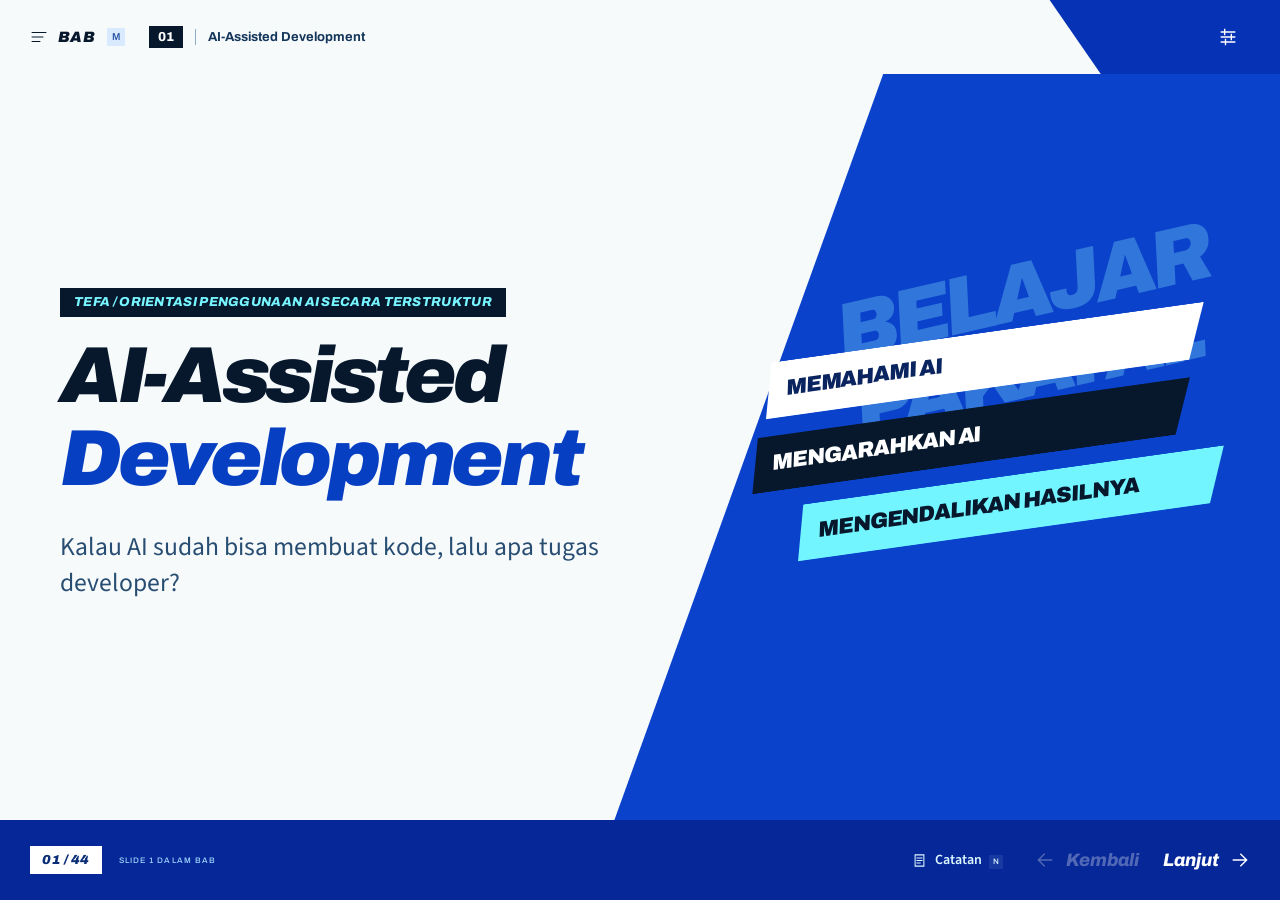
<file: index.html>
<!doctype html>
<html lang="id">
<head>
  <meta charset="utf-8">
  <meta name="viewport" content="width=device-width, initial-scale=1">
  <meta name="theme-color" content="#07182d">
  <meta name="description" content="Presentasi pemateri TEFA tentang mengarahkan pekerjaan AI, menilai rencana, dan menerima hasil berdasarkan bukti.">
  <title>Orientasi Penggunaan AI Tools secara Terstruktur · TEFA</title>
  <link rel="icon" href="favicon.svg" type="image/svg+xml">
  <link rel="stylesheet" href="styles.css">
  <link rel="stylesheet" href="calendar.css">
  <link rel="stylesheet" href="pause-menu.css">
  <link rel="stylesheet" href="presentation.css">
  <link rel="stylesheet" href="case-study.css">
  <link rel="stylesheet" href="story-slides.css">
  <script src="prototypes/p3r-dialogue/dialogue-data.js" defer></script>
  <script src="examples/extracurricular-registration/example.js" defer></script>
  <script src="prototypes/p3r-dialogue/observations.js" defer></script>
  <script src="prototypes/p3r-dialogue/registration-scenario.js" defer></script>
  <script src="prototypes/p3r-dialogue/dialogue-flow.js" defer></script>
  <script src="content.js" defer></script>
  <script src="water.js" defer></script>
  <script src="calendar.js" defer></script>
  <script src="pause-menu.js" defer></script>
  <script src="story-slides.js" defer></script>
  <script src="app.js" defer></script>
</head>
<body>
  <svg class="svg-library" xmlns="http://www.w3.org/2000/svg" aria-hidden="true"><defs>
    <symbol id="i-arrow" viewBox="0 0 24 24"><path d="M4 12h15M13 5l7 7-7 7"/></symbol>
    <symbol id="i-close" viewBox="0 0 24 24"><path d="m5 5 14 14M19 5 5 19"/></symbol>
    <symbol id="i-menu" viewBox="0 0 24 24"><path d="M3 6h18M3 12h14M3 18h10"/></symbol>
    <symbol id="i-settings" viewBox="0 0 24 24"><path d="M4 6h16M4 12h16M4 18h16M8 3v6M16 9v6M9 15v6"/></symbol>
    <symbol id="i-notes" viewBox="0 0 24 24"><path d="M5 3h14v18H5zM8 8h8M8 12h8M8 16h5"/></symbol>
    <symbol id="i-check" viewBox="0 0 24 24"><path d="m5 12 4 4L20 5"/></symbol>
    <symbol id="i-full" viewBox="0 0 24 24"><path d="M9 3H3v6m12-6h6v6M3 15v6h6m12-6v6h-6"/></symbol>
  </defs></svg>
  <a class="skip-link" href="#slide">Langsung ke materi</a>

  <div id="app-shell" class="app-shell">
    <header class="topbar">
      <button id="menu-button" class="chapter-trigger" aria-label="Buka menu bab (M)" aria-haspopup="dialog"><svg><use href="#i-menu"/></svg><span>BAB</span><kbd>M</kbd></button>
      <div class="chapter-context"><span id="chapter-label">01</span><span class="context-divider"></span><strong id="chapter-name">Pengantar</strong></div>
      <div class="header-right"><span id="phase-moon" aria-hidden="true"></span><button id="settings-button" class="icon-button" aria-label="Buka kontrol pemateri" title="Kontrol pemateri"><svg><use href="#i-settings"/></svg></button></div>
    </header>
    <main id="stage" class="stage" aria-label="Materi presentasi"><article id="slide" class="slide" tabindex="-1"></article></main>
    <footer class="slide-footer">
      <div class="footer-location"><strong id="deck-counter">01 / 45</strong><span id="local-counter">SLIDE 1 DALAM BAB</span></div>
      <div class="footer-controls"><button id="notes-button" class="notes-toggle" aria-label="Catatan pemateri" aria-expanded="false" aria-controls="notes-panel"><svg aria-hidden="true"><use href="#i-notes"/></svg><span>Catatan <kbd>N</kbd></span></button><div class="slide-navigation"><button id="previous-button" class="nav-button" aria-label="Slide sebelumnya"><svg class="arrow-back"><use href="#i-arrow"/></svg><span>Kembali</span></button><button id="next-button" class="nav-button nav-next" aria-label="Slide berikutnya"><span>Lanjut</span><svg><use href="#i-arrow"/></svg></button></div></div>
    </footer>
    <section id="notes-panel" class="notes-panel" aria-labelledby="notes-title" hidden><div class="notes-heading"><h2 id="notes-title">Catatan pemateri</h2><button id="close-notes" class="icon-button" aria-label="Tutup catatan"><svg><use href="#i-close"/></svg></button></div><ul id="notes-content"></ul></section>
  </div>
  <button id="exit-clean" class="exit-clean" hidden>Keluar fokus materi <kbd>Esc</kbd></button>

  <dialog id="chapter-menu" class="chapter-menu" aria-label="Pilih bab">
    <canvas id="water-surface" class="water-surface" aria-hidden="true"></canvas>
    <div class="menu-cut" aria-hidden="true"><span class="menu-title menu-title--light"><span class="menu-title-word">TEFA</span><span class="menu-title-number">01</span></span><div class="menu-title-mask"><span class="menu-title"><span class="menu-title-word">TEFA</span><span class="menu-title-number">01</span></span></div></div>
    <nav id="chapter-nav" class="chapter-nav" aria-label="Pilih bab"></nav>
    <section class="pause-topics" aria-labelledby="menu-topic-heading"><h2 id="menu-topic-heading">DALAM BAB INI</h2><ul id="menu-topics"></ul></section>
    <aside class="menu-preview" aria-label="Ringkasan pilihan"><span class="menu-preview-label">BUKA BAB</span><h2 id="menu-preview-name">Pengantar</h2><p id="menu-preview-description"></p></aside>
    <div class="menu-actions"><span class="menu-help"><kbd>↑</kbd> <kbd>↓</kbd> pilih</span><button id="open-menu-selection" class="pause-command"><kbd>Enter</kbd><span>Buka bab</span></button><button id="close-menu" class="menu-close pause-command"><kbd>Esc</kbd><span>Kembali</span></button></div>
    <div class="pause-shards" aria-hidden="true"><i></i><i></i><i></i><i></i></div>
  </dialog>

  <dialog id="settings-dialog" class="modal settings-modal" aria-labelledby="settings-title">
    <div class="modal-head"><div><span class="small-label">PEMATERI</span><h2 id="settings-title">Kontrol presentasi</h2></div><button class="icon-button" data-close-dialog aria-label="Tutup kontrol"><svg><use href="#i-close"/></svg></button></div>
    <div class="setting-list">
      <button id="fullscreen-button"><span>Layar penuh</span><span id="fullscreen-state">Buka <kbd>F</kbd></span></button>
      <button id="clean-button" aria-pressed="false"><span>Fokus materi</span><span id="clean-state">Nonaktif <kbd>P</kbd></span></button>
      <button id="motion-button" aria-pressed="true"><span>Transisi</span><span id="motion-state">Aktif <kbd>T</kbd></span></button>
      <button id="water-button" aria-pressed="true"><span>Gerak air pada menu</span><span id="water-state">Aktif <kbd>L</kbd></span></button>
      <button id="glossary-button"><span>Daftar istilah</span><span> Buka ↗</span></button>
      <button id="home-button"><span>Ke awal</span><span><kbd>Home</kbd></span></button>
    </div>
    <p class="modal-foot">Panah kiri/kanan memindahkan slide. Panah atas/bawah memilih menu materi. <kbd>B</kbd> membuka pembahasan atau respons berikutnya. Semua perpindahan dilakukan manual.</p>
  </dialog>
  <dialog id="glossary-dialog" class="modal" aria-labelledby="glossary-title"><div class="modal-head"><div><span class="small-label">PANDUAN</span><h2 id="glossary-title">Daftar istilah</h2></div><button class="icon-button" data-close-dialog aria-label="Tutup daftar istilah"><svg><use href="#i-close"/></svg></button></div><dl id="glossary-list" class="glossary-list"></dl></dialog>
  <dialog id="prompt-dialog" class="modal prompt-modal" aria-labelledby="prompt-title"><div class="modal-head"><div><span class="small-label">CONTOH INSTRUKSI / PEMATERI</span><h2 id="prompt-title">Instruksi lengkap</h2></div><button class="icon-button" data-close-dialog aria-label="Tutup instruksi"><svg><use href="#i-close"/></svg></button></div><div id="full-prompt-content" class="full-prompt-content"></div><button id="copy-full-prompt" class="action-button">Salin instruksi <span aria-hidden="true">↗</span></button><p id="copy-status" class="copy-status" role="status"></p></dialog>

  <div id="chapter-transition" class="chapter-transition" role="dialog" aria-modal="true" aria-labelledby="transition-title" hidden>
    <div class="calendar-band" aria-hidden="true"></div>
    <div class="calendar-month"><span>TEFA</span><small>BAB</small><strong id="transition-number">10</strong></div>
    <div class="calendar-heading"><h2 id="transition-title"><span id="transition-title-text">Simulasi bersama AI</span></h2></div>
    <svg id="calendar-axis" class="calendar-axis" aria-hidden="true"><line id="calendar-axis-line"/></svg><div id="calendar-track" class="calendar-track" aria-hidden="true"></div><div class="calendar-current-ring" aria-hidden="true"><i></i><i></i><i></i></div><div id="transition-moon" class="calendar-focus-moon" aria-hidden="true"></div><div class="calendar-full-light" aria-hidden="true"></div><button id="skip-transition" class="skip-transition">Lewati transisi <svg><use href="#i-arrow"/></svg></button>
  </div>
  <div id="announcer" class="sr-only" aria-live="polite" aria-atomic="true"></div>
  <div id="notice" class="notice" role="status" hidden></div>
  <noscript><p class="noscript-message">Aktifkan JavaScript untuk membuka presentasi. Materi tersedia lokal tanpa layanan AI.</p></noscript>
</body>
</html>
</file>
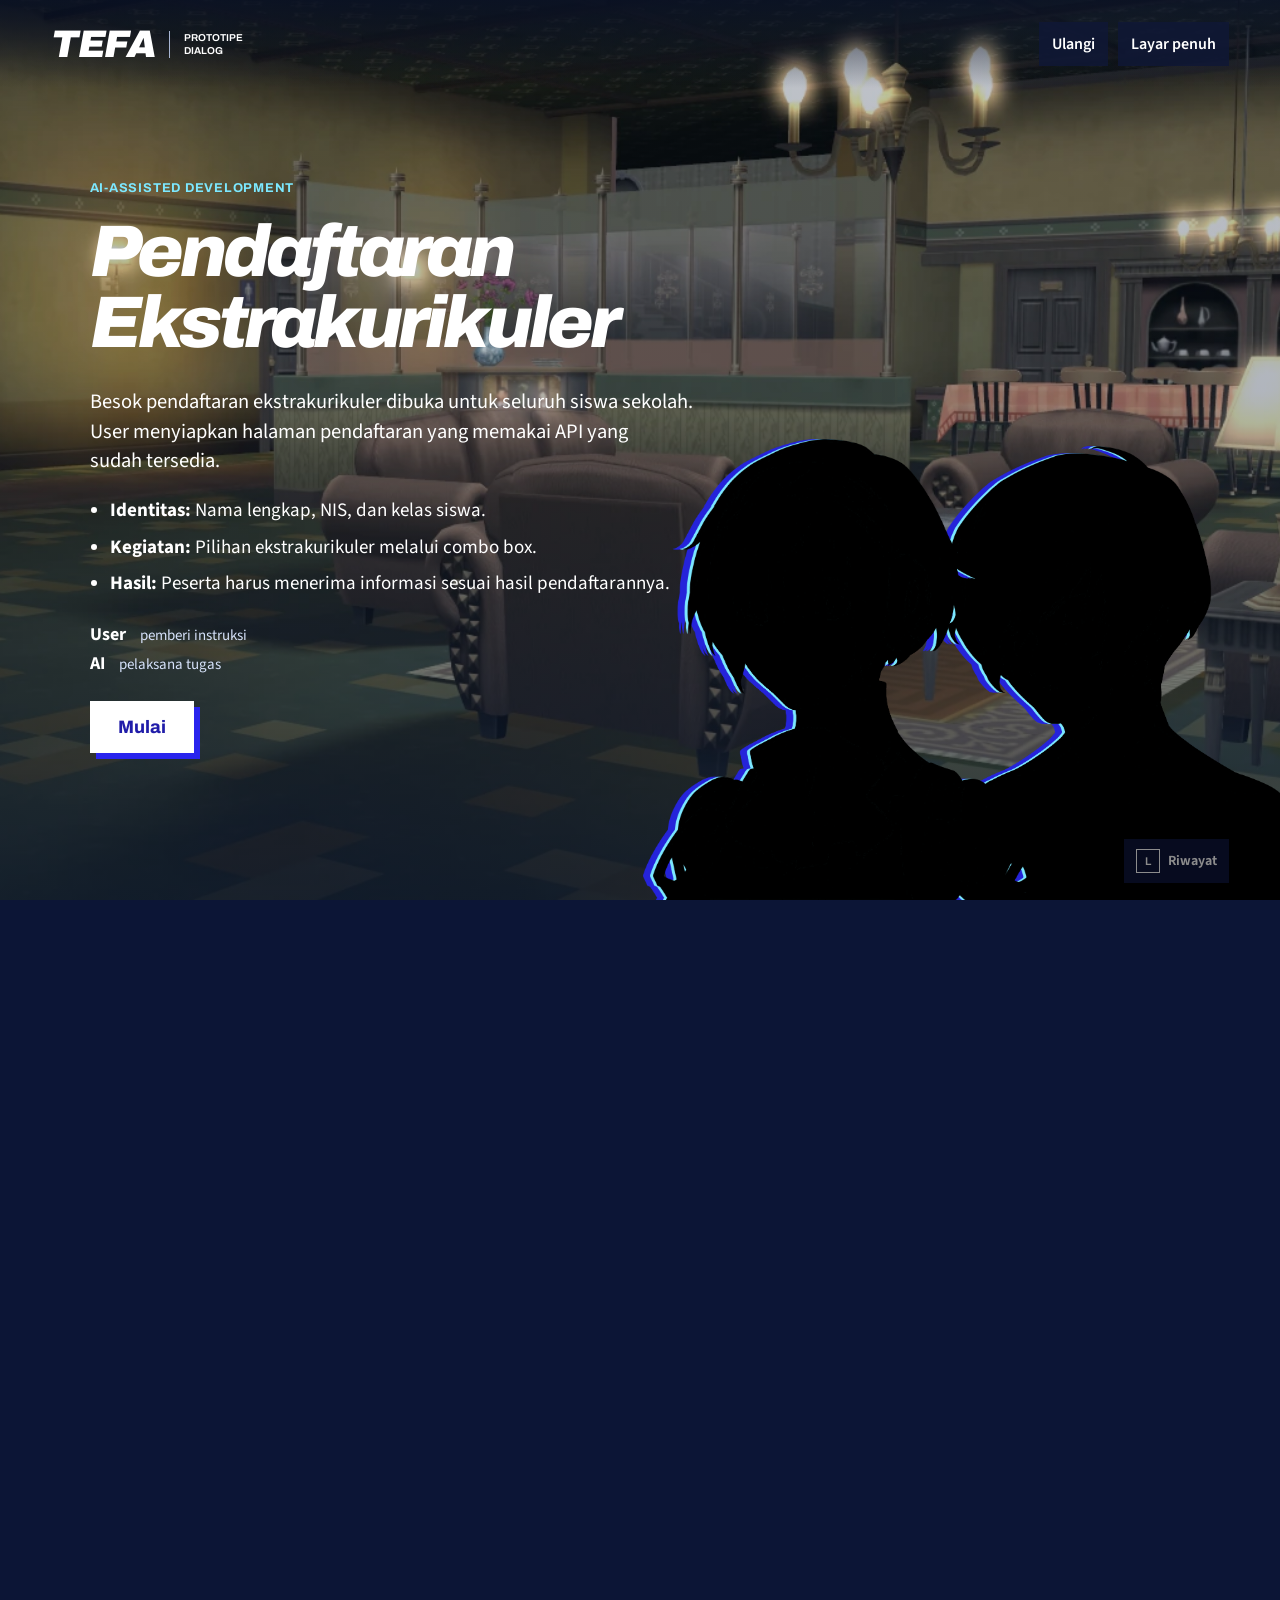
<file: examples/extracurricular-registration/index.html>
<!doctype html>
<html lang="id">
<head>
  <meta charset="utf-8">
  <meta name="viewport" content="width=device-width,initial-scale=1">
  <title>Pendaftaran Ekstrakurikuler | TEFA</title>
  <meta http-equiv="refresh" content="0;url=../../prototypes/p3r-dialogue/index.html?scene=micro">
</head>
<body>
  <main><h1>Pendaftaran Ekstrakurikuler</h1><p><a href="../../prototypes/p3r-dialogue/index.html?scene=micro">Buka percakapan, kode, dan apps</a></p></main>
</body>
</html>
</file>
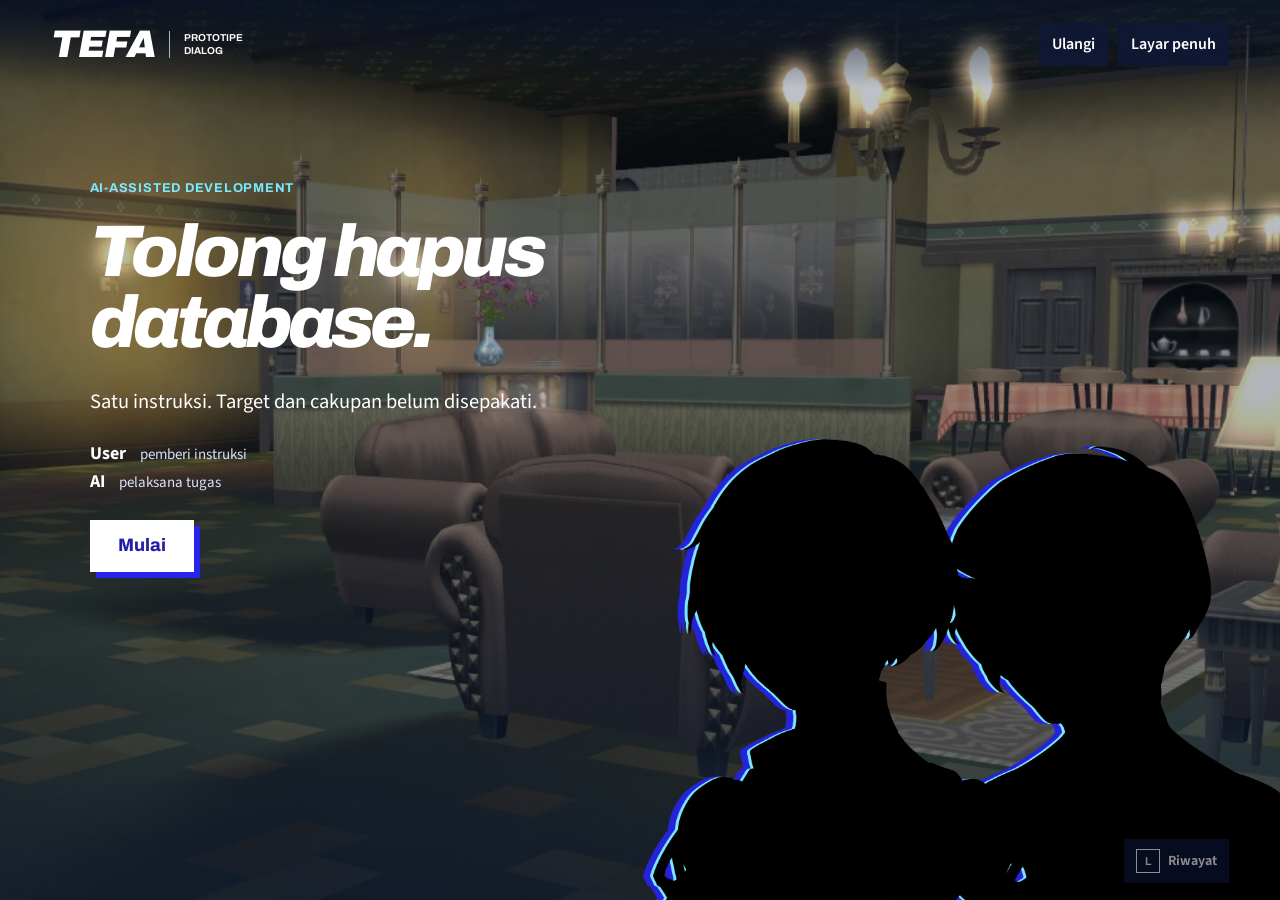
<file: prototypes/p3r-dialogue/index.html>
<!doctype html>
<html lang="id">
<head>
  <meta charset="utf-8">
  <meta name="viewport" content="width=device-width, initial-scale=1">
  <meta name="color-scheme" content="dark light">
  <title>Tools AI untuk AI-Assisted Development · TEFA</title>
  <link rel="icon" href="../../favicon.svg" type="image/svg+xml">
  <link rel="preload" href="assets/aigis.webp" as="image">
  <link rel="preload" href="assets/makoto.webp" as="image">
  <link rel="stylesheet" href="styles.css">
  <link rel="stylesheet" href="workspace.css">
  <script src="dialogue-data.js" defer></script>
  <script src="../../examples/extracurricular-registration/example.js" defer></script>
  <script src="observations.js" defer></script>
  <script src="registration-scenario.js" defer></script>
  <script src="dialogue-flow.js" defer></script>
  <script src="workspace.js" defer></script>
  <script src="story.js" defer></script>
</head>
<body data-mode="intro">
  <header class="topbar">
    <div class="identity"><span class="wordmark">TEFA</span><span class="prototype-label">PROTOTIPE<br>DIALOG</span></div>
    <nav class="utilities" aria-label="Kontrol dialog">
      <button id="restart" type="button">Ulangi</button>
      <button id="fullscreen" type="button" aria-pressed="false">Layar penuh</button>
    </nav>
  </header>

  <svg class="comic-definitions" aria-hidden="true" xmlns="http://www.w3.org/2000/svg"><defs>
    <symbol id="comic-anger" viewBox="0 0 100 100"><path d="M44 8Q47 37 17 35M57 8Q54 37 84 35M17 51Q46 48 43 79M84 51Q55 48 58 79" fill="none" stroke="currentColor" stroke-width="10" stroke-linecap="round"/></symbol>
    <symbol id="comic-surprise" viewBox="0 0 100 100"><path d="M39 6H64L59 61H44Z" fill="currentColor"/><circle cx="51" cy="80" r="9" fill="currentColor"/><path d="M12 18 25 33M78 13 72 32" fill="none" stroke="currentColor" stroke-width="6" stroke-linecap="round"/></symbol>
    <symbol id="comic-shock" viewBox="0 0 100 100"><path d="M12 10H30L27 57H16Z" fill="currentColor"/><circle cx="21" cy="75" r="7" fill="currentColor"/><path d="M49 26C49 3 87 4 87 27 87 43 67 42 67 57" fill="none" stroke="currentColor" stroke-width="11" stroke-linecap="round"/><circle cx="67" cy="76" r="7" fill="currentColor"/></symbol>
    <symbol id="comic-stress" viewBox="0 0 100 100"><path d="M18 12V53M34 7V75M50 14V61M66 6V81M82 14V58" fill="none" stroke="currentColor" stroke-width="6" stroke-linecap="round"/></symbol>
    <symbol id="comic-teasing" viewBox="0 0 100 100"><path d="M20 38Q48 53 78 23Q77 69 46 77Q26 75 20 38Z" fill="#111943" stroke="currentColor" stroke-width="6" stroke-linejoin="round"/><path d="M24 47Q50 59 74 36" fill="none" stroke="#fff" stroke-width="5" stroke-linecap="round"/><path d="M9 19 16 28M35 8 38 20M87 52 96 57" fill="none" stroke="currentColor" stroke-width="6" stroke-linecap="round"/></symbol>
    <symbol id="comic-smoke-0" viewBox="0 0 100 120"><path d="M48 116C24 118 18 106 30 97 12 92 17 73 34 75 24 63 36 52 53 57 58 47 46 43 32 48 15 51 6 38 15 27 7 12 28 3 41 13 49 1 68 6 70 18 91 13 99 34 83 43 89 57 76 68 64 65 76 78 63 91 49 87 44 96 65 102 48 116Z" fill="#b5bbc1" stroke="#75808a" stroke-width="3" stroke-linejoin="round"/><path d="M28 79C22 86 30 94 39 91 31 101 40 107 50 103 54 95 44 92 49 83 42 76 35 76 28 79ZM19 30C17 20 30 16 37 23 41 10 58 12 60 24 73 17 84 29 75 37 81 46 65 52 57 43 46 51 32 45 33 36 25 41 19 37 19 30Z" fill="#f8f9fa"/><path d="M54 60C67 57 72 64 63 73 77 79 63 89 52 83 65 76 57 70 54 60Z" fill="#dce0e3"/></symbol>
    <symbol id="comic-smoke-1" viewBox="0 0 100 120"><path d="M47 116C52 100 30 98 37 84 19 93 5 79 14 66 1 56 9 38 23 41 20 26 39 19 48 31 56 15 77 24 76 37 96 31 103 55 88 62 100 77 83 91 68 84 74 98 54 100 54 116Z" fill="#bec4c9" stroke="#75808a" stroke-width="3" stroke-linejoin="round"/><path d="M16 54C13 43 29 41 33 48 30 32 47 29 53 41 60 28 77 35 72 49 87 38 96 57 82 62 89 75 69 83 62 70 53 82 38 75 41 64 27 73 13 66 16 54Z" fill="#fff"/><path d="M25 75C37 81 43 72 48 78 47 91 66 91 58 101 47 97 35 96 40 86 32 88 22 83 25 75Z" fill="#e0e3e5"/></symbol>
    <symbol id="comic-smoke-2" viewBox="0 0 100 120"><path d="M48 117C33 103 53 95 35 84 19 88 8 74 18 62 5 55 10 38 25 41 15 29 22 15 35 20 35 6 54 4 60 16 72 4 91 16 85 30 100 38 94 55 79 54 87 68 71 78 62 70 59 82 77 92 63 101 57 106 61 113 56 117Z" fill="#afb7be" stroke="#75808a" stroke-width="3" stroke-linejoin="round"/><path d="M25 67C17 59 21 48 31 50 25 41 31 34 40 38 40 26 55 25 58 37 64 30 74 35 71 46 82 40 90 54 79 60 71 57 64 59 65 67 52 63 42 73 41 81 31 81 23 76 25 67Z" fill="#f9fafb"/><path d="M43 21C42 12 55 12 57 23 66 14 82 18 78 31 67 23 63 35 56 29 48 33 43 28 43 21ZM47 87C59 89 64 99 55 104 49 101 44 95 47 87Z" fill="#dce1e5"/></symbol>
    <symbol id="comic-smoke-3" viewBox="0 0 100 120"><g fill="#c0c6cb" stroke="#75808a" stroke-width="3"><path d="M47 116C35 109 36 99 46 98 40 88 53 81 60 90 70 94 63 108 55 107L53 117Z"/><path d="M24 64C9 61 8 43 20 38 14 23 31 16 41 27 50 15 68 24 64 39 80 41 78 59 66 63 60 76 43 73 39 63 34 71 26 70 24 64Z"/><path d="M70 18C66 9 77 1 84 8 96 5 99 19 90 22 88 32 72 29 70 18Z"/></g><path d="M19 43C18 32 32 30 38 37 41 26 56 30 53 41 66 37 71 50 59 56 52 65 40 59 39 52 28 59 18 53 19 43ZM45 101C43 95 54 92 57 99 64 106 49 110 45 101Z" fill="#fff"/></symbol>
    <symbol id="comic-spark" viewBox="0 0 100 100"><path d="M53 4 27 37 52 33 29 67 47 61 39 96 72 49 49 54 70 20 48 27Z" fill="#b8f8ff" stroke="#fff" stroke-width="2" stroke-linejoin="round"/></symbol>
  </defs></svg>
  <main id="scene" class="scene" data-mode="intro" data-speaker="ai" data-emotion="neutral" tabindex="-1">
    <div class="scene-backdrop" aria-hidden="true"></div>
    <div class="scene-environment" aria-hidden="true"><div class="environment-light"></div><div class="environment-panel environment-panel--back"></div><div class="environment-panel environment-panel--front"></div><div class="environment-floor"></div></div>
    <figure id="portrait-ai" class="portrait portrait-ai">
      <img src="assets/aigis.webp" width="1113" height="1337" alt="Siluet hitam pembicara AI" fetchpriority="high">
      <div id="ai-health" class="ai-health" hidden role="img" aria-label="Kondisi AI stabil"><div class="health-status"><div class="health-ribbon"><span class="health-label" aria-hidden="true">HP</span><div class="health-track"><i id="health-fill"></i></div></div></div><span id="health-description" class="sr-only">Stabil</span></div>
      <div class="emotion-layer" aria-hidden="true"></div>
    </figure>
    <figure id="portrait-user" class="portrait portrait-user">
      <img src="assets/makoto.webp" width="1111" height="1359" alt="Siluet hitam pembicara User">
      <div class="emotion-layer" aria-hidden="true"></div>
    </figure>
    <figure id="portrait-students" class="portrait portrait-students" hidden aria-label="Murid lain yang sedang berbicara">
      <div class="student student-left" data-pupil="left" hidden><img src="assets/akihiko.webp" width="1111" height="1392" alt="Siluet murid pertama"><div class="emotion-layer" aria-hidden="true"></div></div>
      <div class="student student-right" data-pupil="right" hidden><img src="assets/junpei.webp" width="1181" height="1346" alt="Siluet murid kedua"><div class="emotion-layer" aria-hidden="true"></div></div>
      <div class="student student-front" data-pupil="front" hidden><img src="assets/yukari.webp" width="944" height="1338" alt="Siluet murid ketiga"><div class="emotion-layer" aria-hidden="true"></div></div>
    </figure>

    <section id="intro" class="intro" aria-labelledby="scene-title">
      <p class="section-label">AI-ASSISTED DEVELOPMENT</p>
      <h1 id="scene-title">Tolong hapus<br>database.</h1>
      <p class="intro-context"></p>
      <ul id="scene-requirements" class="scene-requirements" hidden></ul>
      <p class="cast">User <span>pemberi instruksi</span><br>AI <span>pelaksana tugas</span></p>
      <button id="start" class="primary-button" type="button" disabled>Memuat…</button>
      <p id="asset-status" class="asset-status" role="status">Memuat gambar.</p>
    </section>

    <section id="playfield" class="playfield" aria-label="Dialog" hidden>
      <section id="choices" class="choices" aria-labelledby="choice-heading" hidden>
        <h2 id="choice-heading" class="sr-only">Pilih instruksi User</h2>
        <p class="choice-instruction">Instruksi User</p>
        <div id="choice-list" class="choice-list"></div>
      </section>
      <div class="speech-shell">
        <div class="nameplate"><span id="speaker-name">User</span></div>
        <div class="speech-content">
          <p id="code-reference" class="code-reference" hidden></p>
          <p id="spoken-line" class="spoken-line"><span id="line-reserve" aria-hidden="true"></span><span id="spoken-text" aria-hidden="true"></span><span id="accessible-line" class="sr-only"></span></p>
          <button id="next" class="next-button" type="button"><span id="next-label">Lanjut</span><svg aria-hidden="true" viewBox="0 0 48 28" width="40" height="24"><path d="M4 3 24 23 44 3" fill="none" stroke="currentColor" stroke-width="4"/></svg></button>
        </div>
      </div>
    </section>

    <section id="ending" class="ending" aria-labelledby="ending-title" hidden>
      <h2 id="ending-title"></h2>
      <button id="open-conclusion" class="primary-button" type="button">Lihat hasil</button>
    </section>

    <section id="conclusion" class="conclusion" aria-labelledby="conclusion-title" hidden></section>
  </main>

  <section id="registration-workspace" class="registration-workspace" hidden aria-label="Kode dan apps pendaftaran">
    <section id="code-view" class="workspace-view code-view" hidden>
      <h1 class="sr-only">Kode frontend</h1>
      <div class="code-layout">
        <nav class="project-files" aria-label="Berkas frontend">
          <p class="project-root">pendaftaran/</p>
          <p id="project-empty" class="project-empty">Belum ada berkas.</p>
          <div id="project-file-list">
            <button type="button" data-code-file="html"><span aria-hidden="true">HTML</span>index.html</button>
            <button type="button" data-code-file="css"><span aria-hidden="true">CSS</span>styles.css</button>
            <button type="button" data-code-file="js"><span aria-hidden="true">JS</span>app.js</button>
          </div>
          <p id="project-css-status" class="project-note" hidden>Stylesheet belum dibuat.</p>
        </nav>
        <section class="code-editor" aria-label="Kode berkas terpilih">
          <p class="code-file-name" id="code-file-name">Belum ada berkas</p>
          <p class="code-context" id="code-context">Kode muncul setelah AI membuat formulir.</p>
          <div class="code-discussion"><p id="code-selection-status" class="code-selection-status" role="status">Belum ada kode ditandai.</p><div class="code-selection-actions"><button id="code-clear" type="button" disabled>Hapus tanda</button><button id="code-discuss" type="button" disabled>Bahas kode ini</button></div></div>
          <pre class="source-code" id="source-code" tabindex="0" aria-label="Isi berkas. Klik atau blok teks kode yang ingin dibahas." aria-describedby="code-context"></pre>
        </section>
      </div>
    </section>
    <section id="apps-view" class="workspace-view apps-view" hidden aria-label="Coba formulir dan lihat response">
      <h1 class="sr-only">Formulir dan response pendaftaran</h1>
      <div class="apps-tools"><label for="response-topic" class="sr-only">Hasil percobaan terakhir</label><select id="response-topic" disabled><option value="">Belum ada hasil</option></select><button id="response-discuss" type="button" disabled>Bahas hasil percobaan</button><button id="appearance-discuss" type="button">Bahas tampilan</button><button id="clear-response" type="button">Sembunyikan hasil</button></div>
      <iframe id="registration-preview" title="Formulir pendaftaran dan response backend" sandbox="allow-scripts allow-forms" width="1280" height="900"></iframe>
      <p class="workspace-note" id="workspace-note" role="status">Coba formulirnya, lalu pilih Bahas hasil percobaan untuk membicarakan hasilnya dengan AI.</p>
    </section>
  </section>

  <footer class="bottom-controls">
    <nav id="workspace-nav" class="workspace-nav" hidden aria-label="Tampilan contoh"><button type="button" data-workspace-view="ai"><kbd>1</kbd> AI</button><button type="button" data-workspace-view="code"><kbd>2</kbd> Kode</button><button type="button" data-workspace-view="apps"><kbd>3</kbd> Apps</button></nav>
    <div class="playback-controls"><span id="keyboard-hint"><kbd>Enter</kbd> Lanjut</span><button id="heat-motion" type="button" aria-label="Jeda efek overheat" aria-pressed="false" hidden>Jeda efek</button><button id="log" type="button" disabled><kbd>L</kbd> Riwayat</button></div>
  </footer>

  <dialog id="history" aria-labelledby="history-title">
    <header class="history-header"><h2 id="history-title">Riwayat dialog</h2><button id="close-history" type="button">Tutup <kbd>Esc</kbd></button></header>
    <ol id="history-list"></ol>
  </dialog>
  <p id="announcer" class="sr-only" role="status" aria-atomic="true"></p>
  <noscript><p class="script-warning">Aktifkan JavaScript untuk menjalankan prototipe dialog ini.</p></noscript>
</body>
</html>
</file>
<file: styles.css>
@charset "UTF-8";
@font-face{font-family:Archivo;src:url('assets/fonts/archivo-latin.woff2') format('woff2');font-weight:100 900;font-style:normal;font-display:swap}
@font-face{font-family:Archivo;src:url('assets/fonts/archivo-italic-latin.woff2') format('woff2');font-weight:100 900;font-style:italic;font-display:swap}
@font-face{font-family:'Source Sans 3';src:url('assets/fonts/source-sans-3-latin.woff2') format('woff2');font-weight:200 900;font-style:normal;font-display:swap}
:root{color-scheme:dark;--navy:#07182d;--deep:#031024;--blue:#144df2;--cyan:#56e9f4;--white:#f7fafb;--gold:#ffe6a0;--red:#fe3159;--muted:#9eafc6;--line:#8198b633;--heading:Archivo,Arial,sans-serif;--body:'Source Sans 3',Arial,sans-serif;--page:clamp(36px,5.6vw,108px);--body-size:clamp(23px,1.9vw,34px);--ease:cubic-bezier(.16,1,.3,1)}
*{box-sizing:border-box}
body{margin:0;background:var(--navy);color:var(--white);font:400 20px/1.45 var(--body);overflow:hidden;-webkit-font-smoothing:antialiased}
button{font:inherit;color:inherit;border:0;border-radius:0;cursor:pointer;touch-action:manipulation}
button:disabled{opacity:.3;cursor:default}
button,a{-webkit-tap-highlight-color:transparent}
:focus,:focus-visible{outline:none}
button::-moz-focus-inner{border:0}
button:focus-visible{color:var(--cyan)}
a{color:inherit;text-underline-offset:4px}
button svg{width:20px;height:20px;fill:none;stroke:currentColor;stroke-width:1.65;stroke-linecap:square;stroke-linejoin:miter;flex-shrink:0}
button:hover:not(:disabled){color:var(--cyan)}
h1,h2,h3,p,blockquote,dl,dd{margin:0}
ul,ol{margin:0}
[hidden]{display:none!important}
.svg-library{position:absolute;width:0;height:0;overflow:hidden}
.sr-only{position:absolute;width:1px;height:1px;margin:-1px;padding:0;overflow:hidden;clip:rect(0,0,0,0);white-space:nowrap;border:0}
.skip-link{position:fixed;left:12px;top:12px;z-index:150;padding:12px 18px;background:white;color:var(--navy);transform:translateY(-160%);font-weight:700}
.skip-link:focus{transform:none}
kbd{font:500 10px/1 var(--heading);padding:4px 5px;background:#a5c3f01c;color:inherit;display:inline-block}
.app-shell{height:100dvh;display:flex;flex-direction:column;position:relative;isolation:isolate}
.topbar{height:78px;flex-shrink:0;padding:0 32px;display:flex;align-items:center;gap:26px;position:relative;z-index:2}
.chapter-trigger{display:flex;align-items:center;gap:10px;min-height:42px;background:transparent;font:800 11px var(--heading);letter-spacing:1.4px;padding:6px 0}
.chapter-trigger svg{width:18px;height:18px}
.chapter-trigger kbd{color:#879ebd;margin-left:2px}
.chapter-context{display:flex;align-items:center;gap:12px;color:#b7c5d8;font:500 11px var(--heading)}
#chapter-label{color:var(--cyan);font-weight:800}
.context-divider{height:16px;width:1px;background:#7c92ae4d}
.chapter-context strong{font-weight:500}
.header-right{margin-left:auto;display:flex;align-items:center;gap:25px}
.lunar-status{display:flex;align-items:center;gap:9px;font:500 10px var(--heading);color:#cbd7e9;text-transform:uppercase;letter-spacing:1.1px}
#phase-moon{width:26px;height:26px;color:var(--cyan)}
.full-moon-material #phase-moon{color:var(--gold)}
.moon-svg{display:block;width:100%;height:100%;overflow:visible}
.icon-button{width:38px;min-height:38px;background:transparent;display:inline-flex;align-items:center;justify-content:center;padding:7px}
.icon-button:hover,.icon-button:focus-visible{background:#96b6e119}
.stage{flex:1;min-height:0;overflow:auto;position:relative;scrollbar-width:thin;scrollbar-color:#45658e var(--navy)}
.slide{position:relative;min-height:100%;display:flex;flex-direction:column;padding:35px var(--page) 30px;overflow-wrap:break-word;isolation:isolate}
.slide::after{content:"";position:absolute;right:0;bottom:0;width:14%;height:5px;background:var(--blue);pointer-events:none}
.slide-heading{position:relative;z-index:1;flex-shrink:0;margin-bottom:clamp(25px,4vh,45px)}
.eyebrow{font:600 10px/1.3 var(--heading);letter-spacing:2.1px;color:var(--muted);margin-bottom:18px}
.slide-heading h1{font:800 clamp(38px,3.9vw,70px)/1.07 var(--heading);letter-spacing:-2.3px;max-width:1160px;text-wrap:balance}
.small-label{font:700 10px/1.4 var(--heading);letter-spacing:1.5px;text-transform:uppercase;display:block;color:var(--muted)}
.slide-note{font-size:clamp(18px,1.35vw,24px);line-height:1.4;color:#b8c8dd;margin-top:25px;max-width:1150px;padding-left:15px;position:relative}
.slide-note::before{content:"";position:absolute;left:0;top:8px;width:3px;height:calc(100% - 14px);min-height:10px;background:var(--cyan)}
.slide-footer{height:83px;flex-shrink:0;display:flex;align-items:center;justify-content:space-between;padding:0 32px;gap:20px;position:relative;z-index:2}
.footer-location{display:flex;align-items:center;gap:17px}
#deck-counter{font:700 13px var(--heading);letter-spacing:1px;color:#d5e1f1;white-space:nowrap}
#local-counter{font:500 8px var(--heading);letter-spacing:1.1px;color:#758ba8}
.footer-controls{display:flex;align-items:center;gap:32px}
.notes-toggle{display:flex;align-items:center;gap:8px;background:transparent;color:#8fa7c8;font-size:12px;padding:9px 0}
.notes-toggle svg{width:15px;height:15px}
.notes-toggle kbd{font-size:8px;padding:3px 4px;margin-left:4px}
.notes-toggle[aria-expanded=true]{color:var(--cyan)}
.slide-navigation{display:flex;align-items:center;gap:24px}
.nav-button{display:flex;align-items:center;gap:11px;background:transparent;padding:10px 0;font:600 14px var(--heading);min-height:44px}
.nav-next{color:var(--cyan);font-weight:800}
.arrow-back{transform:rotate(180deg)}
.nav-button:hover svg{transform:translateX(4px)}
.nav-button:hover .arrow-back{transform:rotate(180deg) translateX(4px)}
.nav-button svg{transition:transform 180ms var(--ease)}
.action-button{display:inline-flex;align-items:center;justify-content:space-between;gap:22px;min-height:43px;padding:12px 17px;background:var(--cyan);color:var(--navy);font:700 12px/1.3 var(--heading);align-self:flex-start}
.action-button:hover:not(:disabled),.action-button:focus-visible{background:white;color:var(--navy)}
.action-button svg{width:16px;height:16px}
.text-button{background:transparent;display:inline-flex;align-items:center;gap:12px;padding:10px 0;font:600 12px/1.3 var(--heading);color:#a6c5ed}
.text-button:focus-visible{background:#96b6e119;color:white}
.text-button svg{width:15px;height:15px}
.finding{border-left:3px solid var(--cyan);padding:0 0 0 18px;margin-top:23px}
.finding .small-label{color:var(--cyan);font-size:9px;margin-bottom:9px}
.finding h2{font:700 clamp(22px,1.85vw,32px)/1.2 var(--heading);letter-spacing:-.7px;margin-bottom:8px}
.finding p{font-size:clamp(21px,1.65vw,28px);line-height:1.4;color:#c6d8ef}

/* 01 — Pembuka: tipografi dan satu objek geometris sebagai pusat komposisi. */
.slide--cover{padding-top:10px;overflow:hidden;justify-content:center}
.slide--cover::before{content:"";position:absolute;inset:0;z-index:-1;background:#1049eb;clip-path:polygon(77% 0,100% 0,100% 100%,58% 100%)}
.slide--cover::after{display:none}
.cover-composition{display:grid;grid-template-columns:1.6fr 1fr;gap:35px;align-items:center;padding-bottom:25px;flex:1}
.cover-type{padding-top:25px;z-index:1}
.cover-type .eyebrow{color:#a2b5d1;letter-spacing:2.5px;margin-bottom:40px}
.cover-intro{display:block;font:700 clamp(28px,3.1vw,55px)/1.08 var(--heading);letter-spacing:-1.7px;margin-bottom:5px}
.cover-word{display:block;font:900 italic clamp(90px,12.6vw,235px)/.98 var(--heading);letter-spacing:-.085em;color:var(--cyan);margin-left:-7px;white-space:nowrap}
.cover-subtitle{font-size:clamp(24px,2vw,36px);line-height:1.4;max-width:560px;color:#d7e2f1;margin-top:27px}
.cover-keywords{display:flex;flex-direction:column;gap:11px;margin-top:47px}
.cover-keywords span{display:flex;align-items:center;gap:15px;font:600 9px var(--heading);letter-spacing:1.5px}
.cover-keywords b{font-weight:600;color:#637e9f;font-size:9px}
.cover-device{position:relative;aspect-ratio:1;display:flex;align-items:center;justify-content:center;transform:rotate(-12deg);margin-left:-20px}
.device-disc{width:86%;height:86%;border-radius:50%;background:var(--white);color:var(--navy);position:relative;display:flex;align-items:center;justify-content:center}
.device-disc>span{font:900 italic clamp(94px,12vw,200px)/1 var(--heading);letter-spacing:-.11em;margin-right:25px}
.device-disc svg{position:absolute;width:34%;height:34%;right:-5%;top:4%;fill:none;stroke:var(--cyan);stroke-width:15;stroke-linecap:square}
.device-axis{position:absolute;width:125%;height:1px;background:#b4ceff75;transform:rotate(-30deg)}
.device-label{position:absolute;right:-3%;bottom:0;transform:rotate(12deg);font:500 9px/1.7 var(--heading);letter-spacing:2px;text-align:right}
.device-label strong{font-weight:800;color:white}

/* 02 — Pembagian peran dengan satu hierarki kontras utama. */
.roles-layout{display:grid;grid-template-columns:1.08fr 60px 1fr;gap:30px;align-items:center;margin:auto 0;padding:12px 0}
.roles-layout h2{font:800 clamp(28px,3vw,52px)/1.05 var(--heading);letter-spacing:-1.7px;margin:19px 0 25px;max-width:470px}
.role-human h2{color:var(--cyan)}
.roles-layout ul{list-style:none;padding:0;display:grid;gap:13px;font-size:var(--body-size);line-height:1.35}
.roles-layout li{padding-left:15px;position:relative}
.roles-layout li::before{content:"";width:4px;height:4px;background:currentColor;position:absolute;left:0;top:.6em}
.role-ai{color:#bdcce0}
.role-ai h2{color:white}
.role-cross{font:300 45px var(--heading);color:#405b7b;align-self:center}

/* 03 — Perbandingan dengan bidang terang dan penanda yang kontras. */
.slide--comparison{color:var(--navy);background:var(--white)}
.slide--comparison::before{content:"";position:absolute;inset:0;z-index:-1;background:#e6eef3;clip-path:polygon(56% 0,100% 0,100% 100%,41% 100%)}
.slide--comparison .eyebrow{color:#506982}
.comparison-layout{display:grid;grid-template-columns:1fr 1fr;gap:9%;margin:auto 0;padding-bottom:15px}
.comparison-side{position:relative;padding-top:15px}
.comparison-index{display:block;font:900 italic 70px/1 var(--heading);color:#194fe9;letter-spacing:-5px;margin-bottom:30px}
.comparison-side .small-label{color:#46627e}
.comparison-side h2{font:800 clamp(28px,2.9vw,50px)/1.1 var(--heading);letter-spacing:-1.5px;margin:14px 0 21px;max-width:500px}
.comparison-side p{font-size:var(--body-size);line-height:1.4;max-width:470px;color:#28435e}
.slide--comparison .slide-note{color:#47647f}
.slide--comparison .slide-note::before{background:#194fe9}

/* 04 — Situasi konkret melalui ilustrasi perilaku aplikasi. */
.situation-layout{display:grid;grid-template-columns:1fr 1fr;gap:7%;align-items:center;margin:auto 0}
.form-illustration{background:#f5fafb;color:var(--navy);padding:24px 26px 19px;position:relative;box-shadow:11px 11px 0 #134ae140}
.illustration-top{display:flex;justify-content:space-between;gap:10px;font:700 8px/1.3 var(--heading);letter-spacing:1.1px;color:#506e90;padding-bottom:24px}
.illustration-top span:last-child{color:#8aa0b8;font-size:7px}
.illustration-field>span{display:block;font:600 9px var(--heading);letter-spacing:1px;color:#67829d;margin-bottom:12px}
.illustration-field strong{display:block;background:#e5eef3;min-height:65px;padding:17px;font-size:24px;font-weight:400;color:#658198;white-space:pre-wrap}
.illustration-result{display:flex;gap:11px;align-items:center;padding:26px 0 20px;font-size:clamp(22px,1.85vw,32px);line-height:1.2}
.illustration-result strong{font-weight:600}
.result-dot{width:8px;height:8px;border-radius:50%;flex-shrink:0}
.illustration-result.success{color:#19724f}.success .result-dot{background:#19724f}
.illustration-result.error{color:#a12f45}.error .result-dot{background:#a12f45}
.illustration-caption{display:block;font-size:11px;color:#6c849b;padding-top:10px;border-top:1px solid #d0dfe7}
.situation-reading>.small-label{color:var(--cyan);margin-bottom:14px}
.large-reading{font-size:clamp(26px,2.1vw,37px);line-height:1.35;font-weight:500;margin-bottom:25px;max-width:560px}
.situation-reading .finding{margin-top:22px}

/* 05 — Brief dan kriteria memakai susunan editorial bernomor. */
.brief-layout{display:grid;gap:25px;margin:auto 0;padding:10px 0}
.brief-layout>div{display:grid;grid-template-columns:.55fr 1fr;gap:40px;align-items:baseline;border-bottom:1px solid var(--line);padding-bottom:23px}
.brief-layout dt{font:700 clamp(23px,1.8vw,32px)/1.2 var(--heading);letter-spacing:-.5px}
.brief-layout dt span{display:inline-block;min-width:53px;font-size:13px;color:var(--cyan);letter-spacing:0}
.brief-layout dd{font-size:var(--body-size);line-height:1.4;color:#d1dff0}
.criteria-layout{display:grid;gap:23px;margin:auto 0;max-width:1150px}
.criteria-layout section{display:grid;grid-template-columns:50px 1fr 27px;gap:25px;padding:0 0 24px;border-bottom:1px solid var(--line);align-items:center}
.criteria-number{font:500 14px var(--heading);color:#7297c1}
.criteria-layout h2{font:700 clamp(24px,2vw,35px)/1.2 var(--heading);margin-bottom:7px;letter-spacing:-.7px}
.criteria-layout p{font-size:var(--body-size);color:#b7cde7;line-height:1.35}
.criteria-layout svg{fill:none;stroke:var(--cyan);stroke-width:1.5;width:26px;height:26px}

/* 06 — Peta alat: setiap lapisan punya tempat dan fungsi. */
.slide--ecosystem{background:#eaf3f6;color:var(--navy)}
.slide--ecosystem .eyebrow{color:#53718b}
.ecosystem-layout{display:grid;grid-template-columns:repeat(3,minmax(0,1fr));position:relative;margin:auto 0;gap:45px;padding:25px 0}
.ecosystem-layout section{min-width:0}
.ecosystem-layout .small-label{color:#627e96;margin-bottom:45px;font-size:9px}
.ecosystem-layout h2{font:900 italic clamp(38px,4vw,70px)/1 var(--heading);letter-spacing:-2.3px;margin-bottom:25px}
.ecosystem-layout section:first-child h2{color:var(--blue)}
.ecosystem-layout p{font-size:var(--body-size);line-height:1.35;color:#365470;max-width:350px}
.ecosystem-examples{font:600 10px/1.6 var(--heading);margin-top:32px;max-width:320px;color:#54728e}
.ecosystem-link{position:absolute;top:36%;font-size:30px;color:#84a3c1}
.link-one{left:30%}.link-two{left:65%}
.slide--ecosystem .slide-note{color:#44627e}
.slide--ecosystem .slide-note::before{background:var(--blue)}
.route-layout{display:flex;align-items:center;gap:30px;margin:auto 0;padding:25px 0}
.route-layout section{flex:1;min-width:0}
.route-number{font:500 12px var(--heading);color:#7294bc;display:block;margin-bottom:28px}
.route-layout h2{font:800 clamp(30px,3.3vw,56px)/1 var(--heading);letter-spacing:-1.7px;color:var(--cyan);margin-bottom:20px}
.route-layout p{font-size:var(--body-size);line-height:1.35;color:#bed2ec}
.route-connector{font-size:35px;color:#47688f}

/* 07 — Pilihan bagian instruksi menjelaskan fungsi setiap informasi. */
.prompt-layout{display:grid;grid-template-columns:.65fr 1.4fr;gap:8%;align-items:center;margin:auto 0;padding:10px 0}
.prompt-selector{display:grid;gap:11px}
.prompt-selector button{background:transparent;display:flex;align-items:center;justify-content:flex-start;gap:17px;padding:17px 12px;text-align:left;color:#7694bb;font:700 15px var(--heading);letter-spacing:1px;min-height:54px}
.prompt-selector button span{font-size:10px;font-weight:500;min-width:22px}
.prompt-selector button b{margin-left:auto;font-size:21px;visibility:hidden}
.prompt-selector button[aria-pressed=true]{background:var(--cyan);color:var(--navy);clip-path:polygon(3% 0,100% 0,97% 100%,0 100%)}
.prompt-selector button[aria-pressed=true] b{visibility:visible}
.prompt-selector button:focus-visible{background:var(--white);color:var(--navy)}
.prompt-reading .small-label{margin-bottom:24px}
.prompt-reading blockquote{font:700 clamp(27px,2.7vw,46px)/1.23 var(--heading);letter-spacing:-1.3px;max-width:740px}
.prompt-reading .text-button{margin-top:28px}
.context-layout{display:grid;grid-template-columns:1fr 1.1fr;gap:9%;align-items:center;margin:auto 0}
.context-core{position:relative}
.context-core .small-label{color:var(--cyan);margin-bottom:22px}
.context-core h2{font:800 clamp(32px,3.4vw,59px)/1.05 var(--heading);letter-spacing:-2px;max-width:480px}
.context-mark{display:block;font:500 90px/1 var(--heading);color:var(--cyan);margin-top:20px}
.context-layout dl{display:grid;gap:24px}
.context-layout dl>div{border-top:1px solid var(--line);padding-top:17px}
.context-layout dt{color:var(--cyan);font:600 16px var(--heading);margin-bottom:9px}
.context-layout dd{font-size:var(--body-size);line-height:1.35;color:#ccdef1}
.layers-layout{display:grid;grid-template-columns:repeat(3,minmax(0,1fr));gap:50px;margin:auto 0;align-items:start}
.layer-top{display:flex;align-items:center;gap:14px;padding-bottom:24px;border-bottom:1px solid var(--line);margin-bottom:28px}
.layer-number{font:600 12px var(--heading);color:#607fa6}
.layer-top .small-label{color:var(--cyan)}
.layers-layout h2{font:800 clamp(26px,2.5vw,43px)/1.1 var(--heading);letter-spacing:-1.2px;margin-bottom:25px}
.layers-layout p{font-size:var(--body-size);line-height:1.4;color:#bfd3eb}

/* 08 — Titik pemeriksaan, koreksi, dan kendali akses. */
.checkpoints-layout{display:grid;grid-template-columns:repeat(3,minmax(0,1fr));gap:45px;list-style:none;padding:20px 0;margin:auto 0}
.checkpoint-index{display:block;font:900 italic 70px/1 var(--heading);color:var(--cyan);letter-spacing:-5px;margin-bottom:30px}
.checkpoints-layout h2{font:700 clamp(25px,2vw,35px)/1.15 var(--heading);letter-spacing:-.8px;margin-bottom:20px;max-width:300px}
.checkpoints-layout p{font-size:var(--body-size);line-height:1.4;color:#bdcfe4}
.feedback-layout{display:grid;grid-template-columns:.7fr 1.5fr;gap:65px;align-items:start;margin:auto 0;padding:15px 0}
.feedback-vague{color:#7c96b5}
.feedback-vague p{font-size:clamp(25px,2vw,35px);line-height:1.35;margin-top:20px}
.feedback-specific .small-label{color:var(--cyan);margin-bottom:20px}
.feedback-specific blockquote{font-size:clamp(27px,2.3vw,40px);line-height:1.4;color:#ecf4ff}
.feedback-bottom{display:grid;grid-template-columns:1fr 1.5fr;gap:40px;align-items:start;margin-top:20px}
.feedback-bottom .finding{margin-top:0}
.boundaries-layout{display:grid;grid-template-columns:1fr 1fr;gap:9%;align-items:center;margin:auto 0}
.boundary-statement{font:800 clamp(33px,3.6vw,63px)/1.05 var(--heading);color:var(--cyan);letter-spacing:-2px;max-width:510px}
.boundaries-layout dl{display:grid;gap:24px}
.boundaries-layout dt{font:700 17px var(--heading);margin-bottom:8px}
.boundaries-layout dd{font-size:var(--body-size);line-height:1.35;color:#bacce3}
.assignment-layout{display:grid;grid-template-columns:1fr 1fr;gap:10%;margin:auto 0;align-items:start}
.assignment-layout h2{font:800 clamp(36px,4vw,70px)/1.03 var(--heading);letter-spacing:-2.4px;color:var(--cyan);margin-top:22px;max-width:550px}
.assignment-layout ul{padding-left:22px;display:grid;gap:23px;font-size:var(--body-size);line-height:1.35}
.assignment-layout li::marker{color:var(--cyan)}
.assignment-aside{font-size:clamp(20px,1.45vw,26px);color:#8aa6c8;line-height:1.4;margin-top:33px;padding-top:24px;border-top:1px solid var(--line)}
.workflow-layout{display:grid;grid-template-columns:repeat(5,minmax(0,1fr));gap:28px;list-style:none;padding:0;margin:auto 0}
.workflow-layout li{position:relative;border-top:2px solid #3d699e;padding-top:18px;min-width:0}
.workflow-layout li:first-child{border-color:var(--cyan)}
.workflow-layout li>span{display:block;font:600 12px var(--heading);color:var(--cyan);margin-bottom:28px}
.workflow-layout h2{font:700 clamp(22px,1.9vw,32px)/1.17 var(--heading);letter-spacing:-.7px;max-width:180px}
.workflow-layout b{position:absolute;right:0;top:11px;font-size:25px;color:#57799e;font-weight:400}

/* 09 — Simulasi: energi transisi battle, fokus tetap pada keputusan manusia. */
.slide--mission{background:#0b3fe3;overflow:hidden;justify-content:center}
.slide--mission::before{content:"";position:absolute;inset:0;background:var(--cyan);clip-path:polygon(73% 0,100% 0,100% 100%,46% 100%);z-index:-1}
.slide--mission::after{display:none}
.mission-layout{position:relative;isolation:isolate}
.mission-layout .eyebrow{color:#d5e5ff}
.mission-layout h1{font:900 italic clamp(65px,7.6vw,136px)/.97 var(--heading);letter-spacing:-.07em;max-width:1000px;margin:35px 0 50px;position:relative;z-index:1}
.mission-bottom{max-width:600px}
.mission-bottom p{font-size:clamp(23px,1.9vw,34px);line-height:1.35;color:#e7f2ff}
.mission-bottom>span{font-size:12px;display:block;color:#aac6ff;margin-top:20px}
.mission-moon{position:absolute;right:0;top:6%;width:clamp(180px,23vw,400px);height:clamp(180px,23vw,400px);z-index:-1;color:#fff2c7;transform:rotate(-15deg)}
.conversation-layout{display:grid;grid-template-columns:.5fr 1.5fr;gap:70px;margin:auto 0;align-items:start}
.conversation-count{display:flex;align-items:baseline;gap:14px;margin-top:28px}
.conversation-count strong{font:900 italic 110px/1 var(--heading);color:var(--cyan);letter-spacing:-8px}
.conversation-count>span{font:500 18px var(--heading);color:#5f80a9}
.conversation-layout aside>p{font-size:22px;line-height:1.4;color:#607fa5;margin-top:24px}
.speaker-label{display:table;background:var(--cyan);color:var(--navy);padding:7px 10px;font:800 9px var(--heading);letter-spacing:1.2px;margin-bottom:28px}
.speaker-label.speaker-ai{background:var(--white)}
.conversation-stage blockquote{font-size:clamp(28px,2.6vw,46px);line-height:1.3;max-width:870px;color:#e9f2ff}
.conversation-actions{display:flex;align-items:center;justify-content:space-between;gap:20px;margin-top:35px}
.scope-layout{margin:auto 0;max-width:1100px}
.scope-layout>.small-label{color:var(--gold);margin-bottom:20px}
.scope-layout>blockquote{font:800 clamp(30px,3.4vw,59px)/1.1 var(--heading);letter-spacing:-1.7px;margin-bottom:22px}
.scope-layout>p{font-size:var(--body-size);color:#a1b9d5;margin-bottom:25px}
.scope-layout .finding{max-width:950px}
.scope-layout .finding h2{color:var(--gold)}
.scope-layout .finding p{font-size:clamp(23px,1.85vw,32px)}
.outcome-layout{display:grid;grid-template-columns:1fr 1fr;gap:8%;align-items:center;margin:auto 0;padding:10px 0}
.outcome-label{color:var(--gold);margin-bottom:18px}
.outcome-symbol{display:block;font:600 85px/1 var(--heading);color:var(--gold);margin-bottom:18px}
.outcome-explanation h2{font:800 clamp(29px,2.9vw,50px)/1.1 var(--heading);letter-spacing:-1.5px;margin-bottom:28px;max-width:520px}
.is-full-moon .action-button{background:var(--gold)}
.is-full-moon .action-button:hover:not(:disabled),.is-full-moon .action-button:focus-visible{background:white}

/* 10 — Bukti dan keputusan: status memakai teks serta warna. */
.evidence-layout{display:grid;grid-template-columns:.9fr 1.2fr;gap:9%;align-items:center;margin:auto 0;padding:5px 0}
.claim .small-label{color:#6e8bad;margin-bottom:20px}
.claim blockquote{font:800 clamp(37px,4.1vw,70px)/1.06 var(--heading);letter-spacing:-2.2px;color:#899eb9}
.evidence-facts{display:grid;gap:20px}
.fact{display:grid;grid-template-columns:105px 1fr;gap:16px;align-items:baseline;border-bottom:1px solid var(--line);padding-bottom:17px}
.fact>span{font:700 9px var(--heading);letter-spacing:.7px}
.fact p{font-size:clamp(23px,1.85vw,32px);line-height:1.3}
.fact-0>span{color:#8edbd1}.fact-1>span{color:#ff9bb1}.fact-2>span{color:var(--gold)}
.evidence-decision{display:grid;grid-template-columns:.9fr 1.2fr;gap:9%;align-items:start;margin-top:24px}
.evidence-decision .finding{margin-top:0}
.request-layout{max-width:1100px;margin:auto 0}
.request-layout blockquote{font-size:clamp(28px,2.5vw,44px);line-height:1.35;border-left:4px solid var(--gold);padding-left:28px}
.request-layout>div{display:flex;gap:35px;flex-wrap:wrap;margin-top:35px}
.request-layout>div>span{font:600 11px var(--heading);color:#99b4d6;display:flex;gap:10px}
.request-layout b{color:var(--gold);font-size:9px}
.decision-layout{display:grid;grid-template-columns:1fr 1fr;gap:9%;align-items:center;margin:auto 0}
.decision-layout ol{list-style:none;padding:0;display:grid;gap:26px}
.decision-layout li{display:flex;gap:18px;font-size:var(--body-size);line-height:1.35;max-width:520px}
.decision-layout li>span{font:600 11px var(--heading);color:#678ab3;padding-top:8px}
.decision-conclusion{padding-left:30px;border-left:1px solid #758ca958}
.decision-conclusion .small-label{color:var(--gold);margin-bottom:25px}
.decision-conclusion h2{font:800 clamp(32px,3.3vw,58px)/1.05 var(--heading);letter-spacing:-2px}
.decision-conclusion>span:last-child{font:500 90px/1 var(--heading);display:block;color:var(--gold);margin-top:25px}
.report-layout{display:grid;grid-template-columns:repeat(3,minmax(0,1fr));gap:45px;margin:auto 0}
.report-index{font:500 12px var(--heading);color:#627d9f;display:block;margin-bottom:25px}
.report-layout h2{font:700 11px/1.4 var(--heading);letter-spacing:1.2px;color:var(--gold);margin-bottom:24px}
.report-layout p{font-size:var(--body-size);line-height:1.4;color:#d2e0f0}
.habits-layout{display:grid;grid-template-columns:repeat(3,minmax(0,1fr));gap:45px;margin:auto 0;align-items:start}
.habits-layout section>strong{display:block;font:900 italic clamp(70px,7.6vw,130px)/1 var(--heading);color:var(--gold);letter-spacing:-6px;margin-bottom:25px}
.habits-layout section>span{font-size:17px;color:#91a9c6;display:block;margin-bottom:13px}
.habits-layout h2{font:800 clamp(27px,2.6vw,46px)/1.08 var(--heading);letter-spacing:-1.4px}
.slide--closing{background:var(--white);color:var(--navy);justify-content:center;overflow:hidden}
.slide--closing::before{content:"";position:absolute;right:-20%;top:-30%;width:65%;height:160%;background:#d8f7f9;transform:rotate(22deg);z-index:-1}
.closing-layout{position:relative;padding:15px 0 70px}
.closing-layout .eyebrow{color:#64798d;margin-bottom:40px}
.closing-layout h1{font:800 clamp(33px,4.7vw,82px)/1.09 var(--heading);letter-spacing:-2.7px;max-width:1100px}
.closing-layout>p:not(.eyebrow){font-size:clamp(22px,1.8vw,32px);color:#527087;margin-top:30px}
.closing-word{position:absolute;right:-10px;bottom:-60px;font:900 italic clamp(46px,6.5vw,110px)/1 var(--heading);letter-spacing:-5px;color:#073cce}

/* Menu overlay: tempat navigasi, bukan sidebar permanen. */
.chapter-menu{position:fixed;inset:0;width:100vw;height:100dvh;max-width:none;max-height:none;margin:0;padding:0;background:#1046d2;color:white;border:0;overflow:hidden}
.chapter-menu::backdrop{background:#07182d}
.water-surface{position:absolute;inset:0;width:100%;height:100%;display:block;z-index:0}
.chapter-menu::before{content:"";position:absolute;inset:0;background:linear-gradient(#04cfe6,#0838cc 42%,#0216a3);z-index:-1}
.menu-cut{position:absolute;left:-2%;top:0;bottom:0;width:27%;z-index:1;pointer-events:none}
.menu-cut::before,.menu-title-mask{position:absolute;inset:0;clip-path:polygon(0 0,100% 0,26% 100%,0 100%)}
.menu-cut::before{content:"";background:#f7fafb}
.menu-cut .menu-title{position:absolute;left:7vw;top:50%;writing-mode:vertical-rl;transform:translateY(-50%) rotate(180deg);font:900 clamp(54px,min(16vw,18dvh),220px)/.95 var(--heading);letter-spacing:-.065em;white-space:nowrap}
.menu-title{color:#07111f}
.menu-title--light{color:#f7fafb}
.menu-eyebrow{position:absolute;top:5%;left:28%;right:7%;display:flex;justify-content:space-between;font:700 9px var(--heading);letter-spacing:2px;color:#c5e7ff;z-index:2}
.chapter-nav{--menu-type-size:clamp(28px,min(3.5vw,5.2dvh),62px);--menu-row-height:6.5dvh;--menu-stagger:1;position:absolute;left:27%;top:19%;width:46%;display:flex;flex-direction:column;z-index:3;isolation:isolate}
.chapter-tab{display:flex;align-items:center;gap:17px;position:relative;align-self:flex-start;flex-shrink:0;z-index:2;height:clamp(35px,6.6dvh,68px);background:transparent;padding:0 12px 0 calc(8px + var(--offset));width:max-content;max-width:100%;text-align:left;color:#56eff8}
.chapter-nav .chapter-tab{height:calc(var(--menu-row-height)*var(--row-size));margin-left:calc(var(--offset)*var(--menu-stagger));padding:0 18px;transform:translateY(var(--label-shift,0px)) rotate(var(--tilt));transform-origin:0 50%;transition:transform .3s var(--ease)}
.tab-name{font:900 italic clamp(25px,3.1vw,54px)/1 var(--heading);letter-spacing:-1.8px;white-space:nowrap;display:block;transform:translateY(var(--label-shift,0));transition:transform .3s var(--ease),color .15s}
.chapter-tab .tab-name{font-size:calc(var(--menu-type-size)*var(--label-scale));transform:none}
.chapter-tab.is-preview{color:#070d1c}
.chapter-tab:hover:not(:disabled){color:inherit}
.chapter-tab.is-preview:hover:not(:disabled){color:#070d1c}
.menu-cursor{position:absolute;left:0;top:0;z-index:1;pointer-events:none;transition:transform .34s var(--ease),width .3s var(--ease),height .3s var(--ease);transform-origin:0 0;width:350px;height:70px}
.menu-cursor::before{content:"";position:absolute;inset:0;background:#fe3159;clip-path:polygon(0 100%,3px 12px,100% 0,calc(100% - 6px) 100%);transform:translate(5px,5px)}
.menu-cursor svg{position:relative;width:100%;height:100%;overflow:visible;display:block}
.cursor-white{fill:white}
.chapter-menu .menu-preview{position:absolute;left:auto;right:6%;top:auto;bottom:16%;width:23%;z-index:2}
.menu-preview-label{display:block;font:600 8px var(--heading);letter-spacing:2px;color:#b8e7ff;margin-bottom:18px}
.menu-preview h2{font:800 clamp(19px,1.8vw,30px)/1.1 var(--heading);letter-spacing:-.8px;margin-bottom:18px}
.menu-preview>p{font-size:clamp(17px,1.5vw,24px);line-height:1.45;color:#c1e1ff;max-width:320px}
.menu-preview-phase{display:flex;align-items:center;gap:12px;margin-top:32px;font:500 10px var(--heading);letter-spacing:.6px}
#menu-preview-moon{width:35px;height:35px;color:var(--cyan)}
.preview-full #menu-preview-moon{color:var(--gold)}
.menu-actions{position:absolute;bottom:5%;left:28%;right:7%;display:flex;justify-content:space-between;align-items:center;gap:20px;z-index:4}
.menu-help{font-size:11px;color:#b1cfff}
.menu-help>span{padding:0 5px;color:#688bca}
.menu-help kbd{margin-right:3px}
.menu-close{display:flex;align-items:center;gap:17px;background:transparent;font:700 12px var(--heading);padding:11px 0;min-height:42px}
.menu-close kbd{color:#a5c5f4;font-size:9px}
.menu-opening .menu-cut{animation:menu-cut-in .38s var(--ease) both}
.menu-opening .chapter-tab{animation:menu-item-in .4s var(--ease) calc(var(--order)*22ms) both}
.menu-opening .menu-preview{animation:preview-in .45s var(--ease) .1s both}
.menu-opening .menu-cursor{animation:cursor-in .45s var(--ease) .15s both}
.menu-closing .chapter-tab{transition:none;animation:menu-item-out .17s ease-in calc(var(--order)*4ms) both}
.menu-closing .menu-preview{animation:preview-out .17s ease-in both}
@keyframes menu-cut-in{from{transform:translateX(-100%) rotate(-5deg)}to{transform:translateX(0) rotate(0)}}
@keyframes menu-item-in{from{opacity:0;translate:-50px 14px}to{opacity:1;translate:0 0}}
@keyframes menu-item-out{to{opacity:0;translate:45px -10px}}
@keyframes preview-in{from{opacity:0;translate:35px 0}to{opacity:1;translate:0 0}}
@keyframes preview-out{to{opacity:0;translate:50px -15px}}
@keyframes cursor-in{from{opacity:0;scale:.8 1}to{opacity:1;scale:1 1}}
.menu-open .app-shell{filter:blur(2px);transform:scale(.985);transition:transform 300ms var(--ease),filter 200ms}

/* Kontrol pemateri dan catatan tidak mengambil ruang materi. */
.modal{background:#f3f8fa;color:var(--navy);border:0;padding:32px 35px;width:min(740px,calc(100vw - 40px));max-height:86dvh;overflow:auto;margin:auto;box-shadow:12px 12px 0 #010f2b55}
.modal::backdrop{background:#020d21bf;backdrop-filter:blur(4px)}
.modal-head{display:flex;justify-content:space-between;gap:20px;align-items:flex-start;margin-bottom:25px}
.modal-head .small-label{color:#6b829b;font-size:9px;margin-bottom:8px}
.modal-head h2{font:800 32px/1.1 var(--heading);letter-spacing:-1.1px}
.modal .icon-button{color:var(--navy);margin-top:-7px;margin-right:-10px}
.modal .icon-button:hover,.modal .icon-button:focus-visible{color:#174fe2;background:#174fe215}
.setting-list{display:flex;flex-direction:column}
.setting-list>button{display:flex;align-items:center;justify-content:space-between;gap:20px;min-height:59px;background:transparent;border-bottom:1px solid #c9d9e6;padding:14px 0;text-align:left;color:#133c66;font-size:19px}
.setting-list>button>span:last-child{color:#7690ac;font:500 11px var(--heading);white-space:nowrap}
.setting-list>button[aria-pressed=true]>span:last-child{color:#0a63b5}
.setting-list>button:hover,.setting-list>button:focus-visible{color:#114fe8;background:#cfecfa80}
.setting-list kbd{background:#dfebf3;font-size:9px;margin-left:6px}
.modal-foot{font-size:15px;line-height:1.5;color:#688199;margin-top:23px}
.glossary-list>div{display:grid;grid-template-columns:180px 1fr;gap:23px;padding:17px 0;border-top:1px solid #c9d9e6}
.glossary-list dt{font:700 15px/1.4 var(--heading);color:#184475}
.glossary-list dd{font-size:19px;line-height:1.5;color:#3f5d7c}
.full-prompt-content p{font-size:21px;line-height:1.55;margin-bottom:20px}
.prompt-modal .action-button{background:#1353e5;color:white;margin-top:8px}
.copy-status{font-size:16px;color:#295c8e;margin-top:14px}
.notes-panel{position:absolute;left:var(--page);right:var(--page);bottom:78px;z-index:8;background:#eef6fa;color:#0c315e;padding:24px 28px;max-height:42dvh;overflow:auto;box-shadow:0 -25px 100px #010b23a8;border-top:4px solid var(--cyan)}
.notes-heading{display:flex;justify-content:space-between;align-items:center;gap:20px;margin-bottom:10px}
.notes-heading h2{font:700 16px var(--heading);letter-spacing:-.3px}
.notes-panel ul{padding-left:20px;columns:2;column-gap:35px;font-size:19px;line-height:1.55}
.notes-panel li{break-inside:avoid;padding:0 0 10px 4px}
.notes-panel .icon-button{color:#153e6f}
.exit-clean{position:fixed;right:20px;top:15px;z-index:20;min-height:35px;display:flex;align-items:center;gap:12px;background:#f0f8fa;color:#123759;padding:8px 12px;font:600 10px var(--heading)}
.clean-mode .topbar,.clean-mode .notes-toggle,.clean-mode .notes-panel{display:none!important}
.clean-mode .slide{padding-top:55px}
.clean-mode .slide-footer{height:68px}
.clean-mode #local-counter{display:none}
.notice{position:fixed;bottom:95px;left:30px;z-index:130;background:white;color:#18385d;font-size:16px;padding:14px 19px;max-width:400px;border-left:4px solid var(--cyan)}
.motion-off *,.motion-off *::before,.motion-off *::after{animation:none!important;transition:none!important;scroll-behavior:auto!important}
.noscript-message{position:fixed;inset:25%;background:white;color:var(--navy);padding:30px;z-index:200}

@media(min-width:1700px){
  .topbar{height:92px;padding-left:45px;padding-right:45px}.slide-footer{height:98px;padding-left:45px;padding-right:45px}.slide{padding-top:45px;padding-bottom:40px}.chapter-context{font-size:13px}.chapter-trigger{font-size:12px}.nav-button{font-size:17px}.lunar-status{font-size:12px}#phase-moon{width:30px;height:30px}.eyebrow{font-size:12px;margin-bottom:22px}.small-label{font-size:12px}.notes-toggle{font-size:15px}#deck-counter{font-size:15px}#local-counter{font-size:10px}.action-button{font-size:14px;min-height:48px;padding:15px 20px}.text-button{font-size:15px}.form-illustration{padding:32px 36px 25px}.illustration-top{font-size:11px;padding-bottom:30px}.illustration-top span:last-child{font-size:9px}.illustration-field>span{font-size:12px}.illustration-field strong{font-size:30px;min-height:85px;padding:22px}.illustration-caption{font-size:14px}.illustration-result{padding:34px 0 27px}.finding h2{font-size:33px}.speaker-label{font-size:12px;padding:9px 13px}.fact>span{font-size:12px}.fact{grid-template-columns:130px 1fr}.menu-eyebrow{font-size:11px}.menu-preview-label{font-size:10px}.menu-preview-phase{font-size:12px}#menu-preview-moon{width:43px;height:43px}.menu-close{font-size:14px}.menu-help{font-size:14px}
}
@media(max-width:1100px){
  :root{--page:45px;--body-size:24px}.topbar{height:67px;padding:0 24px}.slide-footer{height:76px;padding:0 24px}.slide{padding-top:27px;padding-bottom:24px}.slide-heading h1{font-size:42px;letter-spacing:-1.5px}.slide-heading{margin-bottom:28px}.cover-word{font-size:130px}.cover-intro{font-size:33px}.cover-device{margin-left:-30px}.cover-subtitle{font-size:25px}.cover-keywords{margin-top:32px}.cover-type .eyebrow{margin-bottom:30px}.cover-composition{gap:18px}.roles-layout{gap:18px;grid-template-columns:1fr 35px 1fr}.roles-layout h2{font-size:33px;letter-spacing:-1.1px}.ecosystem-layout{gap:25px}.ecosystem-layout .small-label{font-size:8px;margin-bottom:32px}.ecosystem-layout h2{font-size:43px}.ecosystem-examples{font-size:9px}.ecosystem-link{font-size:25px}.comparison-index{font-size:61px;margin-bottom:23px}.comparison-side h2{font-size:33px;letter-spacing:-1.2px}.prompt-layout{gap:6%;grid-template-columns:.65fr 1.4fr}.prompt-selector button{font-size:13px;gap:8px}.prompt-reading blockquote{font-size:31px}.context-core h2{font-size:40px}.layers-layout{gap:30px}.layers-layout h2{font-size:29px}.checkpoints-layout{gap:27px}.checkpoints-layout h2{font-size:26px}.checkpoint-index{font-size:59px;margin-bottom:24px}.feedback-layout{gap:37px}.feedback-specific blockquote{font-size:28px}.feedback-bottom{gap:25px;grid-template-columns:.8fr 1.4fr}.feedback-vague p{font-size:26px}.boundary-statement{font-size:43px}.assignment-layout{gap:8%}.assignment-layout h2{font-size:47px}.workflow-layout{gap:21px}.workflow-layout h2{font-size:24px}.conversation-layout{gap:40px}.conversation-count strong{font-size:90px}.conversation-stage blockquote{font-size:31px}.speaker-label{margin-bottom:23px}.claim blockquote{font-size:47px}.evidence-facts{gap:16px}.fact{grid-template-columns:83px 1fr;gap:12px}.fact p{font-size:24px}.fact>span{font-size:8px}.request-layout blockquote{font-size:30px}.decision-conclusion h2{font-size:40px}.report-layout,.habits-layout{gap:30px}.habits-layout h2{font-size:32px}.slide-note{font-size:19px}.menu-preview-number{letter-spacing:-10px}.chapter-nav{left:25%;width:45%}.tab-name{font-size:34px;letter-spacing:-1.2px}.chapter-tab{gap:11px}.menu-preview{left:73%;width:22%}.menu-cut{width:26%}.menu-preview h2{font-size:20px}.menu-preview>p{font-size:18px}.menu-cut span{font-size:160px;left:-200px}.menu-preview-number{font-size:135px}
}
@media(max-width:1100px){.chapter-nav{--menu-type-size:clamp(28px,min(3.7vw,5.2dvh),42px);--menu-stagger:.66}}
@media(max-height:790px) and (min-width:851px){
  .topbar{height:62px}.slide-footer{height:72px}.slide{padding-top:24px;padding-bottom:22px}.slide-heading{margin-bottom:25px}.slide-heading h1{font-size:clamp(35px,3.4vw,52px)}.eyebrow{margin-bottom:14px;font-size:9px}.slide-note{margin-top:20px;font-size:18px}.cover-type .eyebrow{margin-bottom:26px}.cover-word{font-size:clamp(110px,11.5vw,180px)}.cover-subtitle{margin-top:20px}.cover-keywords{margin-top:30px;gap:9px}.roles-layout h2{margin:15px 0 21px}.roles-layout ul{gap:11px}.comparison-index{font-size:60px;margin-bottom:20px}.comparison-side h2{margin:11px 0 18px}.illustration-top{padding-bottom:20px}.illustration-result{padding:22px 0 15px}.large-reading{font-size:28px;margin-bottom:21px}.finding{margin-top:18px}.finding h2{font-size:24px}.finding p{font-size:23px}.brief-layout{gap:21px}.brief-layout>div{padding-bottom:19px}.context-layout dl{gap:20px}.context-mark{font-size:65px}.layers-layout h2{margin-bottom:22px}.layer-top{margin-bottom:22px;padding-bottom:21px}.checkpoint-index{font-size:60px;margin-bottom:25px}.feedback-specific blockquote{font-size:29px}.feedback-layout{padding:5px 0}.feedback-bottom{margin-top:15px}.scope-layout>blockquote{font-size:42px;margin-bottom:18px}.scope-layout>p{margin-bottom:20px}.scope-layout .finding p{font-size:24px}.conversation-stage blockquote{font-size:32px}.conversation-count strong{font-size:95px}.conversation-actions{margin-top:26px}.mission-layout h1{font-size:clamp(66px,7vw,110px);margin:25px 0 38px}.mission-bottom p{font-size:27px}.outcome-symbol{font-size:68px}.outcome-explanation h2{font-size:37px}.fact p{font-size:25px}.fact{padding-bottom:14px}.evidence-facts{gap:17px}.evidence-decision{margin-top:20px}.report-layout p{font-size:26px}.habits-layout section>strong{font-size:85px;margin-bottom:20px}.closing-layout h1{font-size:58px}.closing-layout{padding-bottom:50px}.closing-word{bottom:-40px}
}
@media(max-width:850px){
  :root{--page:34px;--body-size:24px}.topbar{height:70px;padding:0 22px;gap:19px}.slide-footer{height:78px;padding:0 22px}.chapter-trigger kbd{display:none}.chapter-context{font-size:10px;gap:9px}.header-right{gap:12px}.lunar-status{font-size:8px;letter-spacing:.6px}#phase-moon{width:24px;height:24px}.slide{padding-top:25px;padding-bottom:25px}.slide-heading h1{font-size:39px;letter-spacing:-1.4px}.slide-heading{margin-bottom:32px}.cover-composition{grid-template-columns:1.5fr .7fr;gap:10px}.cover-device{margin-left:-35px;margin-right:-10px}.cover-word{font-size:clamp(90px,15vw,135px);letter-spacing:-.08em}.cover-intro{font-size:31px}.cover-subtitle{font-size:25px}.device-disc>span{font-size:90px}.device-axis{width:120%}.device-label{right:0;bottom:-15px;font-size:7px;letter-spacing:1px}.cover-keywords{margin-top:35px}.roles-layout{grid-template-columns:1fr 1fr;gap:32px}.role-cross{display:none}.roles-layout h2{font-size:32px;letter-spacing:-.8px}.roles-layout ul{font-size:23px}.comparison-layout{gap:8%}.comparison-side h2{font-size:32px}.comparison-side p{font-size:24px}.ecosystem-layout{gap:24px}.ecosystem-layout h2{font-size:38px;letter-spacing:-1.5px}.ecosystem-layout p{font-size:23px}.ecosystem-link{display:none}.ecosystem-examples{margin-top:25px}.route-layout{gap:24px}.route-layout h2{font-size:36px}.route-layout p{font-size:23px}.route-connector{font-size:26px}.context-layout{gap:8%}.context-core h2{font-size:38px}.context-layout dd{font-size:23px}.layers-layout{gap:26px}.layers-layout h2{font-size:27px}.layers-layout p{font-size:23px}.feedback-specific blockquote{font-size:28px}.feedback-bottom{grid-template-columns:1fr}.feedback-vague p{font-size:26px}.boundaries-layout{gap:9%}.boundary-statement{font-size:38px;letter-spacing:-1.4px}.assignment-layout h2{font-size:42px;letter-spacing:-1.6px}.assignment-aside{font-size:21px}.workflow-layout{gap:18px;grid-template-columns:repeat(3,minmax(0,1fr))}.workflow-layout li{margin-bottom:20px}.workflow-layout h2{font-size:24px}.conversation-layout{gap:30px;grid-template-columns:.45fr 1.3fr}.conversation-count strong{font-size:74px;letter-spacing:-5px}.conversation-count>span{font-size:15px}.conversation-layout aside>p{font-size:19px}.conversation-stage blockquote{font-size:29px}.conversation-actions{gap:15px}.scope-layout>blockquote{font-size:37px;letter-spacing:-1.2px}.outcome-explanation h2{font-size:34px;letter-spacing:-1.1px}.outcome-layout{gap:7%}.form-illustration{padding:21px}.illustration-result{font-size:25px}.illustration-field strong{font-size:22px}.claim blockquote{font-size:40px}.evidence-layout{gap:7%;grid-template-columns:.75fr 1.25fr}.fact{grid-template-columns:1fr;gap:7px}.fact>span{font-size:9px}.fact p{font-size:25px}.evidence-decision{grid-template-columns:1fr;gap:20px}.request-layout blockquote{font-size:29px}.decision-conclusion h2{font-size:35px;letter-spacing:-1.2px}.report-layout{gap:27px}.report-layout p{font-size:24px}.report-layout h2{font-size:9px;letter-spacing:.7px}.habits-layout h2{font-size:30px;letter-spacing:-1px}.habits-layout section>strong{font-size:74px}.closing-layout h1{font-size:48px;letter-spacing:-1.8px}.closing-word{font-size:62px;letter-spacing:-3px;bottom:-35px}.closing-layout>p:not(.eyebrow){font-size:24px}.footer-controls{gap:22px}.footer-location{gap:12px}#local-counter{display:none}.notes-panel{left:25px;right:25px}.notes-panel ul{columns:1;font-size:18px}.clean-mode .slide{padding-top:58px}
  .chapter-nav{left:23%;top:15%;width:59%}.chapter-tab{height:6.3dvh;gap:11px}.tab-name{font-size:clamp(26px,4.8vw,39px);letter-spacing:-1.4px}.chapter-tab{padding-left:calc(6px + var(--offset)*.6)}.tab-number{font-size:9px;min-width:18px}.menu-preview{left:73%;top:27%;width:22%}.menu-preview-number{font-size:110px;letter-spacing:-8px}.menu-preview>p{font-size:17px}.menu-preview h2{font-size:18px}.menu-preview-phase{font-size:9px;gap:8px}#menu-preview-moon{width:28px;height:28px}.menu-eyebrow{left:25%;right:6%}.menu-cut{width:25%}.menu-actions{left:24%;right:6%}.menu-help{font-size:10px}.menu-close{font-size:11px}
}
@media(max-width:850px){.chapter-nav{--menu-type-size:clamp(28px,4.8vw,42px);--menu-stagger:.45;top:20%}.chapter-menu .menu-preview{display:none}}
@media(max-width:600px){
  :root{--page:24px;--body-size:22px}.topbar{height:64px;gap:15px;padding:0 20px}.chapter-trigger{font-size:10px;letter-spacing:1px;gap:7px}.chapter-trigger svg{width:17px;height:17px}.chapter-context{gap:8px;font-size:9px}.chapter-context strong{max-width:95px;line-height:1.25}.header-right{gap:8px}.lunar-status>span:last-child{display:none}#phase-moon{width:25px;height:25px}.icon-button{width:32px;min-height:34px}.icon-button svg{width:18px;height:18px}.slide{padding-top:24px;padding-bottom:26px}.slide-heading{margin-bottom:29px}.eyebrow{font-size:8px;letter-spacing:1.4px;margin-bottom:15px}.slide-heading h1{font-size:35px;letter-spacing:-1.2px;line-height:1.1;text-wrap:initial}.small-label{font-size:9px}.slide-note{font-size:18px;margin-top:25px}.slide-footer{height:73px;padding:0 20px;gap:12px}.footer-location{min-width:58px}#deck-counter{font-size:10px;letter-spacing:.5px}.notes-toggle span{display:none}.notes-toggle svg{width:18px;height:18px}.notes-toggle{padding:10px 2px}.footer-controls{gap:19px}.slide-navigation{gap:18px}.nav-button{font-size:11px;gap:7px}.nav-button svg{width:17px;height:17px}.action-button{font-size:11px;min-height:43px;gap:15px;padding:12px 14px}.finding{padding-left:14px;margin-top:23px}.finding h2{font-size:24px}.finding p{font-size:22px}.cover-composition{grid-template-columns:1fr;align-content:start;padding-bottom:15px}.slide--cover{justify-content:flex-start}.cover-type{padding-top:25px}.cover-type .eyebrow{font-size:8px;letter-spacing:1.5px;margin-bottom:35px}.cover-intro{font-size:26px;letter-spacing:-1.1px}.cover-word{font-size:clamp(75px,23vw,120px);letter-spacing:-.085em;margin-left:-3px}.cover-subtitle{font-size:25px;margin-top:25px;max-width:300px}.cover-keywords{margin-top:31px;gap:11px}.cover-keywords span{font-size:8px;letter-spacing:.7px;gap:12px}.cover-device{position:relative;width:170px;margin:15px 0 0 auto;opacity:1}.device-disc>span{font-size:83px}.device-disc svg{width:35%;height:35%}.device-label{font-size:6px;bottom:-8px;right:0}.device-axis{width:115%}.slide--cover::before{clip-path:polygon(100% 35%,100% 100%,20% 100%)}
  .roles-layout{grid-template-columns:1fr;gap:31px;padding:3px 0}.roles-layout h2{font-size:32px;margin:13px 0 17px}.roles-layout ul{font-size:22px;gap:10px}.role-ai{padding-top:25px;border-top:1px solid var(--line)}.comparison-layout{grid-template-columns:1fr;gap:36px;padding:0}.comparison-side{padding-top:5px}.comparison-index{font-size:49px;margin-bottom:18px;letter-spacing:-3px}.comparison-side h2{font-size:31px;margin:11px 0 17px}.comparison-side p{font-size:23px}.comparison-side+.comparison-side{border-top:1px solid #b7cad8;padding-top:25px}.slide--comparison::before{clip-path:polygon(0 53%,100% 45%,100% 100%,0 100%)}
  .situation-layout{grid-template-columns:1fr;gap:33px;padding:5px 0}.form-illustration{padding:21px;box-shadow:6px 6px 0 #134ae140}.illustration-top{font-size:7px;letter-spacing:.7px;padding-bottom:22px}.illustration-top span:last-child{font-size:7px}.illustration-field strong{font-size:22px;min-height:60px;padding:16px}.illustration-result{padding:23px 0 19px;font-size:25px}.illustration-caption{font-size:10px}.large-reading{font-size:27px;line-height:1.35;margin-bottom:22px}.situation-reading>.small-label{font-size:9px}.brief-layout{gap:27px;padding:0}.brief-layout>div{grid-template-columns:1fr;gap:14px;padding-bottom:23px}.brief-layout dt{font-size:23px}.brief-layout dt span{min-width:36px;font-size:11px}.brief-layout dd{font-size:24px}.criteria-layout{gap:25px}.criteria-layout section{grid-template-columns:29px 1fr 20px;gap:11px;padding-bottom:22px;align-items:start}.criteria-number{font-size:11px;padding-top:6px}.criteria-layout h2{font-size:24px;line-height:1.2;margin-bottom:10px}.criteria-layout p{font-size:23px}.criteria-layout svg{width:20px;height:20px;margin-top:4px}
  .ecosystem-layout{grid-template-columns:1fr;gap:35px;padding:0}.ecosystem-layout .small-label{font-size:9px;margin-bottom:17px}.ecosystem-layout h2{font-size:43px;margin-bottom:18px;letter-spacing:-1.7px}.ecosystem-layout p{font-size:24px;max-width:none}.ecosystem-examples{font-size:10px;margin-top:20px}.ecosystem-layout section+section{border-top:1px solid #bdcfdb;padding-top:25px}.route-layout{flex-direction:column;align-items:flex-start;gap:20px;padding:0}.route-layout section{width:100%}.route-number{font-size:10px;margin-bottom:13px}.route-layout h2{font-size:36px;margin-bottom:13px}.route-layout p{font-size:24px}.route-connector{align-self:center;transform:rotate(90deg);font-size:27px;line-height:1.1}.prompt-layout{grid-template-columns:1fr;gap:29px;padding:0}.prompt-selector{grid-template-columns:repeat(3,minmax(0,1fr));gap:6px}.prompt-selector button{display:flex;align-items:center;justify-content:center;flex-direction:column;gap:8px;font-size:10px;letter-spacing:.4px;padding:12px 6px}.prompt-selector button span{min-width:auto;font-size:8px}.prompt-selector button b{display:none}.prompt-reading blockquote{font-size:30px;line-height:1.27;letter-spacing:-1px}.prompt-reading .small-label{font-size:9px;margin-bottom:18px}.context-layout{grid-template-columns:1fr;gap:30px}.context-core h2{font-size:37px;letter-spacing:-1.6px;max-width:330px}.context-core .small-label{margin-bottom:15px}.context-mark{display:none}.context-layout dl{gap:22px}.context-layout dt{font-size:15px}.context-layout dd{font-size:23px}.layers-layout{grid-template-columns:1fr;gap:31px}.layer-top{padding-bottom:15px;margin-bottom:20px}.layers-layout h2{font-size:28px;margin-bottom:16px}.layers-layout p{font-size:24px}.checkpoints-layout{grid-template-columns:1fr;gap:32px;padding:0}.checkpoint-index{font-size:50px;margin-bottom:17px;letter-spacing:-3px}.checkpoints-layout h2{font-size:26px;margin-bottom:13px}.checkpoints-layout p{font-size:24px}.feedback-layout{grid-template-columns:1fr;gap:26px;padding:0}.feedback-vague p{font-size:25px;margin-top:13px}.feedback-specific blockquote{font-size:27px}.feedback-specific .small-label{margin-bottom:15px}.feedback-bottom{gap:24px;margin-top:25px}.boundaries-layout{grid-template-columns:1fr;gap:32px}.boundary-statement{font-size:38px;letter-spacing:-1.5px;max-width:320px}.boundaries-layout dl{gap:25px}.boundaries-layout dt{font-size:16px}.boundaries-layout dd{font-size:24px}.assignment-layout{grid-template-columns:1fr;gap:30px}.assignment-layout h2{font-size:42px;letter-spacing:-1.7px;margin-top:18px}.assignment-layout ul{font-size:24px;gap:18px}.assignment-aside{font-size:21px;margin-top:26px;padding-top:20px}.workflow-layout{grid-template-columns:1fr;gap:0}.workflow-layout li{display:grid;grid-template-columns:30px 1fr;gap:12px;align-items:baseline;padding:19px 0;margin:0;border-top-width:1px}.workflow-layout li>span{font-size:10px;margin:0}.workflow-layout h2{font-size:25px;max-width:none;letter-spacing:-.5px}.workflow-layout b{font-size:20px;top:16px}.mission-layout h1{font-size:54px;letter-spacing:-3.5px;line-height:1.04;margin:25px 0 35px}.mission-bottom p{font-size:24px;max-width:290px}.mission-bottom>span{font-size:10px;max-width:250px;line-height:1.5}.mission-moon{width:170px;height:170px;top:24%;right:-35px;opacity:.35}.slide--mission::before{clip-path:polygon(100% 0,100% 100%,65% 100%)}
  .conversation-layout{grid-template-columns:1fr;gap:28px}.conversation-layout aside{display:flex;align-items:center;justify-content:space-between;gap:20px}.conversation-layout aside>.small-label{font-size:8px;max-width:135px}.conversation-count{margin:0;gap:9px}.conversation-count strong{font-size:47px;letter-spacing:-3px}.conversation-count>span{font-size:13px}.conversation-layout aside>p{display:none}.speaker-label{font-size:8px;padding:7px 9px;margin-bottom:20px}.conversation-stage blockquote{font-size:29px;line-height:1.35}.conversation-actions{align-items:center;gap:15px;margin-top:30px}.conversation-actions .text-button{font-size:11px}.conversation-actions .action-button{font-size:10px;gap:12px}.scope-layout>blockquote{font-size:35px;letter-spacing:-1px;line-height:1.14;margin-bottom:22px}.scope-layout>p{font-size:24px;line-height:1.4}.scope-layout .finding p{font-size:23px}.outcome-layout{grid-template-columns:1fr;gap:31px;padding:0}.outcome-symbol{font-size:55px;margin-bottom:16px}.outcome-explanation h2{font-size:31px;margin-bottom:24px;letter-spacing:-1px}.outcome-label{font-size:9px}.evidence-layout{grid-template-columns:1fr;gap:27px;padding:0}.claim blockquote{font-size:35px;letter-spacing:-1.4px;max-width:300px}.claim .small-label{font-size:9px;margin-bottom:14px}.evidence-facts{gap:18px}.fact{grid-template-columns:84px 1fr;gap:11px;padding-bottom:17px}.fact>span{font-size:8px;padding-top:5px}.fact p{font-size:23px;line-height:1.35}.evidence-decision{margin-top:26px}.request-layout blockquote{font-size:27px;line-height:1.4;padding-left:18px;border-left-width:3px}.request-layout>div{display:grid;gap:14px;margin-top:26px}.request-layout>div>span{font-size:10px}.decision-layout{grid-template-columns:1fr;gap:31px}.decision-layout ol{gap:20px}.decision-layout li{font-size:24px;gap:14px}.decision-layout li>span{font-size:9px}.decision-conclusion{padding:25px 0 0;border-left:0;border-top:1px solid var(--line)}.decision-conclusion .small-label{margin-bottom:19px;font-size:9px}.decision-conclusion h2{font-size:35px;letter-spacing:-1.3px;max-width:320px}.decision-conclusion>span:last-child{font-size:55px;margin-top:15px}.report-layout{grid-template-columns:1fr;gap:30px}.report-index{font-size:10px;margin-bottom:15px}.report-layout h2{font-size:10px;margin-bottom:17px}.report-layout p{font-size:24px}.report-layout section+section{border-top:1px solid var(--line);padding-top:24px}.habits-layout{grid-template-columns:1fr;gap:32px}.habits-layout section>strong{font-size:58px;margin-bottom:15px;letter-spacing:-3px}.habits-layout section>span{font-size:16px;margin-bottom:11px}.habits-layout h2{font-size:31px;letter-spacing:-1px;max-width:340px}.closing-layout{padding-bottom:60px}.closing-layout .eyebrow{margin-bottom:29px}.closing-layout h1{font-size:34px;line-height:1.14;letter-spacing:-1.3px}.closing-layout>p:not(.eyebrow){font-size:23px;margin-top:25px;max-width:300px}.closing-word{font-size:42px;letter-spacing:-2.2px;bottom:-25px;right:0}
  .menu-cut{width:16%}.menu-cut .menu-title{left:calc(2vw + 8px);font-size:clamp(28px,min(10vw,15dvh),52px)}.menu-eyebrow{top:6%;left:20%;right:7%;font-size:7px;letter-spacing:1.1px}.chapter-nav{left:17%;top:16%;width:78%}.chapter-tab{height:5.8dvh;min-height:32px;padding-left:calc(5px + var(--offset)*.45);gap:10px}.tab-name{font-size:clamp(21px,6.2vw,31px);letter-spacing:-1px}.tab-number{font-size:8px;min-width:15px}.menu-preview{left:23%;top:auto;bottom:12%;width:65%;display:grid;grid-template-columns:55px 1fr;column-gap:13px;align-items:center}.menu-preview-label{display:none}.menu-preview-number{font-size:44px;letter-spacing:-3px;margin:0;grid-row:1 / 3}.menu-preview h2{font-size:15px;letter-spacing:-.4px;margin:0 0 5px}.menu-preview>p{font-size:14px;line-height:1.35;max-width:none}.menu-preview-phase{display:none}.menu-actions{left:22%;right:7%;bottom:4%;justify-content:flex-end}.menu-help{display:none}.menu-close{font-size:10px;gap:10px;min-height:36px}.menu-close kbd{font-size:8px}.menu-cursor{transition-duration:.3s}
  .modal{padding:25px;width:calc(100vw - 32px);max-height:87dvh}.modal-head h2{font-size:27px;letter-spacing:-.8px}.modal-head .small-label{font-size:8px}.setting-list>button{font-size:17px;min-height:58px;gap:12px}.setting-list>button>span:last-child{font-size:10px}.modal-foot{font-size:15px}.glossary-list>div{grid-template-columns:1fr;gap:7px;padding:17px 0}.glossary-list dt{font-size:15px}.glossary-list dd{font-size:19px}.full-prompt-content p{font-size:20px}.notes-panel{left:16px;right:16px;bottom:70px;padding:20px;max-height:50dvh}.notes-panel ul{font-size:17px}.notes-heading h2{font-size:14px}.exit-clean{font-size:9px;right:15px;top:11px;gap:7px;min-height:33px}.clean-mode .slide{padding-top:58px}.clean-mode .slide-footer{height:63px}.notice{left:16px;right:16px;bottom:84px;font-size:15px}
}
@media(max-width:360px){.topbar{padding:0 16px;gap:11px}.chapter-context strong{max-width:77px}.header-right{gap:3px}.slide-footer{padding:0 16px}.footer-controls{gap:13px}.slide-navigation{gap:13px}.nav-button{font-size:10px;gap:6px}.nav-button svg{width:16px}.slide-heading h1{font-size:31px}.cover-intro{font-size:23px}.cover-word{font-size:24vw}.tab-name{font-size:21px}.menu-preview{bottom:10%;left:22%}.menu-preview-number{font-size:38px}.menu-preview>p{font-size:12px}.menu-preview h2{font-size:13px}.chapter-tab{height:5.8dvh;min-height:30px}.chapter-nav{top:16%}.menu-actions{bottom:2%}.fact{grid-template-columns:1fr;gap:5px}.conversation-actions{gap:12px}.conversation-actions .action-button{font-size:9px;padding:11px;gap:10px}}
@media(max-height:620px) and (min-width:601px){.chapter-tab{height:6.8dvh;min-height:30px}.chapter-nav{top:10%}.menu-eyebrow{top:3%}.tab-name{font-size:28px}.menu-preview-number{font-size:100px}.menu-preview{top:20%}.menu-preview>p{font-size:16px}.menu-actions{bottom:3%}.menu-preview-phase{margin-top:18px}}
@media(max-width:600px){
  .chapter-nav{--menu-type-size:clamp(23px,6.8vw,35px);--menu-row-height:6.1dvh;--menu-stagger:.22;top:16%}
  .chapter-nav .chapter-tab{padding:0 10px}
  .chapter-menu .menu-preview{left:22%;right:auto;bottom:11%;width:70%}
}
@media(max-width:360px){.chapter-nav{--menu-type-size:23px;--menu-row-height:6.1dvh}.chapter-menu .menu-preview{bottom:9%}}
@media(max-height:620px) and (min-width:601px){.chapter-nav{--menu-type-size:clamp(18px,min(3.2vw,4.9dvh),32px);--menu-row-height:6.1dvh;--menu-stagger:.65;top:20%}.chapter-nav .chapter-tab{min-height:0}}
@media(prefers-reduced-motion:reduce){*,*::before,*::after{animation:none!important;transition:none!important;scroll-behavior:auto!important}}
</file>
<file: calendar.css>
/* Komposisi pergantian bab dipertahankan dari versi yang disetujui. */
.chapter-transition{position:fixed;inset:0;z-index:100;overflow:hidden;isolation:isolate;background:#20212e;color:#fff;--date-size:clamp(44px,4.8vw,92px);--moon-size:clamp(48px,5.5vw,100px);--focus-x:60vw;--focus-y:70vh;--land-duration:450ms;--calendar-band:#0b50ae;--calendar-accent:#ffe800;--font:Arial,"Helvetica Neue",sans-serif;font-family:var(--font)}
.calendar-band{position:absolute;left:-35%;top:62%;width:170%;height:clamp(180px,28vh,330px);background:var(--calendar-band);transform:translateY(-50%) rotate(20deg);transform-origin:center}
.calendar-month{position:absolute;left:7.5%;top:16%;display:grid;grid-template-columns:auto auto;grid-template-rows:1fr 1fr;column-gap:20px;align-items:center}
.calendar-month>span{align-self:end;font:900 clamp(13px,1.3vw,23px)/1.1 var(--font)}
.calendar-month>small{align-self:start;margin-top:3px;font:700 clamp(10px,.8vw,15px)/1.2 var(--font)}
.calendar-month>strong{grid-column:2;grid-row:1 / 3;font:800 clamp(96px,10.5vw,178px)/.88 var(--font);letter-spacing:-.075em;padding-right:.08em}
.calendar-heading{position:absolute;left:46%;top:9%;width:46%}
.calendar-eyebrow{font-size:9px;letter-spacing:2px;font-weight:700;color:#aeb3c7}
.calendar-heading h2{margin:10px 0 12px;font:700 clamp(22px,2.1vw,38px)/1.1 var(--font);letter-spacing:-.7px;text-transform:uppercase}
.calendar-phase{font-size:clamp(10px,.9vw,15px);font-weight:700;letter-spacing:2px;text-transform:uppercase;color:#c4d2ef}
.calendar-axis{position:absolute;inset:0;width:100%;height:100%;overflow:visible}
.calendar-axis line{stroke:white;stroke-width:2;vector-effect:non-scaling-stroke}
.calendar-track{position:absolute;inset:0;pointer-events:none;will-change:transform}
.calendar-day{position:absolute;width:1px;height:1px}
.calendar-day-label{position:absolute;left:calc(var(--date-size) * -.55);top:calc(var(--date-size) * -.5);display:flex;align-items:baseline;gap:7px}
.calendar-day-number{font:900 var(--date-size)/1 var(--font);letter-spacing:-.065em}
.calendar-day-caption{display:block;white-space:nowrap;font-size:clamp(10px,1vw,18px);line-height:1.1;font-weight:700;letter-spacing:.7px}
.calendar-day.is-current .calendar-day-label{color:#fff}
.calendar-day-moon,.calendar-focus-moon{position:absolute;width:var(--moon-size);height:var(--moon-size)}
.calendar-day-moon{left:calc(var(--date-size) * var(--moon-offset,1.25));top:calc(var(--date-size) * .45);color:#f0f0f4}
.calendar-focus-moon{left:calc(var(--focus-x) + var(--date-size) * var(--moon-offset,1.25));top:calc(var(--focus-y) + var(--date-size) * .45);color:var(--calendar-accent);border-radius:50%;box-shadow:0 0 0 2px #2877ce}
.calendar-focus-moon::after{content:"";position:absolute;inset:1px;border:1px solid white;border-radius:50%}
.calendar-current-ring{position:absolute;left:var(--focus-x);top:var(--focus-y);width:clamp(115px,13vw,225px);height:clamp(115px,13vw,225px);transform:translate(-50%,-50%);pointer-events:none}
.calendar-current-ring i{position:absolute;inset:0;border:2px solid #73abff;border-radius:50%;opacity:0}
.is-landed .calendar-current-ring i{animation:calendar-selection var(--land-duration) cubic-bezier(.15,.65,.25,1) both}
.is-landed .calendar-current-ring i:nth-child(2){animation-delay:70ms}
.is-landed .calendar-current-ring i:nth-child(3){animation-delay:140ms}
.calendar-full-light{display:none;position:absolute;left:calc(var(--focus-x) + 25px);top:calc(var(--focus-y) + 20px);width:50vmin;height:50vmin;transform:translate(-50%,-50%);background:radial-gradient(closest-side,#ffe9ae24,transparent);pointer-events:none}
.full-moon{--calendar-accent:#fff1b4}
.full-moon .calendar-phase{color:var(--gold)}
.full-moon .calendar-month>strong{color:#fff8e7}
.full-moon .calendar-current-ring i{border-color:#fff0c1}
.full-moon.is-landed .calendar-full-light{display:block;animation:calendar-full-light var(--land-duration) ease-out both}
@media(max-width:600px){.chapter-transition{--moon-offset:1}}
.skip-transition{position:absolute;right:30px;bottom:25px;display:flex;align-items:center;gap:15px;min-height:44px;padding:10px 16px;background:#11132180;color:white;font-size:11px;font-weight:700}
.skip-transition:hover,.skip-transition:focus-visible{background:white;color:#061c72}
.is-changing .stage,.is-changing .slide-footer,.is-changing .topbar{opacity:0;transition:opacity 140ms ease}
.is-changing.is-revealing .stage,.is-changing.is-revealing .slide-footer,.is-changing.is-revealing .topbar{opacity:1;transition-duration:var(--reveal-duration,200ms)}
@keyframes calendar-selection{0%{opacity:.8;transform:scale(.35)}65%{opacity:.32;transform:scale(1.03)}100%{opacity:0;transform:scale(1.36)}}
@keyframes calendar-full-light{0%{opacity:0;transform:translate(-50%,-50%) scale(.45)}35%{opacity:1}100%{opacity:0;transform:translate(-50%,-50%) scale(1.8)}}
@media(max-width:600px){.chapter-transition{--date-size:44px;--moon-size:52px}.calendar-heading{left:22px;top:28px;width:calc(100% - 44px)}.calendar-heading h2{font-size:22px;line-height:1.15;margin:8px 0 10px}.calendar-eyebrow{font-size:8px;letter-spacing:1.5px}.calendar-phase{font-size:10px;letter-spacing:1.5px}.calendar-month{column-gap:14px}.calendar-month>strong{font-size:84px}.calendar-month>span{font-size:13px}.calendar-month>small{font-size:10px}.calendar-day-label{gap:5px}.calendar-day-caption{max-width:65px;font-size:9px;letter-spacing:.3px}.calendar-current-ring{width:118px;height:118px}.skip-transition{right:22px;bottom:25px}}
</file>
<file: pause-menu.css>
/* Pause composition follows the reference's wordmarks, triangular selection, and command corner. */
#chapter-menu{background:#0034bf;overflow:hidden;scrollbar-width:thin;scrollbar-color:#61eaf4 #0029b5}
#chapter-menu .water-surface{position:absolute;inset:0;z-index:0}
#chapter-menu .menu-cut{left:-2%;width:42%;z-index:1}
#chapter-menu .menu-cut::before,#chapter-menu .menu-title-mask{clip-path:ellipse(84% 97% at 0 0)}
#chapter-menu .menu-title{left:6vw;top:52%;font-size:clamp(84px,min(23dvh,25vw),300px);letter-spacing:-.065em}
#chapter-menu .menu-title-word,#chapter-menu .menu-title-number{font:inherit;letter-spacing:inherit}
#chapter-menu .menu-title-number{font-variant-numeric:tabular-nums;margin-inline-start:.07em}
#chapter-menu .menu-eyebrow{left:5%;right:auto;top:1.5%;display:flex;align-items:center;color:#07182d;background:#fff;padding:6px 14px;letter-spacing:.8px;font:900 italic 12px Archivo,Arial,sans-serif;z-index:4;transform:rotate(-4deg)}
#chapter-nav{position:absolute;left:38%;top:26%;width:33%;height:auto;display:flex;flex-direction:column;align-items:flex-start;gap:0;padding:0;isolation:isolate;z-index:3;--pause-size:clamp(28px,min(3.25vw,6.2dvh),60px);--pause-row:clamp(40px,5.3dvh,62px);--pause-stagger:1;font-size:var(--pause-size)}
#chapter-nav .chapter-tab{all:unset;box-sizing:border-box;position:relative;display:flex;align-items:center;flex:none;left:calc(var(--pose-x)*var(--pause-stagger));top:auto;height:var(--pause-row);min-height:44px;margin:0 0 var(--pose-overlap,0px);padding:2px 10px;cursor:pointer;transform:translateY(var(--pause-shift,0px)) rotate(var(--pose-angle));transform-origin:0 50%;transition:transform 260ms cubic-bezier(.16,1,.3,1);z-index:2;white-space:nowrap;touch-action:manipulation}
#chapter-nav .pause-label{position:relative;display:block;font:900 italic calc(var(--pause-size)*var(--focus-size,1))/.9 Archivo,Arial,sans-serif;letter-spacing:-.055em;transform:none;transition:font-size 240ms cubic-bezier(.16,1,.3,1)}
#chapter-nav .is-preview{--focus-size:1.5;z-index:3}
.pause-label-base{display:block;color:#62f1fa;background:linear-gradient(164deg,#a1ffff 0%,#62f2fc 38%,#2fc9ee 46%,#79ffff 53%,#52e9f4 83%);background-clip:text;-webkit-background-clip:text;-webkit-text-fill-color:transparent}
.pause-label-ink,.pause-label-flare{position:absolute;inset:0;opacity:1;pointer-events:none}
.pause-label-ink{color:#070d1c;clip-path:var(--pause-ink-clip,polygon(0 0,0 0,0 0))}
.pause-label-flare{color:#ff244e;clip-path:var(--pause-flare-clip,polygon(0 0,0 0,0 0))}
.is-preview .pause-label-base{background:none;-webkit-text-fill-color:#75f6ff}
.is-preview .pause-label-ink,.is-preview .pause-label-flare{opacity:1}
#chapter-nav .chapter-tab:focus-visible{outline:none}
#chapter-menu .pause-selector{position:absolute;left:0;top:0;pointer-events:none;z-index:1;transform-origin:0 0;transition:transform 260ms cubic-bezier(.16,1,.3,1),width 240ms,height 240ms}
.pause-selector svg{width:100%;height:100%;display:block;overflow:visible;transform-origin:52% 65%}
#chapter-menu.pause-motion #chapter-nav{animation:pause-list-drift 5200ms ease-in-out infinite alternate}
#chapter-menu.pause-motion .pause-selector svg{animation:pause-selector-idle 2400ms ease-in-out infinite alternate}
.pause-selector-back,.pause-selector-ribbon{fill:#ff3159}
.pause-selector .cursor-white{fill:white}
#chapter-menu .menu-preview{display:block;position:absolute;left:auto;right:4%;top:auto;bottom:17%;width:25%;max-width:400px;z-index:3;text-align:right}
#chapter-menu .menu-preview-label{font:700 italic 11px Archivo,Arial,sans-serif;color:#a9f4ff;letter-spacing:.4px;margin-bottom:9px}
#chapter-menu .menu-preview h2{font:800 italic clamp(24px,2.35vw,42px)/1.05 Archivo,Arial,sans-serif;letter-spacing:-1.3px;margin:0 0 12px;text-wrap:balance}
#chapter-menu .menu-preview>p{font:500 clamp(17px,1.4vw,24px)/1.35 'Source Sans 3',Arial,sans-serif;max-width:420px;margin-left:auto;color:#defbff}
#chapter-menu .menu-actions{position:absolute;left:auto;right:5%;bottom:4%;display:grid;grid-template-columns:auto auto;column-gap:22px;row-gap:8px;justify-content:end;z-index:4}
#chapter-menu .menu-help{grid-column:1 / -1;text-align:right;font-size:13px;color:#d6f7ff}
#chapter-menu .menu-help>span{color:#6cb9f0}
#chapter-menu .menu-help kbd{background:none;font-size:12px;padding:2px}
.pause-command{display:flex;align-items:center;gap:9px;background:transparent;min-height:44px;font:700 italic 18px Archivo,Arial,sans-serif;padding:0;color:white}
.pause-command kbd{min-width:27px;min-height:27px;display:grid;place-items:center;background:white;color:#0029a5;border-radius:0;font:800 10px Archivo,Arial,sans-serif;padding:5px}
.pause-command:hover,.pause-command:focus-visible{color:#76ffff}
.pause-command:focus-visible kbd{background:#76ffff}
#chapter-menu .pause-command.menu-close{font:700 italic 18px Archivo,Arial,sans-serif;gap:9px;padding:0}
#chapter-menu .pause-command.menu-close kbd{font-size:10px;color:#0029a5}
.pause-topics{position:absolute;right:4%;top:9%;width:19%;max-width:330px;z-index:2;transform:rotate(-5deg)}
.pause-topics>h2{font:700 italic 11px Archivo,Arial,sans-serif;letter-spacing:.5px;color:#b2f7ff;margin:0 0 13px}
#menu-topics{padding:0;list-style:none;display:grid;gap:12px}
#menu-topics li{position:relative;padding:12px 18px 12px 14px;background:#071323;color:#eafaff;font:650 clamp(14px,1.05vw,19px)/1.2 'Source Sans 3',Arial,sans-serif;clip-path:polygon(2% 0,100% 0,96% 100%,0 100%);margin-left:calc(var(--topic-order)*8px);box-shadow:0 4px 0 #53dff3}
.pause-shards{position:absolute;inset:0;z-index:1;pointer-events:none;overflow:hidden}
.pause-shards i{position:absolute;width:14px;height:34px;background:#ff3159;opacity:.48;clip-path:polygon(0 0,100% 18%,65% 100%,30% 58%);transform:rotate(25deg)}
.pause-shards i:nth-child(1){left:34%;top:18%;transform:rotate(60deg);opacity:.25}
.pause-shards i:nth-child(2){left:29%;top:71%;width:23px;height:38px}
.pause-shards i:nth-child(3){left:54%;top:88%;transform:rotate(-35deg);opacity:.22}
.pause-shards i:nth-child(4){left:69%;top:41%;width:10px;height:20px;opacity:.18}
#chapter-menu.menu-opening .chapter-tab{animation:pause-word-in 420ms cubic-bezier(.16,1,.3,1) calc(var(--order)*20ms) both}
#chapter-menu.menu-opening .pause-selector{animation:pause-cursor-in 400ms cubic-bezier(.16,1,.3,1) 160ms both}
#chapter-menu.menu-opening .pause-topics{animation:pause-context-in 400ms cubic-bezier(.16,1,.3,1) 140ms both}
#chapter-menu.menu-closing .chapter-tab{animation:pause-word-out 160ms ease-in calc(var(--order)*3ms) both}
.menu-open .app-shell{filter:none;transform:none;transition:none}
@keyframes pause-word-in{from{opacity:0;translate:-42px 18px}to{opacity:1;translate:0 0}}
@keyframes pause-word-out{to{opacity:0;translate:48px -12px}}
@keyframes pause-cursor-in{from{opacity:0;scale:.65 1}to{opacity:1;scale:1 1}}
@keyframes pause-context-in{from{opacity:0;translate:30px 0}to{opacity:1;translate:0 0}}
@keyframes pause-list-drift{from{transform:translate(-1px,1.5px)}to{transform:translate(1px,-1.5px)}}
@keyframes pause-selector-idle{from{transform:translateY(1px) rotate(-.55deg) scale(.985,1.015)}to{transform:translateY(-1px) rotate(.55deg) scale(1.015,.985)}}
@media(max-width:1100px){#chapter-nav{left:36%;width:36%;--pause-size:clamp(27px,min(3.25vw,6dvh),40px);--pause-stagger:.7}.pause-topics{width:21%;right:3%}#chapter-menu .menu-preview{right:4%;width:24%}#chapter-menu .menu-preview>p{font-size:17px}}
@media(max-width:850px) and (min-width:701px){#chapter-nav{left:33%;top:30%;width:53%;--pause-size:clamp(27px,4.2vw,36px)}.pause-topics,#chapter-menu .menu-preview{display:none}}
@media(max-width:700px){
  #chapter-menu{overflow-y:auto;overflow-x:hidden;scroll-padding:95px 0 90px}
  #chapter-menu .menu-cut{position:fixed;width:29%;height:100dvh}
  #chapter-menu .menu-title{left:calc(2vw + 9px);font-size:clamp(40px,14vw,78px)}
  #chapter-menu .menu-eyebrow{position:fixed;left:7%;top:23px;padding:8px 12px;font-size:10px;gap:11px}
  #chapter-nav{position:relative;left:24%;top:auto;margin-top:150px;margin-bottom:150px;width:70%;height:auto;--pause-size:clamp(20px,5.8vw,36px);--pause-row:48px;--pause-stagger:.3}
  #chapter-nav .chapter-tab{min-height:44px}
  .pause-topics,#chapter-menu .menu-preview{display:none}
  #chapter-menu .menu-actions{position:fixed;left:0;right:0;bottom:0;min-height:76px;padding:13px 20px;display:flex;justify-content:flex-end;gap:22px;background:#001f98;box-shadow:0 -12px 24px #001f9877}
  #chapter-menu .menu-help{display:none}
  .pause-command,#chapter-menu .pause-command.menu-close{font-size:15px;gap:7px}
  .pause-command kbd{min-width:25px;min-height:25px}
}
@media(max-height:650px) and (min-width:701px){#chapter-nav{top:26%;--pause-size:clamp(23px,5.2dvh,33px);--pause-row:38px}#chapter-nav .chapter-tab{min-height:38px}.pause-topics{top:5%;width:23%}#menu-topics{gap:6px}#menu-topics li{font-size:13px;padding:7px 12px}#chapter-menu .menu-preview>p{display:none}#chapter-menu .menu-preview h2{font-size:24px}#chapter-menu .menu-actions{bottom:2%}}
@media(prefers-reduced-motion:reduce){#chapter-menu *,#chapter-menu *::before,#chapter-menu *::after{animation:none!important;transition:none!important;scroll-behavior:auto!important}}
</file>
<file: presentation.css>
/* Submenu language: diagonal information bands, opaque reading surfaces, and quiet blue depth. */
.slide-content{display:flex;flex:1 0 auto;flex-direction:column;justify-content:safe center;gap:clamp(24px,3vh,36px);min-width:0}
#slide .slide-content>*{margin-block:0!important;flex-shrink:0}
#slide .slide-content>.slide-note{padding-top:0!important}
#slide .slide-content>:is(.concept-layout,.document-layout,.discussion-layout,.conversation-layout,.focus-layout,.explorer-layout,.context-layout,.scene-brief-layout,.story-conclusion,.roles-layout,.closing-layout,.comparison-content){align-items:center!important}
.concept-layout{display:grid;grid-template-columns:1.15fr 1fr;gap:40px;align-items:center;margin:auto 0;min-width:0}
.concept-explanation{display:grid;gap:22px;font-size:var(--body-size);line-height:1.45;color:#f7fafb}
.concept-example{padding:30px;background:#f7fafb;color:#102d5b;min-width:0}
.concept-example .small-label{color:#1746ab;margin-bottom:16px}
.concept-example p{font-size:clamp(25px,2.1vw,36px);line-height:1.4}
.concept-demo{--demo-paper:#f7fafb;--demo-ink:#102d5b;--demo-blue:#1746ab;--demo-accent:#76faff;display:grid;gap:22px;width:100%;min-width:0}
.concept-demo .small-label{font:750 13px/1.3 Archivo,Arial,sans-serif;letter-spacing:.5px;color:inherit;margin:0 0 10px}
.demo-assignment{display:flex;align-items:center;gap:24px;flex-wrap:wrap;color:var(--demo-paper)}
.demo-assignment>.small-label{margin:0;color:#d8f3ff}
.demo-assignment>p{font:750 clamp(25px,2vw,34px)/1.2 'Source Sans 3',Arial,sans-serif}
.concept-demo-connection{font-size:clamp(21px,1.6vw,26px);line-height:1.35;color:#e0f2ff}
.concept-demo .action-button{min-height:48px;clip-path:none;align-self:center;font-style:normal;font-size:15px}
.concept-demo .text-button{min-height:44px;padding:10px 0;font-size:15px}
.concept-demo button:focus-visible{outline:3px solid var(--demo-accent);outline-offset:5px}
.concept-demo button:active:not(:disabled){transform:translateY(2px)}
.concept-demo button:disabled{cursor:not-allowed}
.concept-demo-steps{display:grid;grid-template-columns:repeat(4,minmax(0,1fr));gap:12px}
.concept-demo-steps>button{display:flex;align-items:center;justify-content:center;gap:14px;min-height:52px;padding:12px;background:#07182d;color:var(--demo-paper);font:700 clamp(18px,1.4vw,23px)/1.25 'Source Sans 3',Arial,sans-serif;border-bottom:3px solid transparent}
.concept-demo-steps .item-number{font:800 15px/1 Archivo,Arial,sans-serif;color:#b6e8ff}
.concept-demo-steps>button[aria-pressed=true]{background:var(--demo-paper);color:var(--demo-ink);border-bottom-color:var(--demo-blue)}
.concept-demo-steps>button[aria-pressed=true] .item-number{color:var(--demo-blue)}
.concept-demo-steps>button:hover:not(:disabled){background:var(--demo-accent);color:var(--demo-ink)}
.concept-demo-steps>button:hover .item-number{color:var(--demo-ink)}
.skill-example-content{display:grid;grid-template-columns:minmax(0,1.3fr) minmax(0,1fr);gap:32px;align-items:center}
.skill-example-scene{background:var(--demo-paper);color:var(--demo-ink);padding:26px;min-width:0}
.skill-example-scene .demo-assignment{color:var(--demo-ink);gap:10px 20px;margin-bottom:24px}
.skill-example-scene .demo-assignment>.small-label{color:var(--demo-blue)}
.guide-shelf{display:grid;grid-template-columns:repeat(3,minmax(0,1fr));gap:16px;align-items:stretch}
.guide-book{display:flex;flex-direction:column;align-items:flex-start;min-height:228px;padding:20px 16px;background:var(--demo-ink);color:var(--demo-paper);border-left:8px solid #3764bb;box-shadow:inset 2px 0 0 var(--demo-paper)}
.guide-book-kind{font-size:17px;line-height:1.2;margin-bottom:12px}
.guide-book>strong{font:850 italic clamp(22px,1.8vw,29px)/1.2 Archivo,Arial,sans-serif;overflow-wrap:normal}
.guide-book-status{margin-top:auto;padding-top:16px;font-size:16px;font-weight:650}
.guide-book.is-selected{background:var(--demo-accent);color:var(--demo-ink);border-left-color:var(--demo-blue);outline:3px solid var(--demo-blue);outline-offset:3px}
.guide-drill{display:block;width:100%;max-width:160px;height:auto;color:currentColor}
.guide-book .guide-drill{max-width:110px;margin:12px 0}
.drill-body,.drill-chuck,.drill-bit,.drill-base{fill:currentColor}
.drill-detail{fill:none;stroke:var(--demo-paper);stroke-width:4}
.guide-book.is-selected .drill-detail{stroke:var(--demo-accent)}
.guide-open{display:grid;grid-template-columns:minmax(0,.8fr) minmax(0,1.2fr);min-height:228px;border:3px solid var(--demo-ink);background:#fff;color:var(--demo-ink)}
.guide-page{display:flex;flex-direction:column;justify-content:center;padding:20px;min-width:0}
.guide-page+.guide-page{border-left:2px solid #6482a3}
.guide-page--cover{align-items:center;text-align:center}
.guide-page strong{font:800 italic clamp(21px,1.7vw,28px)/1.2 Archivo,Arial,sans-serif;margin-bottom:12px}
.guide-page>span{font-weight:750;font-size:18px;margin-bottom:16px}
.guide-page ol{padding-left:23px;display:grid;gap:12px;font-size:clamp(19px,1.35vw,23px);line-height:1.3}
.guide-application{display:grid;grid-template-columns:minmax(0,1.3fr) 26px minmax(0,.8fr);gap:14px;align-items:center}
.guide-application .guide-open{grid-template-columns:1fr}
.guide-application .guide-page--cover{padding:15px;border-bottom:2px solid #6482a3}
.guide-application .guide-page--cover .guide-drill{display:none}
.guide-application .guide-page--cover strong{margin:0;font-size:21px}
.guide-application .guide-page+.guide-page{border-left:0;padding:15px}
.guide-application .guide-page>span{display:none}
.guide-application .guide-page ol{font-size:19px;gap:8px}
.guide-application-link svg{display:block;width:26px;height:26px;fill:none;stroke:currentColor;stroke-width:2}
.guide-work{display:flex;flex-direction:column;align-items:center;text-align:center;gap:8px;font-size:19px;line-height:1.25}
.guide-work>strong{font-size:21px}
.skill-example-reading{min-width:0}
.skill-example-reading>.small-label{color:#b6e8ff}
.skill-example-reading h2{font:800 italic clamp(26px,2.3vw,38px)/1.15 Archivo,Arial,sans-serif;margin-bottom:20px}
.skill-example-reading>p{font-size:clamp(22px,1.7vw,28px);line-height:1.4;color:#e0f2ff}
.concept-demo-navigation{display:flex;align-items:center;justify-content:space-between;gap:18px;flex-wrap:wrap;margin-top:28px}
@media(min-width:851px) and (max-height:800px){
  .concept-demo{gap:18px}
  .concept-demo-connection{font-size:21px}
  .skill-example-scene{padding:22px}
  .guide-book{min-height:200px;padding:17px 12px}
  .guide-book>strong{font-size:24px}
  .guide-open{min-height:200px}
}
@media(min-width:601px) and (max-width:1050px){
  .skill-example-content{grid-template-columns:minmax(0,1fr) minmax(0,.85fr);gap:24px}
  .skill-example-scene{padding:20px}
  .guide-shelf{gap:10px}
  .guide-book{padding:16px 10px;min-height:210px;border-left-width:5px}
  .guide-book>strong{font-size:22px}
  .guide-page{padding:14px}
  .guide-open{grid-template-columns:1fr}
  .guide-page--cover{flex-direction:row;gap:12px;padding:12px}
  .guide-page--cover .guide-drill{width:75px}
  .guide-page--cover strong{margin:0;font-size:22px}
  .guide-page+.guide-page{border-left:0;border-top:2px solid #6482a3}
  .guide-application{grid-template-columns:minmax(0,1fr) 22px minmax(0,.8fr);gap:10px}
}
@media(max-width:600px){
  .concept-demo{gap:20px}
  .demo-assignment{gap:10px}
  .demo-assignment>.small-label{flex-basis:100%}
  .concept-demo-connection{font-size:22px}
  .skill-example-content{grid-template-columns:1fr;gap:24px}
  .concept-demo-steps{grid-template-columns:repeat(2,minmax(0,1fr));gap:10px}
  .concept-demo-steps>button{justify-content:flex-start;padding:12px 16px;font-size:20px}
  .skill-example-scene{padding:20px}
  .guide-shelf{gap:9px}
  .guide-book{padding:15px 9px;min-height:190px;border-left-width:5px}
  .guide-book-kind,.guide-book-status{font-size:15px}
  .guide-book>strong{font-size:20px}
  .guide-open{grid-template-columns:1fr}
  .guide-page{padding:18px}
  .guide-page--cover{flex-direction:row;gap:16px}
  .guide-page--cover strong{margin:0;font-size:24px}
  .guide-page--cover .guide-drill{width:90px}
  .guide-page+.guide-page{border-left:0;border-top:2px solid #6482a3}
  .guide-page ol{font-size:21px}
  .guide-application{grid-template-columns:1fr;gap:18px}
  .guide-application-link{justify-self:center;transform:rotate(90deg)}
  .guide-work .guide-drill{width:130px}
  .guide-application .guide-page+.guide-page{border-top:0}
  .skill-example-reading h2{font-size:30px;margin-bottom:14px}
  .skill-example-reading>p{font-size:23px}
  .concept-demo-navigation{margin-top:22px}
}
.everyday-demo{font-size:clamp(23px,1.8vw,30px);line-height:1.35;gap:26px}
.everyday-demo h2{font:800 clamp(24px,2vw,33px)/1.2 'Source Sans 3',Arial,sans-serif}
.everyday-caption{font-size:18px;color:#d8f3ff;margin-top:6px}
.everyday-cooking{grid-template-columns:minmax(0,1fr) minmax(0,1fr);gap:24px 42px}
.cooking-preparation{background:var(--demo-paper);color:var(--demo-ink);padding:28px 32px}
.cooking-recipe h2,.cooking-task h2{color:var(--demo-blue);font-size:22px;margin-bottom:14px}
.cooking-recipe ol{padding-left:29px;display:grid;gap:14px}
.cooking-recipe li{padding-left:8px}
.cooking-recipe li::marker{font-weight:750;color:var(--demo-blue)}
.cooking-task{margin-top:24px;padding-top:22px;border-top:2px solid #6482a3}
.cooking-task p{font-weight:650}
.cooking-messages dl{margin-top:22px;display:grid;gap:20px}
.cooking-messages dt{font-size:17px;font-weight:750;color:#b6e8ff;margin-bottom:6px}
.cooking-messages dd{font-size:clamp(22px,1.7vw,28px);line-height:1.3}
.everyday-takeaway{grid-column:1/-1;font-size:clamp(21px,1.6vw,26px);color:#e0f2ff}
.everyday-situation{max-width:50em;color:#e0f2ff;font-size:clamp(23px,1.8vw,30px);line-height:1.4}
.phone-typography{display:grid;grid-template-columns:minmax(0,.8fr) minmax(0,1.2fr);align-items:center;gap:clamp(40px,7vw,108px);min-height:360px}
.phone-quote{display:grid;gap:22px;max-width:12ch;font:800 italic clamp(36px,3.8vw,62px)/1.12 Archivo,Arial,sans-serif}
.phone-quote .small-label{color:#b6e8ff;font:750 15px/1.3 Archivo,Arial,sans-serif;letter-spacing:.6px}
.phone-question{display:grid;gap:20px;min-width:0}
.phone-question>.small-label{color:#b6e8ff;font-size:15px}
.phone-question>h2{font:650 clamp(24px,1.9vw,31px)/1.3 'Source Sans 3',Arial,sans-serif;color:#e0f2ff}
.phone-question-pair{display:grid;grid-template-columns:repeat(2,minmax(0,1fr));gap:28px;margin-top:8px}
.phone-question-pair>div{display:grid;gap:8px;min-width:0}
.phone-question-pair>div+div{border-left:1px solid #b6e8ff;padding-left:28px}
.phone-question-pair span{font:750 14px/1.3 Archivo,Arial,sans-serif;letter-spacing:.6px;color:#b6e8ff}
.phone-question-pair strong{font:900 italic clamp(43px,4.2vw,68px)/1 Archivo,Arial,sans-serif;color:#f7fafb;overflow-wrap:anywhere}
.phone-question-pair>div:first-child strong{color:#76faff}
#slide[data-slide-id="ilustrasi-izin"]>.submenu-section{font-size:clamp(48px,10vw,120px);opacity:.05}
.trip-destinations{display:flex;justify-content:space-between;gap:24px;list-style:none;padding:0}
.trip-destinations li{display:grid;gap:4px}
.trip-destinations span{font-size:17px;color:#b6e8ff;font-weight:650}
.trip-destinations strong{font-size:clamp(24px,2vw,32px);font-weight:650}
.riding-rules{padding:22px 28px;background:var(--demo-paper);color:var(--demo-ink);font-weight:700}
.riding-rules>span{display:block;font-size:17px;color:var(--demo-blue);margin-bottom:8px}
.road-comparison{display:grid;grid-template-columns:repeat(2,minmax(0,1fr));gap:32px}
.road-comparison figure{margin:0;min-width:0}
.everyday-road{display:block;width:100%;height:auto;max-height:135px;background:var(--demo-paper);margin-bottom:16px}
.road-surface{fill:#102d5b}
.road-edge{fill:none;stroke:#102d5b;stroke-width:4}
.road-center{fill:none;stroke:#f7fafb;stroke-width:3;stroke-dasharray:22 16}
.road-post{fill:none;stroke:#102d5b;stroke-width:8}
.road-sign{fill:#b3213b;stroke:#fff;stroke-width:3}
.road-sign-bar{stroke:#fff;stroke-width:8}
.road-gate{fill:#f7fafb;stroke:#102d5b;stroke-width:3}
.road-stripe{fill:none;stroke:#b3213b;stroke-width:7}
.road-comparison h2{font-size:clamp(23px,1.8vw,29px);margin-bottom:8px}
.road-comparison figcaption p{font-size:clamp(21px,1.6vw,26px);color:#e0f2ff}
.everyday-reveal{display:grid;grid-template-columns:auto minmax(0,1fr);gap:28px;align-items:center;min-height:66px}
.everyday-reveal h2{font-size:25px;margin-bottom:6px}
.everyday-reveal p{font-size:21px;color:#e0f2ff}
@media(min-width:851px) and (max-height:800px){
  .everyday-demo{font-size:24px;gap:20px}
  .everyday-cooking{gap:20px 34px}
  .cooking-preparation{padding:23px 28px}
  .cooking-recipe ol{gap:10px}
  .cooking-task{margin-top:18px;padding-top:16px}
  .cooking-messages dl{margin-top:16px;gap:15px}
  .cooking-messages dd{font-size:23px}
  .phone-typography{min-height:310px;gap:48px}
  .phone-quote{font-size:48px}
  .phone-question-pair{gap:20px}
  .phone-question-pair>div+div{padding-left:20px}
  .everyday-road{max-height:105px;margin-bottom:12px}
  .riding-rules{padding:18px 24px}
  .road-comparison h2{font-size:24px}
  .road-comparison figcaption p{font-size:22px}
}
@media(min-width:701px) and (max-width:1050px){
  .everyday-cooking{grid-template-columns:1fr;gap:24px}
  .cooking-messages dl{grid-template-columns:repeat(3,minmax(0,1fr));gap:20px}
  .phone-typography{grid-template-columns:minmax(0,.8fr) minmax(0,1.2fr);gap:28px}
  .phone-quote{font-size:40px}
  .phone-question-pair{grid-template-columns:1fr;gap:14px}
  .phone-question-pair>div+div{border-left:0;border-top:1px solid #b6e8ff;padding:14px 0 0}
}
@media(max-width:700px){
  .everyday-demo{font-size:23px;gap:24px}
  .everyday-cooking,.road-comparison,.everyday-reveal{grid-template-columns:1fr;gap:26px}
  .cooking-preparation{padding:23px}
  .cooking-recipe ol{gap:13px}
  .cooking-messages dd{font-size:24px}
  .everyday-takeaway{font-size:22px}
  .phone-typography{grid-template-columns:1fr;gap:28px;min-height:0}
  .phone-quote{max-width:none;font-size:clamp(34px,9vw,47px);gap:12px;padding-bottom:22px;border-bottom:1px solid #b6e8ff}
  .phone-question{gap:14px}
  .phone-question>h2{font-size:24px}
  .phone-question-pair{grid-template-columns:repeat(2,minmax(0,1fr));gap:18px}
  .phone-question-pair>div+div{border-left:1px solid #b6e8ff;border-top:0;padding:0 0 0 18px}
  .phone-question-pair strong{font-size:clamp(24px,7vw,34px);white-space:nowrap}
  .trip-destinations{gap:16px;flex-wrap:wrap}
  .trip-destinations li{flex:1 1 130px}
  .trip-destinations strong{font-size:24px}
  .riding-rules{padding:22px}
  .everyday-road{max-height:120px}
  .everyday-reveal .action-button{justify-self:start}
}
.plan-reading{display:grid;grid-template-columns:minmax(0,.85fr) minmax(0,1.15fr);align-items:center;gap:clamp(24px,3vh,36px) 42px;width:100%;margin-inline:auto}
.plan-explanation>p{font-size:clamp(23px,1.8vw,29px);line-height:1.4;margin:0}
.plan-explanation>.plan-introduction{margin-bottom:22px}
.plan-example{background:#f7fafb;color:#173b64;padding:25px 30px}
.plan-example h2{font:900 italic clamp(28px,2.3vw,36px)/1.15 Archivo,Arial,sans-serif;margin:0 0 14px}
.plan-scenario{font-size:clamp(21px,1.6vw,26px);line-height:1.35;margin:0 0 12px}
.plan-steps{list-style:none;padding:0;margin:0}
.plan-steps>li{display:grid;grid-template-columns:30px minmax(0,1fr);gap:14px;align-items:baseline;padding:14px 0}
.plan-steps>li+li{border-top:1px solid #bdcde1}
.plan-step-number{font:900 italic 30px/1.2 Archivo,Arial,sans-serif;color:#1746ab}
.plan-steps p{margin:0;font-size:clamp(22px,1.65vw,27px);line-height:1.35}
.plan-reading .slide-note{grid-column:1/-1;margin:0}
.task-example{padding:20px 26px}
.task-statement{font-size:clamp(23px,1.8vw,29px);line-height:1.35;margin:0 0 12px}
.task-example dl{margin:0}
.task-example dl>div{padding:9px 0;border-top:1px solid #bdcde1}
.task-example dt{font-size:19px;font-weight:700;color:#1746ab;margin-bottom:4px}
.task-example dd{margin:0;font-size:clamp(21px,1.6vw,26px);line-height:1.3}
.review-code-layout{display:grid;grid-template-columns:minmax(0,.85fr) minmax(0,1.15fr);gap:38px;align-items:center;width:100%}
#slide[data-slide-id="instruksi-dan-izin"] .comparison-table thead th:first-child{width:19%}
#slide[data-slide-id="prompt-bertahap"] .concept-layout{grid-template-columns:minmax(0,1.2fr) minmax(0,1fr);gap:28px}
#slide[data-slide-id="prompt-bertahap"] .concept-example{padding:24px}
@media(min-width:1600px) and (min-height:900px){
 #slide[data-slide-id="prompt-bertahap"] .concept-explanation{font-size:38px;line-height:1.45}
 #slide[data-slide-id="prompt-bertahap"] .concept-example p{font-size:36px;line-height:1.4}
 #slide[data-slide-id="prompt-bertahap"] .concept-layout{max-width:1500px;margin-inline:auto;gap:32px}
 #slide[data-slide-id="risiko-informasi"] .explorer-panel{max-width:900px;padding:26px 30px}
 #slide[data-slide-id="risiko-informasi"] .explorer-panel>p{font-size:34px;line-height:1.4}
 #slide[data-slide-id="risiko-informasi"] .explorer-panel li{font-size:29px;line-height:1.35}
 body[data-chapter="tools"] #slide[data-slide-id="peta-tools"] .comparison-content{max-width:1500px;margin-inline:auto}
 body[data-chapter="tools"] #slide[data-slide-id="peta-tools"] .comparison-table{font-size:32px;line-height:1.4}
 body[data-chapter="tools"] #slide[data-slide-id="peta-tools"] .comparison-table th,body[data-chapter="tools"] #slide[data-slide-id="peta-tools"] .comparison-table td{padding:16px 20px}
 #slide[data-slide-id="instruksi-dan-izin"] .comparison-content{max-width:1500px;margin-inline:auto}
 #slide[data-slide-id="instruksi-dan-izin"] .comparison-table{font-size:30px;line-height:1.4}
}
@media(max-width:850px){#slide[data-slide-id="prompt-bertahap"] .concept-layout{grid-template-columns:minmax(0,1fr)}}
.review-code-explanation p{font-size:clamp(23px,1.8vw,29px);line-height:1.4;margin:0 0 22px}
.review-code-explanation p:last-child{margin-bottom:0}
.review-diff{margin:0;min-width:0;background:#f7fafb;color:#173b64}
.review-diff figcaption{padding:16px 22px;background:#07182c;color:#8df7ff;font-size:18px;font-weight:700}
.review-diff pre{margin:0;padding:18px 0;white-space:pre-wrap;overflow-wrap:anywhere;font:clamp(18px,1.35vw,23px)/1.5 Consolas,monospace}
.review-diff-line{display:flex;gap:12px;padding:7px 18px;min-width:0}
.review-diff-line>b{flex:0 0 18px}
.review-diff-line>span:last-child{min-width:0}
.review-diff-line--removed{background:#fce6e6;color:#832222}
.review-diff-line--added{background:#def0e4;color:#175431}
.review-diff-line--label{font-weight:700;font-size:17px;padding-top:14px}
@media(max-width:850px){.review-code-layout{grid-template-columns:minmax(0,1fr);gap:24px}.review-diff pre{font-size:18px}}
@media(max-width:850px){.plan-reading{grid-template-columns:minmax(0,1fr);gap:24px}.plan-example{padding:22px}.plan-step-number{font-size:26px}.plan-steps p{font-size:23px}}
.explorer-example{display:grid;gap:12px;margin:18px 0}
.explorer-example>div{display:grid;grid-template-columns:145px minmax(0,1fr);gap:18px;align-items:baseline}
.explorer-example dt{font-size:20px;font-weight:700;color:#1746ab}
.explorer-example dd{font-size:24px;line-height:1.35}
@media(max-width:600px){.explorer-example>div{grid-template-columns:minmax(0,1fr);gap:4px}.explorer-example dd{font-size:23px}}
.discussion-layout{display:grid;grid-template-columns:minmax(0,1fr) minmax(0,1.16fr);gap:clamp(28px,4vw,64px);align-items:start;margin:auto 0;min-width:0}
.discussion-situation,.discussion-options{min-width:0}
.discussion-situation>.small-label{color:#b6e8ff;margin-bottom:14px}
.discussion-situation>p{font-size:clamp(22px,1.7vw,28px);line-height:1.4;color:#e0f2ff}
.discussion-situation blockquote{margin:20px 0;padding:22px 26px;background:#f7fafb;color:#102d5b;font:750 clamp(25px,2.1vw,35px)/1.3 'Source Sans 3',Arial,sans-serif}
.discussion-situation .discussion-prompt{margin-bottom:20px;color:#fff;font-weight:600}
.discussion-choices{display:grid;gap:12px}
.discussion-choice{display:flex;align-items:center;gap:16px;width:100%;min-height:56px;padding:14px 20px;text-align:left;background:#07182d;color:#d8f3ff;font:650 clamp(21px,1.6vw,27px)/1.3 'Source Sans 3',Arial,sans-serif}
.discussion-choice .item-number{color:#8cf5ff;flex-shrink:0}
.discussion-choice:hover,.discussion-choice:focus-visible,.discussion-choice[aria-pressed=true]{background:#f7fafb;color:#102d5b}
.discussion-choice:focus-visible{outline:3px solid #8cf5ff;outline-offset:4px}
.discussion-choice:hover .item-number,.discussion-choice:focus-visible .item-number,.discussion-choice[aria-pressed=true] .item-number{color:#1746ab}
.discussion-choice:active{transform:translateY(2px)}
.discussion-reading{margin-top:18px;padding:22px 26px;background:#07182d;color:#e0f2ff}
.discussion-reading .small-label{color:#8cf5ff;margin-bottom:10px}
.discussion-reading h2{font:750 clamp(23px,1.9vw,31px)/1.25 'Source Sans 3',Arial,sans-serif;margin-bottom:12px;color:#fff}
.discussion-reading p,.discussion-invitation{font-size:clamp(21px,1.55vw,26px);line-height:1.4}
.discussion-reading .discussion-condition{margin-top:14px;padding-top:12px;border-top:1px solid #6b88ae;color:#d8f3ff}
.discussion-invitation{margin-top:24px;color:#d8f3ff}
@media(min-width:851px) and (max-height:800px){
 .discussion-situation blockquote{margin-block:14px;padding:18px 22px}
 .discussion-reading{padding:18px 22px;margin-top:14px}
 .discussion-reading .discussion-condition{margin-top:10px;padding-top:10px}
}
@media(max-width:850px){.discussion-layout{grid-template-columns:minmax(0,1fr);gap:26px;margin:0}.discussion-choice{min-height:56px}.discussion-reading{padding:22px}.discussion-situation blockquote{margin-block:18px}.discussion-reading h2{font-size:25px}.discussion-reading p,.discussion-invitation{font-size:22px}}
.document-introduction{font-size:var(--body-size);line-height:1.4;max-width:1250px;margin-bottom:24px}
.document-layout{display:grid;grid-template-columns:minmax(0,1.6fr) minmax(0,1fr);gap:32px;align-items:center;margin:auto 0;min-width:0}
.document-example{margin:0;min-width:0;background:#f7fafb;color:#102d5b}
.document-example figcaption{padding:12px 20px;background:#07182d;color:#8cf5ff;font:700 17px/1.4 'Source Sans 3',Arial,sans-serif;overflow-wrap:anywhere}
.document-example pre{margin:0;padding:20px;font:clamp(18px,1.4vw,24px)/1.5 Consolas,monospace;white-space:pre-wrap;overflow-wrap:anywhere}
.document-explanation{font-size:var(--body-size);line-height:1.45;color:#e0f2ff}
#sources-button{padding:8px 12px;color:#d8f3ff}
#sources-button:hover,#sources-button:focus-visible{background:#f7fafb;color:#102d5b}
#sources-button:active{transform:translateY(1px)}
.sources-list{display:grid;gap:24px;padding-left:24px;margin:24px 0}
.sources-list a{display:inline-block;color:#8cf5ff;font-weight:700;padding:8px 0;min-height:44px;cursor:pointer}
.sources-list a:hover,.sources-list a:focus-visible{color:#fff;background:#12356c;text-decoration-thickness:3px;outline:2px solid #8cf5ff;outline-offset:4px}
.sources-list p{line-height:1.5;color:#e0f2ff}
.story-proof-status{padding:12px 16px;background:#07182d;color:#d8f3ff;font-size:clamp(18px,1.35vw,23px);line-height:1.4;margin-top:16px}
#sources-slide-title{font-weight:600;color:#e0f2ff}
@media(max-width:850px){
 .concept-layout,.document-layout{grid-template-columns:minmax(0,1fr);gap:24px}
 .concept-layout{margin:0}
 .concept-example{padding:24px}
}
@media(min-width:851px){
 .slide--evidence .evidence-facts{grid-column:2;grid-row:1 / span 2}
 #slide.slide--evidence .evidence-layout>#reveal-content{grid-column:2;grid-row:1 / span 2}
}
@media(min-width:851px) and (max-height:800px){
 #slide.slide--context .context-layout dl>div{padding-block:12px}
 #slide.slide--criteria .criteria-layout{gap:12px}
 #slide.slide--criteria .slide-note{margin-top:18px}
 #slide.slide--document .document-example pre{line-height:1.4}
 #slide.slide--document .document-introduction{margin-bottom:18px}
 #slide.slide--feedback .feedback-layout{row-gap:14px}
 #slide.slide--feedback .feedback-specific blockquote{padding-block:16px}
}
:root{--navy:#07182d;--page:clamp(28px,4.7vw,90px);--body-size:clamp(23px,1.8vw,31px)}
.app-shell{background:#0633b6}
.topbar{height:74px;padding:0 30px;gap:24px;isolation:isolate}
.topbar::before{content:"";position:absolute;inset:0;z-index:-1;background:#f7fafb;clip-path:polygon(0 0,82% 0,86% 100%,0 100%)}
.chapter-trigger{font:900 italic 15px Archivo,Arial,sans-serif;letter-spacing:.3px;color:#07182d;min-height:44px}
.chapter-trigger:hover:not(:disabled),.chapter-trigger:focus-visible{color:#0749c9}
.chapter-trigger kbd{color:#1d4c9c;background:#d9eaff}
.chapter-context{color:#14365b;font-size:13px}
#chapter-label{background:#07182d;color:white;padding:4px 9px;font-weight:800}
.context-divider{background:#90abc5}
.chapter-context strong{font-weight:700}
.header-right #phase-moon{display:none}
.topbar .icon-button{color:white;width:44px;min-height:44px}
.stage{background:linear-gradient(148deg,#0955ca 0%,#103aaf 42%,#06196e 100%);scrollbar-color:#5bcff0 #05229c}
.slide{padding:30px var(--page) 25px;background:transparent}
.slide::before{content:"";position:absolute;inset:0;z-index:-1;pointer-events:none;background:#051d75;clip-path:polygon(77% 0,100% 0,100% 100%,51% 100%);opacity:.55}
.slide::after{display:none}
.slide-heading{margin-bottom:30px;isolation:isolate}
.submenu-section{position:absolute;right:0;bottom:0;z-index:-1;max-width:100%;overflow:hidden;white-space:nowrap;font:900 italic clamp(95px,13vw,230px)/.95 Archivo,Arial,sans-serif;letter-spacing:-.09em;color:#fff;opacity:.09;pointer-events:none}
#slide .eyebrow{display:table;max-width:100%;background:#07182d;color:#78f6ff;font:800 italic 13px/1.2 Archivo,Arial,sans-serif;letter-spacing:.3px;padding:7px 14px;margin-bottom:17px;border:0;border-radius:0;clip-path:none}
.slide-heading h1{font:800 italic clamp(34px,3.8vw,62px)/1.1 Archivo,Arial,sans-serif;letter-spacing:-.6px;color:white;max-width:1200px}
.slide h1,.slide h2,.modal-head h2{word-spacing:.055em}
.small-label{font-size:16px;font-weight:700;letter-spacing:.3px;color:#b6e8ff}
.slide-note{color:#d8f3ff;font-size:clamp(20px,1.45vw,24px);margin-top:23px}
.slide-note::before{background:#79f9ff}
.slide--comparison .eyebrow,.slide--ecosystem .eyebrow,.slide--closing .eyebrow{color:#78f6ff}
.slide--comparison .slide-note,.slide--ecosystem .slide-note{color:#d8f3ff}
.slide--comparison .slide-note::before,.slide--ecosystem .slide-note::before{background:#79f9ff}
.slide-footer{height:80px;padding:0 30px;background:#062797}
#deck-counter{display:block;background:white;color:#092d77;padding:7px 12px;font:900 italic 13px Archivo,Arial,sans-serif;letter-spacing:.5px}
#local-counter{color:#a4dbff}
.notes-toggle{color:#def8ff;font-weight:600;font-size:14px;min-height:44px}
.nav-button{font:800 italic 18px Archivo,Arial,sans-serif;color:white;min-height:44px}
.nav-next{color:white}
.nav-button:hover:not(:disabled),.nav-button:focus-visible{color:#77ffff}
.action-button{background:white;color:#062b86;font:900 italic 14px/1.2 Archivo,Arial,sans-serif;padding:13px 20px;min-height:44px;clip-path:polygon(3% 0,100% 0,97% 100%,0 100%)}
.action-button:hover:not(:disabled),.action-button:focus-visible{background:#76faff;color:#062b86}
.text-button{font:700 italic 14px/1.3 Archivo,Arial,sans-serif;min-height:44px;color:#caf5ff}
.text-button:focus-visible{background:#061e72;color:white}
.finding{background:#071b60;border:0;padding:18px 24px;clip-path:polygon(0 0,100% 0,98% 100%,0 100%)}
.finding .small-label{color:#79f8ff;font-size:16px}
.finding h2{font:800 italic clamp(23px,1.9vw,32px)/1.15 Archivo,Arial,sans-serif;letter-spacing:-.6px;color:white}
.finding p{font-size:clamp(22px,1.7vw,28px);color:#e0f2ff;line-height:1.35}

.slide--cover{background:#f7fafb;color:#07182d;padding-top:15px}
.slide--cover::before{background:#0a42cb;opacity:1;clip-path:polygon(69% 0,100% 0,100% 100%,48% 100%)}
.cover-composition{grid-template-columns:1.5fr 1fr;gap:35px;align-items:center;padding-bottom:20px}
.cover-type .eyebrow{color:white;letter-spacing:.7px;margin-bottom:36px}
.cover-intro{font:800 clamp(28px,3vw,48px)/1.1 Archivo,Arial,sans-serif;letter-spacing:-1.6px}
.cover-word{color:#073fc3;font:900 italic clamp(86px,10.5vw,185px)/1 Archivo,Arial,sans-serif;letter-spacing:-.085em;word-spacing:.1em;margin-left:-5px}
.cover-type .cover-title{color:#073fc3;font:900 italic clamp(48px,6.2vw,110px)/1.05 Archivo,Arial,sans-serif;letter-spacing:-.055em;margin:0}
.cover-title>span{display:block;white-space:nowrap}
.cover-title>span:first-child{color:#07182d}
@media(max-width:600px){.cover-type .cover-title{font-size:clamp(35px,10.5vw,62px)}}
.cover-subtitle{color:#284d72;font-size:clamp(24px,2vw,33px);line-height:1.4;max-width:560px;margin-top:29px}
.cover-device{position:relative;aspect-ratio:auto;min-height:390px;margin:0;transform:none;display:flex;flex-direction:column;align-items:flex-start;justify-content:center;gap:26px}
.cover-side-word{position:absolute;right:0;top:4%;font:900 italic clamp(48px,6.3vw,104px)/.95 Archivo,Arial,sans-serif;letter-spacing:-.07em;color:#8befff;opacity:.3;transform:rotate(-13deg);pointer-events:none}
.cover-device .cover-keywords{display:flex;flex-direction:column;gap:17px;margin:0;width:100%;transform:rotate(-8deg)}
.cover-device .cover-keywords span{display:block;position:relative;max-width:100%;padding:16px 24px;background:white;color:#0a2460;font:900 italic clamp(18px,1.7vw,29px)/1.08 Archivo,Arial,sans-serif;letter-spacing:-.9px;clip-path:polygon(3% 0,100% 0,95% 100%,0 100%)}
.cover-device .cover-keywords span:nth-child(2){background:#07182d;color:white;margin-left:-24px}
.cover-device .cover-keywords span:nth-child(3){background:#72f5ff;color:#07182d;margin-left:12px}

.roles-layout{grid-template-columns:1.04fr 28px 1fr;gap:26px;padding:0}
.roles-layout section{padding:38px 29px 29px;clip-path:polygon(0 7%,100% 0,97% 100%,0 96%)}
.role-human{background:#f7fafb;color:#173a61}
.role-human .small-label{color:#1746ab}
.roles-layout h2{font:900 italic clamp(28px,2.7vw,45px)/1.07 Archivo,Arial,sans-serif;letter-spacing:-1.3px;margin:17px 0 23px}
.role-human h2{color:#071e51}
.role-ai{background:#071b60;color:#d9f2ff}
.role-ai h2{color:white}
.roles-layout ul{font-size:var(--body-size);gap:12px;line-height:1.3}
.role-cross{color:#99eeff;font-size:35px}
.slide--comparison{background:transparent;color:white}
.slide--comparison::before{background:#06227b;clip-path:polygon(62% 0,100% 0,100% 100%,37% 100%);opacity:.6}
.comparison-layout{gap:5%;padding:0;align-items:stretch}
.comparison-side{padding:35px 28px 27px;background:#f7fafb;clip-path:polygon(0 5%,100% 0,96% 100%,0 98%);color:#0a2757}
.comparison-side:nth-child(2){background:#071b60;color:white}
.comparison-index{font:900 italic 58px/1 Archivo,Arial,sans-serif;letter-spacing:-4px;margin-bottom:17px;color:#0845c5}
.comparison-side:nth-child(2) .comparison-index{color:white}
.comparison-side .small-label{color:#23509e;letter-spacing:.5px}
.comparison-side:nth-child(2) .small-label{color:#81f5ff}
.comparison-side h2{font:900 italic clamp(27px,2.65vw,44px)/1.07 Archivo,Arial,sans-serif;letter-spacing:-1.1px;margin:15px 0 20px}
.comparison-side p{font-size:var(--body-size);line-height:1.35;color:#25476a}
.comparison-side:nth-child(2) p{color:#d9f2ff}
.comparison-content{width:100%;margin:auto 0;display:grid;gap:20px;min-width:0}
.comparison-introduction{margin:0;font-size:clamp(22px,1.7vw,28px);line-height:1.35;color:#fff}
.comparison-table{width:100%;table-layout:fixed;border-collapse:collapse;background:#f7fafb;color:#14365d;font-size:clamp(20px,1.6vw,26px);line-height:1.3;text-align:left}
.comparison-table th,.comparison-table td{padding:12px 18px;border-bottom:1px solid #b7cadc;vertical-align:top;overflow-wrap:anywhere}
.comparison-table thead th{background:#07182d;color:#fff;font-weight:750}
.comparison-table thead th:first-child{width:20%}
.comparison-table[data-columns="2"] thead th:first-child{width:42%}
.comparison-table tbody th{background:#e5eef6;color:#0a2757;font-weight:700}
.comparison-table tbody tr:last-child>*{border-bottom:0}
@media(max-height:790px) and (min-width:851px){
 .comparison-content{gap:14px}
 .comparison-table{font-size:20px}
 .comparison-table th,.comparison-table td{padding:8px 14px}
}
@media(max-width:600px){
 .comparison-content{gap:22px;margin:0}
 .comparison-table{font-size:18px;line-height:1.35}
 .comparison-table th,.comparison-table td{padding:10px 8px}
 .comparison-table thead th:first-child{width:30%}
 .comparison-table th{overflow-wrap:normal}
}

.form-illustration{padding:24px 32px 20px 25px;box-shadow:none;clip-path:polygon(0 0,100% 0,97% 100%,0 100%)}
.illustration-top{background:#07182d;color:white;padding:9px 11px;margin-bottom:23px;font-size:9px;letter-spacing:.6px}
.illustration-top span:last-child{color:#8ef5ff;font-size:8px}
.illustration-field>span{color:#315b84;font-weight:700}
.illustration-caption{color:#496b8b}
.large-reading{font-size:clamp(26px,2.15vw,36px)}
.brief-layout{gap:14px;padding:0}
.brief-layout>div{grid-template-columns:.52fr 1fr;gap:0;padding:0;border:0;align-items:stretch;background:#f7fafb;clip-path:polygon(0 0,100% 0,98% 100%,0 100%)}
.brief-layout dt{background:#07182d;color:white;padding:18px 22px;font:800 italic clamp(23px,1.9vw,31px)/1.25 Archivo,Arial,sans-serif}
.brief-layout dt span{color:#78f6ff;min-width:38px}
.brief-layout dd{color:#173b64;padding:18px 28px;font-size:var(--body-size);line-height:1.3}
.slide--ecosystem{background:transparent;color:white}
.ecosystem-layout{grid-template-columns:1fr;gap:13px;padding:0}
.ecosystem-layout section{display:grid;grid-template-columns:24% 1fr;column-gap:26px;row-gap:5px;background:#f7fafb;color:#173b64;padding:14px 27px;clip-path:polygon(0 0,100% 0,98% 100%,0 100%)}
.ecosystem-layout .small-label{grid-column:1;grid-row:1;color:#24549c;margin:0;font-size:14px;align-self:end}
.ecosystem-layout h2{grid-column:1;grid-row:2 / 4;color:#0c2b66;font:900 italic clamp(31px,3vw,46px)/1 Archivo,Arial,sans-serif;letter-spacing:-1.7px;margin:3px 0 0}
.ecosystem-layout section:first-child h2{color:#0846c5}
.ecosystem-layout p{grid-column:2;grid-row:1 / 3;color:#254a6b;max-width:none;font-size:clamp(23px,1.8vw,30px);line-height:1.25;align-self:end}
.ecosystem-examples{grid-column:2;grid-row:3;color:#315678;max-width:none;font:600 20px/1.25 'Source Sans 3',Arial,sans-serif;margin:5px 0 0}
.ecosystem-link{display:none}
.route-layout{gap:30px}
.route-number{display:none}
.route-layout h2{background:#f7fafb;color:#0a2d71;padding:10px 15px;font:900 italic clamp(29px,3vw,46px)/1 Archivo,Arial,sans-serif;letter-spacing:-1.5px;clip-path:polygon(0 0,100% 0,96% 100%,0 100%)}
.route-layout p{color:#d9f2ff;font-size:var(--body-size)}
.route-connector{color:#8df7ff}

.prompt-selector{gap:13px}
.prompt-selector button{background:#071b60;color:#8bf4ff;clip-path:polygon(4% 0,100% 0,96% 100%,0 100%);font:900 italic 17px Archivo,Arial,sans-serif;padding:18px 17px}
.prompt-selector button[aria-pressed=true]{background:white;color:#092b70}
.prompt-selector button:focus-visible{background:#75f9ff;color:#092b70}
.prompt-reading{background:#f7fafb;color:#102d5b;padding:42px 32px 32px;clip-path:polygon(0 7%,100% 0,97% 100%,0 97%)}
.prompt-reading .small-label{color:#1d54a5;margin-bottom:22px}
.prompt-reading blockquote{font:600 clamp(27px,2.55vw,42px)/1.3 'Source Sans 3',Arial,sans-serif;letter-spacing:0}
.prompt-reading .text-button{color:#0641b6;margin-top:23px}
.prompt-reading .text-button:hover,.prompt-reading .text-button:focus-visible{background:#d9f1f9;color:#0639a2}
.context-core{background:#f7fafb;padding:28px 32px;clip-path:polygon(0 0,100% 0,95% 100%,0 100%)}
.context-core .small-label{color:#174bb2}
.context-core h2{color:#0d2c62;font:900 italic clamp(30px,3vw,48px)/1.07 Archivo,Arial,sans-serif;letter-spacing:-1.5px}
.context-mark{display:none}
.context-layout dl{gap:16px}
.context-layout dl>div{background:#071b60;padding:17px 22px;border:0;clip-path:polygon(0 0,100% 0,97% 100%,0 100%)}
.context-layout dt{color:#81f8ff;font:800 italic 17px Archivo,Arial,sans-serif}
.context-layout dd{font-size:var(--body-size);line-height:1.3;color:#dff5ff}
.criteria-layout{gap:15px}
.criteria-layout section{grid-template-columns:40px 1fr 26px;gap:20px;padding:17px 23px;background:#071b60;border:0;clip-path:polygon(0 0,100% 0,98% 100%,0 100%)}
.criteria-number{color:#7df4ff;font:900 italic 20px Archivo,Arial,sans-serif}
.criteria-layout h2{font:800 italic clamp(24px,2vw,32px)/1.12 Archivo,Arial,sans-serif;margin-bottom:6px}
.criteria-layout p{font-size:var(--body-size);color:#dff5ff;line-height:1.3}
.layers-layout{gap:28px}
.layers-layout section{background:#071b60;padding:23px 25px;clip-path:polygon(0 0,100% 0,96% 100%,0 100%)}
.layer-top{border:0;background:white;padding:8px 11px;margin-bottom:24px}
.layer-top .small-label{color:#09327b}
.layer-number{color:#315e9a}
.layers-layout h2{font:900 italic clamp(26px,2.4vw,39px)/1.08 Archivo,Arial,sans-serif;letter-spacing:-1px;margin-bottom:20px}
.layers-layout p{font-size:var(--body-size);color:#dff5ff;line-height:1.35}
.checkpoint-index{background:white;color:#0b327e;display:inline-block;font:900 italic 57px/1 Archivo,Arial,sans-serif;padding:5px 12px;margin-bottom:23px}
.checkpoints-layout h2{font:800 italic clamp(25px,2vw,33px)/1.13 Archivo,Arial,sans-serif}
.checkpoints-layout p{font-size:var(--body-size);line-height:1.35;color:#def2ff}
.feedback-vague{color:#b9ddf2}
.feedback-specific .small-label{color:#8bfaff}
.feedback-specific blockquote{background:#f7fafb;color:#14365d;padding:23px 28px;font-size:clamp(26px,2.15vw,36px);line-height:1.35;clip-path:polygon(0 0,100% 0,97% 100%,0 100%)}
.agent-flow{margin:auto 0;min-width:0;padding:4px 0 12px}
.agent-steps{display:grid;grid-template-columns:repeat(4,minmax(0,1fr));gap:14px;list-style:none;padding:0;counter-reset:agent-step}
.agent-steps li{position:relative;min-width:0;min-height:200px;padding:17px 19px 20px;background:#071b60;color:#e3f5ff;clip-path:polygon(0 0,100% 0,96% 100%,0 96%)}
.agent-steps li:nth-child(2){margin-top:34px;background:#f7fafb;color:#123364}
.agent-steps li:nth-child(3){margin-top:68px;background:#0b2f9d}
.agent-steps li:nth-child(4){margin-top:102px;background:#f7fafb;color:#123364}
.agent-step-number{display:block;font:900 italic clamp(48px,5vw,76px)/.9 Archivo,Arial,sans-serif;letter-spacing:-.06em;color:#80f5ff;margin-bottom:16px}
.agent-steps li:nth-child(2) .agent-step-number,.agent-steps li:nth-child(4) .agent-step-number{color:#1646b0}
.agent-steps h2{font:900 italic clamp(22px,1.8vw,30px)/1.05 Archivo,Arial,sans-serif;letter-spacing:-.7px;margin-bottom:11px}
.agent-steps p{font-size:clamp(19px,1.4vw,23px);line-height:1.25}
.agent-outcomes{display:grid;grid-template-columns:1fr 1fr;gap:0 19px;margin:25px 0 0 39%;padding:15px 20px 17px;background:#06183f;color:white;clip-path:polygon(0 0,100% 0,97% 100%,0 100%)}
.agent-outcomes>.small-label{grid-column:1/-1;color:#80f5ff;margin-bottom:11px}
.agent-outcomes>div{min-width:0;padding:8px 12px 2px;border-top:2px solid #80f5ff}
.agent-outcomes strong{display:block;font:900 italic 22px/1.2 Archivo,Arial,sans-serif;color:#80f5ff;margin-bottom:5px}
.agent-outcomes p{font-size:clamp(18px,1.35vw,22px);line-height:1.3;color:#e3f5ff}
.assignment-layout h2{background:white;color:#0b2d69;padding:20px 26px;font:900 italic clamp(32px,3.4vw,55px)/1.04 Archivo,Arial,sans-serif;letter-spacing:-1.7px;clip-path:polygon(0 0,100% 0,96% 100%,0 100%)}
.assignment-layout ul{font-size:var(--body-size);color:#e8f7ff}
.assignment-aside{border:0;background:#071b60;padding:17px 21px;font-size:clamp(20px,1.5vw,25px);color:#c5edff;margin-top:26px}
.workflow-layout{gap:20px}
.workflow-layout li{border:0;background:#071b60;padding:20px 16px;clip-path:polygon(0 0,100% 0,96% 100%,0 100%)}
.workflow-layout li:first-child{background:#f7fafb;color:#0c2f70}
.workflow-layout li>span{margin-bottom:20px;color:#8df9ff}
.workflow-layout li:first-child>span{color:#174bbb}
.workflow-layout h2{font:800 italic clamp(22px,1.9vw,30px)/1.15 Archivo,Arial,sans-serif;letter-spacing:-.6px}
.workflow-layout b{display:none}

.slide--mission{background:#0b3fe3}
.slide--mission::before{background:#60eaf7;opacity:1;clip-path:polygon(75% 0,100% 0,100% 100%,52% 100%)}
.mission-layout .eyebrow{background:white;color:#123479}
.mission-layout h1{font-size:clamp(64px,7.2vw,126px);letter-spacing:-.035em;word-spacing:.08em}
.mission-bottom p{font-size:clamp(23px,1.9vw,32px)}
.conversation-layout{grid-template-columns:.43fr 1.57fr;gap:45px;align-items:center}
.conversation-layout .conversation-count{margin-top:0}
.conversation-layout aside>.small-label{color:#b8f0ff}
.conversation-count strong{font:900 italic 100px/1 Archivo,Arial,sans-serif;color:#82f8ff}
.conversation-count>span{color:#c1eaff}
.conversation-layout aside>p{color:#b6def7;font-size:21px}
.conversation-stage{background:#07183e;padding:26px 31px;clip-path:polygon(0 0,100% 0,98% 100%,0 100%)}
.speaker-label{background:white;color:#0b2f77;font:800 20px/1.2 'Source Sans 3',Arial,sans-serif;letter-spacing:.3px;padding:8px 14px;margin-bottom:24px}
.speaker-label.speaker-ai{background:#7df8ff}
.conversation-stage blockquote{font-size:clamp(27px,2.4vw,40px);line-height:1.3;color:#eaf7ff}
.conversation-actions{margin-top:29px}
.scope-layout>blockquote{font:900 italic clamp(30px,3.2vw,53px)/1.1 Archivo,Arial,sans-serif;letter-spacing:-1.3px}
.scope-layout>p{color:#c3ebff;font-size:var(--body-size)}
.outcome-explanation h2{font:900 italic clamp(28px,2.8vw,46px)/1.1 Archivo,Arial,sans-serif;letter-spacing:-1px}
.claim{background:#f7fafb;padding:23px 28px;clip-path:polygon(0 0,100% 0,96% 100%,0 100%)}
.claim .small-label{color:#1d53a0}
.claim blockquote{color:#0c2d63;font:900 italic clamp(33px,3.8vw,61px)/1.06 Archivo,Arial,sans-serif;letter-spacing:-1.8px}
.evidence-layout{padding:0}
.evidence-facts{gap:13px}
.slide--evidence .slide-note{margin-top:18px}
.fact{background:#071b60;border:0;padding:16px 21px;clip-path:polygon(0 0,100% 0,97% 100%,0 100%);grid-template-columns:clamp(128px,10vw,160px) 1fr}
.fact p{font-size:clamp(23px,1.8vw,30px);line-height:1.3}
.fact>span{font:800 20px/1.2 'Source Sans 3',Arial,sans-serif;letter-spacing:.2px}
.evidence-decision{margin-top:20px}
.request-layout blockquote{background:#f7fafb;color:#143761;border:0;padding:25px 31px;font-size:clamp(26px,2.3vw,38px);line-height:1.35;clip-path:polygon(0 0,100% 0,98% 100%,0 100%)}
.request-layout>div>span{color:#d7f1ff}
.decision-layout li{background:#f7fafb;color:#173b63;padding:17px 23px;font-size:var(--body-size);clip-path:polygon(0 0,100% 0,97% 100%,0 100%)}
.decision-layout li>span{color:#1c53a9}
.decision-conclusion{border:0;padding-left:15px}
.decision-conclusion h2{font:900 italic clamp(30px,3vw,50px)/1.07 Archivo,Arial,sans-serif;letter-spacing:-1.5px}
.decision-conclusion>span:last-child{display:none}
.report-layout{gap:28px}
.report-layout section{background:#f7fafb;color:#173b63;padding:21px 24px;clip-path:polygon(0 0,100% 0,96% 100%,0 100%)}
.report-index{color:#2855a0;margin-bottom:18px}
.report-layout h2{background:#07182d;color:white;padding:8px 10px;letter-spacing:.2px;font:800 20px/1.2 'Source Sans 3',Arial,sans-serif;margin-bottom:22px}
.report-layout p{font-size:var(--body-size);color:#25486b;line-height:1.35}
.habits-layout{gap:30px}
.habits-layout section>strong{background:white;color:#0d317a;display:inline-block;font:900 italic clamp(65px,6.5vw,105px)/1 Archivo,Arial,sans-serif;padding:4px 15px;letter-spacing:-5px;margin-bottom:22px}
.habits-layout section>span{color:#c7efff}
.habits-layout h2{font:900 italic clamp(26px,2.6vw,43px)/1.08 Archivo,Arial,sans-serif;letter-spacing:-1px}
.slide--closing{background:#f7fafb;color:#07182d}
.slide--closing::before{opacity:1;background:#d5f5fa;clip-path:none}
.closing-layout .eyebrow{color:#78f6ff;background:#07182d;letter-spacing:.6px}
.closing-layout h1{font:900 italic clamp(33px,4.4vw,74px)/1.08 Archivo,Arial,sans-serif;letter-spacing:-2px;color:#0a2857}
.closing-layout>p:not(.eyebrow){color:#3c5e80}
.closing-word{color:#083fc2;transform:rotate(-5deg);font-size:clamp(45px,6vw,100px)}

.modal{background:#0737af;color:white;box-shadow:none;padding:32px 35px;scrollbar-color:#66ddf3 #082776}
.modal::backdrop{background:#00124cdd;backdrop-filter:none}
.modal-head{background:#f7fafb;color:#0b2e70;padding:17px 21px;margin:-32px -35px 25px;clip-path:polygon(0 0,100% 0,96% 100%,0 100%)}
.modal-head .small-label{color:#2458a5;font-style:italic;letter-spacing:.5px}
.modal-head h2{font:900 italic 36px/1.05 Archivo,Arial,sans-serif;letter-spacing:-1px}
.modal .icon-button{color:#0a347f;min-height:44px;width:44px;margin:0}
.setting-list{gap:8px}
.setting-list>button{border:0;background:#071b60;color:#e8f8ff;padding:14px 18px;clip-path:polygon(0 0,100% 0,97% 100%,0 100%);font:700 20px 'Source Sans 3',Arial,sans-serif}
.setting-list>button>span:last-child,.setting-list>button[aria-pressed=true]>span:last-child{color:#85f7ff}
.setting-list>button:hover,.setting-list>button:focus-visible{background:white;color:#0a347f}
.setting-list>button:hover>span:last-child,.setting-list>button:focus-visible>span:last-child{color:#164cb6}
.setting-list kbd{background:#204b9b;color:white}
.modal-foot{color:#c9ecff}
.glossary-list>div{background:#071b60;padding:17px 20px;border:0;margin-bottom:9px}
.glossary-list dt{color:#83f8ff;font:800 italic 17px/1.3 Archivo,Arial,sans-serif}
.glossary-list dd{color:#e0f2ff;font-size:20px;line-height:1.4}
.full-prompt-content p{font-size:22px;line-height:1.5;color:#eaf8ff}
.prompt-modal .action-button{background:white;color:#0d37a0}
.copy-status{color:#c6f7ff}
.notes-panel{box-shadow:none;border:0;background:#f7fafb;color:#173b63}
.notes-heading h2{font:900 italic 20px Archivo,Arial,sans-serif}
.notes-panel .icon-button{min-width:44px;min-height:44px}
.notes-panel ul{font-size:20px;line-height:1.5}
.demo-proof{margin:0;background:#fff;padding:18px 20px;color:#173b63}
.demo-proof img{display:block;width:100%;max-width:100%;height:auto}
.demo-proof figcaption{font:400 20px/1.25 'Source Sans 3',Arial,sans-serif;margin-top:12px;color:#315678}
.decision-conclusion h2{font-size:clamp(28px,2.4vw,39px)}
.decision-conclusion .demo-proof{max-width:400px;margin-top:18px;padding:14px 16px}
.exit-clean{background:#f7fafb;color:#0a317b;min-height:44px;font-style:italic}
.clean-mode .slide{padding-top:42px}

@media(max-width:1100px){
  :root{--page:38px;--body-size:24px}
  .slide-heading h1{font-size:42px}.slide-heading{margin-bottom:26px}.topbar{height:67px}.slide-footer{height:74px}
  .cover-intro{font-size:32px}.cover-word{font-size:112px}.cover-device{min-height:340px}.cover-device .cover-keywords span{font-size:20px;padding:15px 19px}.cover-subtitle{font-size:25px}
  .roles-layout h2{font-size:31px}.roles-layout section{padding:34px 23px 27px}.comparison-side{padding:32px 23px 26px}.comparison-side h2{font-size:30px}
  .ecosystem-layout h2{font-size:34px}.ecosystem-layout p{font-size:24px}.ecosystem-examples{font-size:20px}
  .prompt-reading{padding:38px 27px 29px}.prompt-reading blockquote{font-size:30px}.prompt-selector button{font-size:15px}
  .context-core{padding:25px}.context-core h2{font-size:36px}.layers-layout{gap:21px}.layers-layout section{padding:21px}.layers-layout h2{font-size:28px}
  .feedback-specific blockquote{font-size:27px}.boundary-statement{font-size:38px}.assignment-layout h2{font-size:39px}.conversation-stage{padding:25px}.conversation-stage blockquote{font-size:30px}
  .claim blockquote{font-size:41px}.fact{grid-template-columns:128px 1fr;padding:16px}.fact>span{font-size:20px}.fact p{font-size:24px}.request-layout blockquote{font-size:29px}
  .report-layout{gap:21px}.report-layout section{padding:20px}.report-layout h2{font-size:20px}.habits-layout h2{font-size:30px}.closing-layout h1{font-size:52px}
}
@media(max-height:790px) and (min-width:851px){
  .topbar{height:62px}.slide-footer{height:70px}.slide{padding-top:23px;padding-bottom:22px}.slide-heading{margin-bottom:24px}.slide-heading h1{font-size:clamp(35px,3.2vw,49px)}
  .eyebrow{font-size:12px;margin-bottom:13px;padding:6px 11px}.roles-layout section{padding:34px 25px 25px}.roles-layout h2{margin:14px 0 20px;font-size:34px}.roles-layout ul{font-size:24px}
  .comparison-index{font-size:49px}.comparison-side h2{font-size:32px}.comparison-side p{font-size:24px}.brief-layout dt,.brief-layout dd{padding-top:16px;padding-bottom:16px}
  .ecosystem-layout{gap:11px}.ecosystem-layout section{padding:12px 24px}.ecosystem-layout h2{font-size:35px}.ecosystem-layout p{font-size:25px}.ecosystem-examples{font-size:20px}
  .layers-layout p,.checkpoints-layout p{font-size:24px}.checkpoint-index{font-size:49px;margin-bottom:19px}.prompt-reading blockquote{font-size:32px}.context-layout dl>div{padding:15px 20px}
  .feedback-specific blockquote{font-size:27px;padding:20px 24px}.finding{padding:16px 21px}.finding h2{font-size:24px}.finding p{font-size:23px}
  .conversation-stage blockquote{font-size:30px}.conversation-count strong{font-size:86px}.claim blockquote{font-size:45px}.report-layout p{font-size:24px}.habits-layout section>strong{font-size:76px}.closing-layout h1{font-size:55px}
}
@media(max-width:850px){
  :root{--page:30px;--body-size:23px}.topbar{height:70px;padding:0 22px;gap:19px}.slide-footer{height:78px;padding:0 22px}.chapter-context{font-size:11px}
  .agent-steps{grid-template-columns:repeat(2,minmax(0,1fr));gap:13px}.agent-steps li{min-height:175px}.agent-steps li:nth-child(2){margin-top:28px}.agent-steps li:nth-child(3){margin-top:0}.agent-steps li:nth-child(4){margin-top:28px}.agent-outcomes{margin-left:18%;margin-top:20px}
  .slide-heading h1{font-size:38px}.cover-composition{grid-template-columns:1.4fr 1fr;gap:20px}.cover-intro{font-size:29px}.cover-word{font-size:95px}.cover-device{min-height:315px}.cover-side-word{font-size:58px}.cover-device .cover-keywords span{font-size:17px;padding:14px 16px}.cover-subtitle{font-size:24px}
  .roles-layout{grid-template-columns:1fr 1fr;gap:24px}.roles-layout h2{font-size:30px}.role-cross{display:none}.comparison-side h2{font-size:29px}.comparison-side p{font-size:23px}
  .ecosystem-layout section{grid-template-columns:28% 1fr;column-gap:20px}.ecosystem-layout h2{font-size:32px}.ecosystem-layout p{font-size:23px}
  .layers-layout{gap:18px}.layers-layout section{padding:19px}.layers-layout h2{font-size:25px}.layers-layout p{font-size:23px}.checkpoints-layout h2{font-size:25px}.checkpoints-layout p{font-size:23px}
  .conversation-layout{grid-template-columns:.35fr 1.65fr;gap:25px}.conversation-stage{padding:24px}.conversation-stage blockquote{font-size:29px}.conversation-count strong{font-size:72px}.conversation-layout aside>p{font-size:18px}
  .report-layout section{padding:18px}.report-layout h2{font-size:20px}.report-layout p{font-size:23px}.habits-layout h2{font-size:28px}
}
@media(max-width:600px){
  :root{--page:23px;--body-size:23px}
  .agent-flow{margin:0;padding:0 0 10px}.agent-steps{grid-template-columns:1fr;gap:10px}.agent-steps li,.agent-steps li:nth-child(2),.agent-steps li:nth-child(3),.agent-steps li:nth-child(4){display:grid;grid-template-columns:58px minmax(0,1fr);column-gap:12px;align-items:center;min-height:0;margin:0;padding:15px 18px 17px;clip-path:polygon(0 0,100% 0,97% 100%,0 96%)}.agent-step-number{grid-column:1;grid-row:1/3;font-size:45px;margin:0}.agent-steps h2{grid-column:2;grid-row:1;font-size:23px;margin:0 0 5px}.agent-steps p{grid-column:2;grid-row:2;font-size:20px;line-height:1.28}.agent-outcomes{grid-template-columns:1fr;gap:0;margin:16px 0 0;padding:14px 17px 16px}.agent-outcomes>.small-label{margin-bottom:6px}.agent-outcomes>div{padding:9px 5px 4px}.agent-outcomes strong{font-size:20px}.agent-outcomes p{font-size:19px}
  .topbar{height:65px;padding:0 17px;gap:13px}.topbar::before{clip-path:polygon(0 0,79% 0,84% 100%,0 100%)}.chapter-trigger{font-size:12px}.chapter-context{font-size:10px;gap:7px}.chapter-context strong{max-width:100px}.context-divider{display:none}#chapter-label{padding:4px 6px}
  .topbar .icon-button{width:40px;min-height:44px}.slide{padding-top:25px;padding-bottom:27px}.slide-heading{margin-bottom:27px}.slide-heading h1{font-size:33px;line-height:1.1;letter-spacing:-.6px}.submenu-section{font-size:80px}.eyebrow{font-size:12px;letter-spacing:.3px;margin-bottom:16px;padding:6px 9px}.small-label{font-size:16px}
  .slide-footer{height:74px;padding:0 17px}.footer-location{min-width:49px}#deck-counter{font-size:10px;padding:6px 8px}.footer-controls{gap:15px}.slide-navigation{gap:15px}.nav-button{font-size:13px;gap:6px}.notes-toggle{font-size:12px}.action-button{font-size:12px;padding:12px 16px}.text-button{font-size:12px}
  .cover-composition{grid-template-columns:1fr;gap:25px;align-content:start;padding-bottom:12px}.cover-type{padding-top:18px}.cover-type .eyebrow{margin-bottom:27px;font-size:8px}.cover-intro{font-size:26px}.cover-word{font-size:clamp(73px,22vw,120px)}.cover-subtitle{font-size:24px;max-width:310px;margin-top:24px}
  .cover-device{width:auto;min-height:255px;margin:0 0 0 20px;gap:0}.cover-side-word{font-size:52px;right:0;top:0}.cover-device .cover-keywords{max-width:300px;gap:12px;margin-top:15px}.cover-device .cover-keywords span{font-size:19px;padding:13px 17px}.cover-device .cover-keywords span:nth-child(2){margin-left:-12px}.cover-device .cover-keywords span:nth-child(3){margin-left:9px}.slide--cover::before{clip-path:polygon(100% 0,100% 0,100% 100%,9% 100%)}
  .roles-layout{grid-template-columns:1fr;gap:24px}.roles-layout section{padding:30px 25px 26px;clip-path:polygon(0 3%,100% 0,97% 100%,0 98%)}.roles-layout h2{font-size:31px}.roles-layout ul{font-size:23px}.role-ai{border:0}
  .comparison-layout{grid-template-columns:1fr;gap:24px}.comparison-side{padding:30px 25px 26px;clip-path:polygon(0 3%,100% 0,97% 100%,0 98%)}.comparison-side+.comparison-side{border:0;padding-top:30px}.comparison-index{font-size:47px;margin-bottom:17px}.comparison-side h2{font-size:30px}.comparison-side p{font-size:23px}
  .form-illustration{padding:22px 28px 20px 22px}.illustration-top{font-size:14px;letter-spacing:.3px;padding:8px 9px;margin-bottom:21px}.illustration-top span:last-child{font-size:14px}.illustration-field strong{font-size:22px}.large-reading{font-size:27px}.slide-note{font-size:20px;margin-top:25px}.finding{padding:18px 21px}.finding h2{font-size:24px}.finding p{font-size:23px}
  .brief-layout{gap:21px}.brief-layout>div{grid-template-columns:1fr;gap:0}.brief-layout dt{font-size:23px;padding:14px 19px}.brief-layout dd{font-size:23px;padding:17px 23px}.brief-layout dt span{min-width:32px;font-size:11px}
  .ecosystem-layout{gap:19px}.ecosystem-layout section{grid-template-columns:1fr;gap:12px;padding:22px 25px}.ecosystem-layout section+section{border:0;padding-top:22px}.ecosystem-layout .small-label{grid-column:1;grid-row:1;font-size:14px}.ecosystem-layout h2{grid-column:1;grid-row:2;font-size:39px;margin:0}.ecosystem-layout p{grid-column:1;grid-row:3;font-size:23px}.ecosystem-examples{grid-column:1;grid-row:4;font-size:20px;margin:0}
  .route-layout{gap:23px}.route-layout h2{font-size:34px;padding:10px 14px}.route-layout p{font-size:23px}.prompt-layout{grid-template-columns:1fr;gap:27px}.prompt-selector{gap:6px}.prompt-selector button{font-size:13px;padding:13px 6px;gap:8px}.prompt-selector button span{font-size:11px}.prompt-reading{padding:30px 25px 27px;clip-path:polygon(0 3%,100% 0,98% 100%,0 98%)}.prompt-reading blockquote{font-size:28px;letter-spacing:0}.prompt-reading .small-label{font-size:16px;margin-bottom:19px}
  .context-layout{grid-template-columns:1fr;gap:24px}.context-core{padding:24px 27px}.context-core h2{font-size:34px}.context-layout dl>div{padding:17px 22px}.context-layout dd{font-size:23px}.criteria-layout{gap:16px}.criteria-layout section{grid-template-columns:28px 1fr 20px;gap:12px;padding:18px 20px}.criteria-number{font-size:17px}.criteria-layout h2{font-size:23px}.criteria-layout p{font-size:23px}
  .layers-layout{grid-template-columns:1fr;gap:23px}.layers-layout section{padding:23px 25px}.layer-top{padding:8px 11px;margin-bottom:21px}.layers-layout h2{font-size:29px;margin-bottom:17px}.layers-layout p{font-size:23px}.checkpoints-layout{grid-template-columns:1fr;gap:28px}.checkpoint-index{font-size:47px;margin-bottom:18px}.checkpoints-layout h2{font-size:26px;margin-bottom:16px}.checkpoints-layout p{font-size:23px}
  .feedback-specific blockquote{font-size:26px;padding:21px 24px}.feedback-vague p{font-size:25px}.boundary-statement{font-size:36px}.boundaries-layout dl>div{padding:18px 24px}.boundaries-layout dd{font-size:23px}.assignment-layout h2{font-size:36px;padding:22px 25px}.assignment-layout ul{font-size:23px}.assignment-aside{font-size:21px;padding:18px 21px}
  .workflow-layout{gap:14px}.workflow-layout li{padding:20px}.workflow-layout h2{font-size:24px}.workflow-layout li>span{margin-bottom:18px}.mission-layout h1{font-size:clamp(53px,12.5vw,72px)}.mission-bottom p{font-size:25px}.mission-bottom>span{font-size:11px}
  .conversation-layout{grid-template-columns:1fr;gap:24px}.conversation-layout aside{gap:15px}.conversation-count strong{font-size:48px}.conversation-count>span{font-size:13px}.conversation-stage{padding:24px 25px}.conversation-stage blockquote{font-size:27px;line-height:1.35}.speaker-label{font-size:20px;padding:8px 11px}.conversation-actions{gap:15px;margin-top:26px;flex-wrap:wrap}.conversation-actions .action-button{font-size:11px}
  .scope-layout>blockquote{font-size:33px;line-height:1.12}.scope-layout>p{font-size:23px}.outcome-explanation h2{font-size:30px}.claim{padding:23px 26px}.claim blockquote{font-size:34px}.fact{grid-template-columns:1fr;gap:11px;padding:17px 19px}.fact p{font-size:23px}.fact>span{font-size:20px}.request-layout blockquote{font-size:26px;padding:23px 27px;line-height:1.35}.decision-layout li{padding:18px 23px;font-size:23px}.decision-conclusion{border:0;padding:0}.decision-conclusion h2{font-size:32px}
  .report-layout{grid-template-columns:1fr;gap:22px}.report-layout section+section{border:0;padding-top:23px}.report-layout section{padding:23px 26px}.report-index{font-size:14px;margin-bottom:17px}.report-layout h2{font-size:20px;padding:8px 11px;margin-bottom:20px}.report-layout p{font-size:23px}.habits-layout{grid-template-columns:1fr;gap:28px}.habits-layout section>strong{font-size:65px;margin-bottom:19px}.habits-layout h2{font-size:29px}
  .closing-layout{padding-bottom:75px}.closing-layout h1{font-size:34px;letter-spacing:-1px}.closing-word{font-size:45px;letter-spacing:-2px;bottom:-15px;right:0}.closing-layout>p:not(.eyebrow){font-size:23px}.closing-layout .eyebrow{margin-bottom:30px}
  .modal{padding:24px;width:calc(100vw - 28px)}.modal-head{margin:-24px -24px 23px;padding:18px 20px}.modal-head h2{font-size:29px}.modal-head .small-label{font-size:8px}.modal .icon-button{width:40px;min-height:44px;flex-shrink:0}.setting-list>button{font-size:18px;padding:14px 16px}.setting-list>button>span:last-child{font-size:10px}.modal-foot{font-size:16px}.glossary-list>div{padding:18px 20px}.glossary-list dt{font-size:17px}.glossary-list dd{font-size:20px}.full-prompt-content p{font-size:21px}
}
@media(max-width:360px){.topbar{gap:10px;padding:0 14px}.chapter-context{font-size:9px}.chapter-context strong{max-width:77px}.slide-footer{padding:0 14px}.footer-controls{gap:10px}.slide-navigation{gap:10px}.nav-button{font-size:12px}.slide-heading h1{font-size:30px}.cover-word{font-size:22vw}.cover-intro{font-size:24px}.cover-device{margin-left:13px}.cover-device .cover-keywords span{font-size:17px}.prompt-reading{padding:29px 24px 26px}.prompt-reading blockquote{font-size:26px}.fact{grid-template-columns:1fr;gap:7px}.conversation-stage{padding:23px}.conversation-stage blockquote{font-size:26px}.closing-layout h1{font-size:31px}}
@media(max-width:600px){.cover-type{background:#f7fafb;box-shadow:14px 0 0 #f7fafb,-14px 0 0 #f7fafb;padding-bottom:22px}}
:root:fullscreen .topbar,:root:fullscreen .slide-footer,:root:fullscreen #exit-clean{display:none!important}
:root:fullscreen .stage{height:100dvh}
:root:fullscreen .notes-panel{bottom:24px}

.sales-case-layout,.sales-results-layout{display:grid;grid-template-columns:1.12fr 1fr;gap:45px;align-items:center;margin:auto 0}
.sales-data{background:#f7fafb;color:#173b63;padding:20px 24px;min-width:0}
.sales-data table{border-collapse:collapse;width:100%;text-align:left;font-size:22px;line-height:1.25}
.sales-data caption{font:600 18px/1.3 'Source Sans 3',Arial,sans-serif;text-align:left;color:#315678;margin-bottom:14px}
.sales-data th{font-size:18px;background:#07182d;color:white;padding:10px 12px;font-weight:700}
.sales-data td{padding:12px;border-bottom:1px solid #c1d2e4}
.sales-data tr:last-child td{border-bottom:0}
.sales-data th:last-child,.sales-data td:last-child{white-space:nowrap}
.sales-data-note{font-size:18px;line-height:1.3;color:#315678;margin-top:14px}
.sales-status{font-size:20px;font-weight:650}
.sales-status--completed{color:#1b6653}.sales-status--cancelled{color:#a22a42}.sales-status--pending{color:#795414}
.sales-total{display:block;font:900 italic clamp(39px,4vw,68px)/1.1 Archivo,Arial,sans-serif;letter-spacing:-1.7px;white-space:nowrap;color:white;margin:15px 0 20px}
.sales-reading>p,.sales-final>p{font-size:clamp(23px,1.8vw,30px);line-height:1.35;color:#e2f4ff;margin-bottom:22px}
.sales-reading .finding{margin-top:18px;padding:16px 20px}
.sales-reading .finding h2{font-size:25px}
.sales-reading .finding p{font-size:23px}
.demo-link{cursor:pointer;text-decoration:none;color:#b9f7ff;font-size:16px;min-height:44px;margin-top:12px}
.demo-link:hover,.demo-link:focus-visible{background:#071b60;color:white}
.demo-link svg{width:16px;height:16px;fill:none;stroke:currentColor;stroke-width:1.65}
.rule-change-layout{display:grid;grid-template-columns:1fr 1fr;gap:40px;margin:auto 0;align-items:stretch}
.rule-change-layout section{min-width:0;background:#f7fafb;color:#173b63;padding:28px 30px;clip-path:polygon(0 4%,100% 0,96% 100%,0 98%)}
.rule-change-layout section:nth-child(2){background:#071b60;color:white}
.rule-change-layout .small-label{color:#24549c}
.rule-change-layout section:nth-child(2) .small-label{color:#83f8ff}
.rule-change-layout h2{font:800 italic clamp(27px,2.6vw,43px)/1.1 Archivo,Arial,sans-serif;letter-spacing:-.6px;margin:22px 0 18px}
.rule-change-layout p{font-size:var(--body-size);line-height:1.3}
.rule-total{display:block;font:900 italic clamp(35px,3.4vw,57px)/1.1 Archivo,Arial,sans-serif;letter-spacing:-1.3px;margin:27px 0 8px}
.rule-count{font-size:20px}
.test-status{font-weight:800;font-size:20px;color:#1b6653}
.sales-final h2{font:800 italic clamp(26px,2.4vw,39px)/1.1 Archivo,Arial,sans-serif;margin-bottom:20px;letter-spacing:-.5px}
.slide--testResults .slide-note{font-size:20px}
.slide--closing .closing-layout h1{font-size:clamp(32px,3.9vw,67px);letter-spacing:-1px}
@media(max-height:790px) and (min-width:851px){
 .sales-data{padding:15px 20px}.sales-data td{padding:9px 10px}.sales-data caption{margin-bottom:10px}.sales-data-note{font-size:17px}
 .sales-case-layout,.sales-results-layout{gap:32px}.sales-reading>p{font-size:24px;margin-bottom:18px}.sales-total{font-size:48px;margin:12px 0 15px}
 .sales-reading .finding{padding:14px 18px}.sales-reading .finding h2{font-size:23px}.sales-reading .finding p{font-size:22px}.sales-reading .small-label{font-size:14px}
 .rule-change-layout section{padding:25px}.rule-change-layout h2{font-size:33px}.rule-change-layout p{font-size:24px}.rule-total{font-size:44px}
 .slide--mission .mission-layout h1{font-size:clamp(64px,6.8vw,108px)}
}
@media(max-width:1100px){.sales-case-layout,.sales-results-layout{gap:28px}.sales-data{padding:17px 20px}.sales-data table{font-size:20px}.sales-data th{font-size:16px}.sales-data td{padding:10px 8px}.sales-status{font-size:18px}.sales-total{font-size:42px}.sales-reading>p,.sales-final>p{font-size:24px}.rule-change-layout{gap:26px}.rule-change-layout section{padding:25px}.rule-total{font-size:39px}.rule-change-layout h2{font-size:31px}}
@media(max-width:850px){.sales-case-layout{grid-template-columns:1.08fr 1fr;gap:22px}.sales-results-layout{grid-template-columns:1fr}.sales-results-layout .sales-final{display:grid;grid-template-columns:1fr 1fr;gap:10px 25px;align-items:center}.sales-final .sales-total{margin:0;font-size:40px}.sales-results-layout .sales-final>p{font-size:22px;margin:0}.sales-final h2{font-size:27px;margin:0}.sales-data table{font-size:19px}.sales-status{font-size:17px}.sales-data th{font-size:15px}.sales-data td{padding:10px 7px}.sales-data-note{font-size:17px}.sales-total{font-size:36px}.sales-reading .finding h2{font-size:23px}.sales-reading .finding p{font-size:22px}}
@media(max-width:600px){
 .sales-case-layout,.sales-results-layout,.rule-change-layout{grid-template-columns:1fr;gap:28px}
 .sales-data{padding:18px 15px;overflow-wrap:normal}.sales-data table{font-size:17px}.sales-data th{font-size:14px;padding:10px 6px}.sales-data td{padding:11px 6px}.sales-status{font-size:16px}.sales-data caption,.sales-data-note{font-size:16px}
 .sales-total{font-size:42px;letter-spacing:-1px}.sales-reading>p,.sales-final>p{font-size:23px}.sales-reading .finding h2{font-size:24px}
 .rule-change-layout section{padding:28px 25px}.rule-change-layout h2{font-size:30px}.rule-total{font-size:clamp(30px,9vw,40px)}
 .sales-results-layout .sales-final{display:block}.sales-final .sales-total{margin:15px 0 20px}.sales-final h2{font-size:29px;margin-bottom:18px}
 .test-status{font-size:16px}.slide--closing .closing-layout h1{font-size:34px;line-height:1.12}
  .cover-word{font-size:clamp(64px,20vw,110px);letter-spacing:-.065em}
}

:root{--item-number-width:24px;--item-number-gap:10px;--item-number-size:18px}
.slide .numbered-heading{display:grid;grid-template-columns:var(--item-number-width) minmax(0,1fr);align-items:start;column-gap:var(--item-number-gap);min-width:0}
.slide .item-number,.slide .numbered-heading>.item-number{display:block;align-self:start;min-width:0;width:var(--item-number-width);margin:0;padding:0;background:none;color:inherit;font:800 var(--item-number-size)/1.35 Archivo,Arial,sans-serif;font-variant-numeric:tabular-nums;letter-spacing:0;text-align:left}
.slide .numbered-heading>.item-label{display:block;min-width:0;margin:0;padding:0;font:inherit;letter-spacing:inherit;color:inherit;overflow-wrap:anywhere}
.slide .brief-layout dt.numbered-heading{padding:18px 22px}
.criteria-layout section{grid-template-columns:var(--item-number-width) minmax(0,1fr) 26px;align-items:start;gap:var(--item-number-gap)}
.checkpoints-layout li>p{margin-left:calc(var(--item-number-width) + var(--item-number-gap))}
.report-layout .numbered-heading{margin-bottom:22px}
.roles-layout ul,.assignment-layout ul,.explorer-panel ul{list-style:none;padding-left:0}
.roles-layout li,.explorer-panel li{padding-left:0}
.roles-layout li::before,.explorer-panel li::before{content:none}
.roles-layout li::marker,.assignment-layout li::marker,.explorer-panel li::marker{content:''}
.slide :is(.explorer-layout,.focus-layout,.prompt-layout){grid-template-columns:minmax(300px,.72fr) minmax(0,1.28fr);gap:clamp(32px,4vw,64px);max-width:none;width:100%}
.slide :is(.explorer-layout,.focus-layout,.prompt-layout)>.material-selector{display:flex;flex-direction:column;gap:12px;padding:0 10px 0 24px;min-width:0}
.slide .material-card.numbered-heading{--selector-frame:#090d34;--selector-surface:#090d34;--selector-ink:#7ce8ff;--selector-tag:#7ce8ff;--selector-band:#7ce8ff;--selector-band-ink:#090d34;position:relative;isolation:isolate;display:grid;grid-template-columns:36px minmax(0,1fr);align-items:center;flex:none;min-height:96px;margin:0;padding:12px 22px 12px 10px;column-gap:8px;row-gap:0;border:0;border-radius:0;box-shadow:none;background:none;color:var(--selector-ink);clip-path:none;font:900 italic 30px/1.05 Archivo,Arial,sans-serif;letter-spacing:-.7px;text-align:left}
.slide .material-card.numbered-heading::before,.slide .material-card.numbered-heading::after{content:'';position:absolute;inset:0;clip-path:polygon(0 0,97% 0,100% 100%,3% 100%);pointer-events:none}
.slide .material-card.numbered-heading::before{z-index:-2;background:var(--selector-frame)}
.slide .material-card.numbered-heading::after{inset:4px 6px 0 0;z-index:-1;background:var(--selector-surface)}
.slide .material-card.numbered-heading>.item-number{position:relative;isolation:isolate;left:-18px;display:grid;place-items:center;align-self:center;width:44px;height:62px;margin:0;padding:0 0 10px;border:0;border-radius:0;background:none;color:var(--selector-tag);font:400 32px/1 Georgia,'Times New Roman',serif;letter-spacing:-2px;transform:rotate(12deg)}
.slide .material-card.numbered-heading>.item-number::before{content:'';position:absolute;inset:0;z-index:-2;background:currentColor;clip-path:polygon(0 0,100% 0,100% 82%,0 82%);pointer-events:none}
.slide .material-card.numbered-heading>.item-number::after{content:'';position:absolute;inset:2px 2px 13px;z-index:-1;background:#090d34;pointer-events:none}
.slide .material-card.numbered-heading>.item-label{display:block;align-self:center;min-width:0;text-align:left;font:inherit;line-height:1.05}
.slide .material-card .material-selector-title{display:block;margin:0;padding:0;background:none;clip-path:none;font:inherit;letter-spacing:inherit;color:inherit;overflow-wrap:normal}
.slide .material-card .material-selector-caption{display:block;min-height:32px;margin:5px 0 0;padding:6px 10px;background:var(--selector-band);color:var(--selector-band-ink);font:650 18px/1.2 'Source Sans 3',Arial,sans-serif;letter-spacing:0;text-align:center;overflow-wrap:anywhere}
.slide .material-selector>button.numbered-heading[aria-pressed=true],.slide .route-card.material-card{--selector-frame:#ed3047;--selector-surface:#fff;--selector-ink:#081126;--selector-tag:#fff;--selector-band:#090d34;--selector-band-ink:#fff;background:none}
.slide .material-selector>button.numbered-heading:hover:not(:disabled){background:none;color:var(--selector-ink)}
.slide .material-selector>button.numbered-heading:focus-visible{outline:0}
.slide .material-selector:has(>button:focus-visible):not(:has(>button.is-hovered))>button.numbered-heading{--selector-frame:#090d34;--selector-surface:#090d34;--selector-ink:#7ce8ff;--selector-tag:#7ce8ff;--selector-band:#7ce8ff;--selector-band-ink:#090d34}
.slide .material-selector:has(>button:focus-visible):not(:has(>button.is-hovered))>button.numbered-heading:focus-visible{--selector-frame:#ed3047;--selector-surface:#fff;--selector-ink:#081126;--selector-tag:#fff;--selector-band:#090d34;--selector-band-ink:#fff}
.slide .explorer-layout--flow .explorer-panel ul{grid-template-columns:1fr;gap:10px}
#slide[data-slide-id="risiko-informasi"] .explorer-panel{min-height:0}
#slide[data-slide-id="risiko-informasi"] .explorer-panel>p{margin-bottom:12px}
#slide[data-slide-id="risiko-informasi"] .explorer-panel ul{border-top:1px solid #bdcde1;padding:16px 0 0;margin-top:16px}
.slide .route-layout{display:grid;grid-template-columns:minmax(0,1fr) auto minmax(0,1fr) auto minmax(0,1fr);align-items:stretch;gap:24px;padding:25px 10px 25px 24px}
.slide .route-card.material-card>.item-label{display:grid;grid-template-rows:minmax(2.1em,auto) 1fr;align-self:stretch}
.slide .route-card .material-selector-title{align-self:center}
.slide .route-card .material-selector-caption{display:grid;place-items:center;min-height:calc(2.4em + 12px)}
.slide .route-layout>.route-connector{align-self:center;justify-self:center;transform:none;font-size:32px;line-height:1;color:#8df7ff}
@media(hover:hover){
 .slide .material-selector:has(>button.numbered-heading.is-hovered)>button.numbered-heading{--selector-frame:#090d34;--selector-surface:#090d34;--selector-ink:#7ce8ff;--selector-tag:#7ce8ff;--selector-band:#7ce8ff;--selector-band-ink:#090d34}
 .slide .material-selector:has(>button.numbered-heading.is-hovered)>button.numbered-heading.is-hovered{--selector-frame:#ed3047;--selector-surface:#fff;--selector-ink:#081126;--selector-tag:#fff;--selector-band:#090d34;--selector-band-ink:#fff}
}
@media(max-width:850px){.slide :is(.explorer-layout,.focus-layout,.prompt-layout){grid-template-columns:minmax(0,1fr);gap:28px}}
@media(max-width:1100px){
 .slide .route-layout{grid-template-columns:minmax(0,1fr);gap:14px;width:100%;max-width:640px;margin:auto;padding-top:12px;padding-bottom:12px}
 .slide .route-card.material-card>.item-label{grid-template-rows:minmax(1.05em,auto) 1fr}
 .slide .route-layout>.route-connector{transform:rotate(90deg);font-size:27px}
}
@media(max-width:600px){
 :root{--item-number-width:22px;--item-number-gap:8px;--item-number-size:17px}
 .slide .brief-layout dt.numbered-heading{padding:14px 19px}
 .slide .material-card.numbered-heading{grid-template-columns:32px minmax(0,1fr);column-gap:8px;min-height:88px;padding:12px 18px 12px 10px;font-size:24px}
 .slide .material-card.numbered-heading>.item-number{left:-16px;width:38px;height:54px;font-size:28px}
 .slide .material-card.numbered-heading>.item-number::after{bottom:11px}
 .slide .material-card .material-selector-caption{font-size:16px;min-height:30px;padding:6px 8px}
  .slide .route-card .material-selector-caption{min-height:calc(2.4em + 12px)}
}

.slide .checkpoints-layout{grid-template-columns:repeat(3,minmax(0,1fr));align-items:stretch;gap:clamp(20px,2.5vw,38px);padding:0;margin:auto 0}
.slide .checkpoints-layout li{min-width:0;min-height:240px;background:#f7fafb;color:#14365d;clip-path:polygon(0 0,100% 0,96% 100%,0 100%)}
.slide .checkpoints-layout h2{align-items:center;max-width:none;min-height:78px;margin:0;padding:20px 24px;background:#090d34;color:#fff;font:900 italic clamp(26px,2vw,33px)/1.1 Archivo,Arial,sans-serif;letter-spacing:-.6px}
.slide .checkpoints-layout h2>.item-number{align-self:center;color:#7ce8ff}
.slide .checkpoints-layout li>p{margin:0;padding:22px 28px 26px calc(24px + var(--item-number-width) + var(--item-number-gap));font-size:clamp(23px,1.8vw,29px);line-height:1.35;color:#14365d}

.slide--feedback .feedback-layout{grid-template-columns:minmax(0,.7fr) minmax(0,1.5fr);gap:22px clamp(28px,4vw,60px);align-items:start;margin:auto 0;padding:0}
.slide--feedback .feedback-layout>div{min-width:0}
.slide--feedback .feedback-specific .small-label{margin-bottom:14px}
.slide--feedback .feedback-specific blockquote{margin:0;padding:20px 26px;font-size:clamp(25px,2vw,33px);line-height:1.35}
.slide--feedback .feedback-vague p{margin-top:14px;font-size:clamp(25px,2vw,32px);line-height:1.35}
.slide--feedback .feedback-actions{grid-column:1;grid-row:2}
.slide--feedback .feedback-actions .action-button{width:100%}
.slide--feedback .feedback-layout>#reveal-content{grid-column:2;grid-row:2}
.slide--feedback #reveal-content .finding{margin:0;padding:18px 24px}
.slide--feedback .finding h2{font-size:clamp(23px,1.7vw,29px)}
.slide--feedback .finding p{font-size:clamp(22px,1.65vw,27px);line-height:1.35}
@media(max-width:850px){
 .slide .checkpoints-layout{grid-template-columns:minmax(0,1fr);gap:20px;margin:0}
 .slide .checkpoints-layout li{min-height:0}
 .slide .checkpoints-layout h2{min-height:68px;padding:18px 22px}
 .slide .checkpoints-layout li>p{padding:18px 26px 24px calc(22px + var(--item-number-width) + var(--item-number-gap))}
 .slide--feedback .feedback-layout{grid-template-columns:minmax(0,1fr);gap:24px;margin:0}
 .slide--feedback .feedback-actions,.slide--feedback .feedback-layout>#reveal-content{grid-column:1;grid-row:auto}
  .slide--feedback .feedback-specific blockquote{padding:20px 24px;font-size:25px}
}

.slide--evidence .evidence-layout{display:grid;grid-template-columns:minmax(0,.85fr) minmax(0,1.35fr);align-items:start;gap:22px clamp(28px,4vw,60px);margin:auto 0;padding:0}
.slide--evidence .evidence-layout>div{min-width:0}
.slide--evidence .claim{padding:22px 28px;background:#f7fafb;clip-path:polygon(0 0,100% 0,97% 100%,0 100%)}
.slide--evidence .claim .small-label{display:block;margin-bottom:18px;font-size:16px;color:#174ba7}
.slide--evidence .claim blockquote{max-width:none;font:800 italic clamp(29px,2.8vw,45px)/1.15 Archivo,Arial,sans-serif;letter-spacing:-.6px;color:#07182d}
.slide--evidence .evidence-facts{display:grid;gap:14px}
.slide--evidence .fact{display:block;padding:0;border:0;background:#f7fafb;clip-path:polygon(0 0,100% 0,97% 100%,0 100%)}
.slide--evidence .fact h2{margin:0;padding:12px 20px;background:#090d34;color:#7ce8ff;font:800 italic 18px/1.25 Archivo,Arial,sans-serif;letter-spacing:0}
.slide--evidence .fact h2>.item-number{color:#7ce8ff}
.slide--evidence .fact p{padding:14px 22px 16px;margin:0;color:#14365d;font-size:clamp(22px,1.7vw,28px);line-height:1.3}
.slide--evidence .fact pre{margin:0;padding:0 22px 18px;color:#07182d;font:18px/1.45 Consolas,monospace;white-space:pre-wrap;overflow-wrap:anywhere}
.slide--evidence .fact code{font:inherit}
.slide--evidence .evidence-actions{grid-column:1;grid-row:2}
.slide--evidence .evidence-actions .action-button{width:100%;background:#f7fafb;color:#062b86}
.slide--evidence .evidence-actions .action-button:hover:not(:disabled),.slide--evidence .evidence-actions .action-button:focus-visible{background:#76faff}
.slide--evidence .evidence-layout>#reveal-content{grid-column:2;grid-row:2}
.slide--evidence #reveal-content .finding{margin:0;padding:18px 24px}
.slide--evidence .finding h2{font-size:clamp(23px,1.7vw,29px)}
.slide--evidence .finding p{font-size:clamp(22px,1.65vw,27px);line-height:1.35}

.slide--closing{background:transparent;color:#fff;justify-content:flex-start;overflow:visible}
.slide--closing::before{inset:0;width:auto;height:auto;transform:none;background:#051d75;opacity:.55;clip-path:polygon(77% 0,100% 0,100% 100%,51% 100%)}
.slide--closing .closing-layout{display:grid;grid-template-columns:minmax(0,1.2fr) minmax(0,1fr);align-items:center;gap:clamp(32px,4vw,64px);margin:auto 0;padding:0}
.closing-message{min-width:0;border-left:6px solid #79f9ff;padding:20px 0 20px 30px}
.closing-message .small-label{display:block;margin-bottom:20px;color:#b6e8ff}
.closing-message h2{font:800 italic clamp(29px,2.7vw,46px)/1.2 Archivo,Arial,sans-serif;letter-spacing:-.6px;color:#fff}
.closing-reading{min-width:0;background:#090d34;padding:26px 30px;clip-path:polygon(0 0,100% 0,97% 100%,0 100%)}
.closing-reading .small-label{display:block;margin-bottom:18px;color:#7ce8ff}
.closing-reading p{font-size:var(--body-size);line-height:1.4;color:#e0f2ff}
.slide[data-slide-id="alur-pengembangan"] .workflow-layout{grid-template-columns:repeat(3,minmax(0,1fr));gap:20px}
.slide[data-slide-id="alur-pengembangan"] .workflow-layout li{display:block}
.slide[data-slide-id="alur-pengembangan"] .workflow-layout h2{max-width:none}
.slide[data-slide-id="empat-arti-berhasil"] .report-layout{grid-template-columns:repeat(2,minmax(0,1fr));gap:20px}
.slide[data-slide-id="empat-arti-berhasil"] .report-layout h2{margin-bottom:14px}
@media(max-height:790px) and (min-width:851px){
 .slide--evidence .evidence-layout{row-gap:16px}
 .slide--evidence .fact h2{padding-top:10px;padding-bottom:10px}
 .slide--evidence .fact p{padding-top:12px;padding-bottom:12px}
}
@media(max-width:850px){
 .slide--evidence .evidence-layout{grid-template-columns:minmax(0,1fr);gap:24px;margin:0}
 .slide--evidence .evidence-actions,.slide--evidence .evidence-layout>#reveal-content{grid-column:1;grid-row:auto}
 .slide--closing .closing-layout{grid-template-columns:minmax(0,1fr);gap:28px;margin:0}
 .closing-message{padding:16px 0 16px 24px}
 .closing-message h2{font-size:clamp(28px,4.2vw,38px)}
 .closing-reading{padding:24px 26px}
}
@media(max-width:600px){
  .slide[data-slide-id="alur-pengembangan"] .workflow-layout,.slide[data-slide-id="empat-arti-berhasil"] .report-layout{grid-template-columns:minmax(0,1fr)}
  .slide--evidence .fact pre{font-size:17px}
}

/* Bab 1: shared heading rhythm; Item rows, comparison evidence, and paired roles have distinct reading structures. */
body[data-chapter="dasar"] #slide:not(.slide--cover){
  --chapter-blue:#0034bf;--chapter-deep:#070d1c;--chapter-top:30px;
  --chapter-white:#fff;--chapter-muted:#defbff;--chapter-red:#ff3159;
  background:transparent;color:var(--chapter-white);padding:var(--chapter-top) var(--page) 26px
}
body[data-chapter="dasar"] #slide:not(.slide--cover)::before{display:block;inset:0;z-index:-1;background:#051d75;opacity:.55;clip-path:polygon(77% 0,100% 0,100% 100%,51% 100%);pointer-events:none}
body[data-chapter="dasar"] #slide:not(.slide--cover)::after{display:none}
body[data-chapter="dasar"] #slide .slide-heading{margin-bottom:30px;flex-shrink:0}
body[data-chapter="dasar"] #slide .slide-heading h1{color:var(--chapter-white);font:900 italic clamp(34px,3.25vw,52px)/1.12 Archivo,Arial,sans-serif;letter-spacing:-.9px;max-width:28em;text-wrap:wrap}
body[data-chapter="dasar"] #slide .slide-note{color:var(--chapter-muted);padding:0;border:0;margin-top:auto;padding-top:24px;font-size:clamp(18px,1.4vw,22px);line-height:1.4;max-width:65em}
body[data-chapter="dasar"] #slide .slide-note::before{display:none}
body[data-chapter="dasar"] #slide .comparison-content{margin:0;min-width:0;gap:24px}
body[data-chapter="dasar"] #slide .comparison-introduction{color:var(--chapter-muted);font-size:clamp(22px,1.8vw,28px);line-height:1.4}
body[data-chapter="dasar"] #slide .comparison-table{background:var(--chapter-white);color:var(--chapter-deep);font-size:clamp(20px,1.65vw,26px);line-height:1.35}
body[data-chapter="dasar"] #slide .comparison-table th,body[data-chapter="dasar"] #slide .comparison-table td{border-color:#cdd8eb;padding:15px 20px}
body[data-chapter="dasar"] #slide .comparison-table thead th{background:var(--chapter-deep);color:var(--chapter-white)}
body[data-chapter="dasar"] #slide .comparison-table tbody th{background:var(--chapter-white);color:var(--chapter-deep)}
body[data-chapter="dasar"] #slide[data-slide-id="dua-kelompok"] .comparison-content{grid-template-columns:minmax(0,.62fr) minmax(0,1.38fr);gap:42px;align-items:start}
body[data-chapter="dasar"] #slide[data-slide-id="dua-kelompok"] .comparison-introduction{padding-top:52px;max-width:24ch}
body[data-chapter="dasar"] #slide[data-slide-id="dua-kelompok"] .comparison-table{background:none;counter-reset:chapter-work;border-collapse:separate;border-spacing:0 6px}
body[data-chapter="dasar"] #slide[data-slide-id="dua-kelompok"] .comparison-table thead th{background:none;color:var(--chapter-muted);font:700 14px/1.3 Archivo,Arial,sans-serif;border:0;padding:0 20px 9px}
body[data-chapter="dasar"] #slide[data-slide-id="dua-kelompok"] .comparison-table thead th:first-child{width:40%}
body[data-chapter="dasar"] #slide[data-slide-id="dua-kelompok"] .comparison-table tbody tr{counter-increment:chapter-work;height:96px}
body[data-chapter="dasar"] #slide[data-slide-id="dua-kelompok"] .comparison-table tbody th{position:relative;background:var(--chapter-deep);color:var(--chapter-white);padding:22px 16px 22px 55px;font:900 italic clamp(21px,1.75vw,28px)/1.18 Archivo,Arial,sans-serif}
body[data-chapter="dasar"] #slide[data-slide-id="dua-kelompok"] .comparison-table tbody th::before{content:'0' counter(chapter-work);position:absolute;left:17px;top:25px;color:#78f6ff;font:600 13px/1.5 Archivo,Arial,sans-serif}
body[data-chapter="dasar"] #slide[data-slide-id="dua-kelompok"] .comparison-table tbody td{background:var(--chapter-white);color:var(--chapter-deep);padding:22px;font-size:clamp(21px,1.65vw,26px)}
body[data-chapter="dasar"] #slide[data-slide-id="dua-kelompok"] .comparison-table tbody th,body[data-chapter="dasar"] #slide[data-slide-id="dua-kelompok"] .comparison-table tbody td{border:0;vertical-align:middle}
body[data-chapter="dasar"] #slide[data-slide-id="dua-kelompok"] .comparison-table tbody td:last-child{clip-path:polygon(0 0,100% 0,97% 100%,0 100%)}

body[data-chapter="dasar"] #slide[data-slide-id="makna-vibe-coding"] .comparison-content{grid-template-columns:minmax(0,.8fr) minmax(0,1.2fr);gap:48px;align-items:start}
body[data-chapter="dasar"] #slide .registration-contrast{padding-top:7px;min-width:0}
body[data-chapter="dasar"] #slide .registration-contrast>p:first-child{font-size:clamp(22px,1.7vw,27px);line-height:1.4;color:var(--chapter-muted);max-width:29ch}
body[data-chapter="dasar"] #slide .registration-claim{display:table;background:var(--chapter-deep);color:var(--chapter-white);font:900 italic clamp(35px,3.3vw,53px)/1.2 Archivo,Arial,sans-serif;padding:11px 22px;margin:20px 0 25px;clip-path:polygon(0 0,100% 0,95% 100%,0 100%)}
body[data-chapter="dasar"] #slide .registration-reality{background:var(--chapter-white);padding:22px 26px 26px;clip-path:polygon(0 0,100% 0,95% 100%,0 100%)}
body[data-chapter="dasar"] #slide .registration-reality .small-label{color:#b00030;font:800 13px/1.3 Archivo,Arial,sans-serif;margin-bottom:12px}
body[data-chapter="dasar"] #slide .registration-reality p{font:800 italic clamp(25px,2.1vw,34px)/1.2 Archivo,Arial,sans-serif;color:var(--chapter-deep)}
body[data-chapter="dasar"] #slide[data-slide-id="makna-vibe-coding"] .comparison-table{margin-top:7px}
body[data-chapter="dasar"] #slide[data-slide-id="makna-vibe-coding"] .comparison-table thead th{font-size:clamp(19px,1.5vw,24px);padding-block:18px}
body[data-chapter="dasar"] #slide[data-slide-id="makna-vibe-coding"] .comparison-table tbody th,body[data-chapter="dasar"] #slide[data-slide-id="makna-vibe-coding"] .comparison-table tbody td{padding-block:25px;font-size:clamp(21px,1.65vw,26px)}
body[data-chapter="dasar"] #slide[data-slide-id="makna-vibe-coding"] .comparison-table tbody td{background:#edf6ff}

body[data-chapter="dasar"] #slide[data-slide-id="pola-kerja"] .comparison-table{font-size:clamp(19px,1.45vw,24px)}
body[data-chapter="dasar"] #slide[data-slide-id="pola-kerja"] .comparison-table th,body[data-chapter="dasar"] #slide[data-slide-id="pola-kerja"] .comparison-table td{padding:10px 18px}
body[data-chapter="dasar"] #slide[data-slide-id="pola-kerja"] .comparison-table thead th{padding-block:18px;font-weight:750;vertical-align:middle}
body[data-chapter="dasar"] #slide[data-slide-id="pola-kerja"] .comparison-table thead th:first-child{width:19%}
body[data-chapter="dasar"] #slide[data-slide-id="pola-kerja"] .comparison-table tbody th{background:#dfe9fa;font-weight:650}
body[data-chapter="dasar"] #slide[data-slide-id="pola-kerja"] .comparison-table tbody td:nth-child(3){background:#edf6ff}

body[data-chapter="dasar"] #slide .roles-layout{grid-template-columns:minmax(0,1fr) minmax(0,1fr);gap:38px;align-items:stretch;margin:0}
body[data-chapter="dasar"] #slide .roles-layout section{padding:27px 32px 32px;clip-path:polygon(0 0,100% 0,96% 100%,0 100%);border:0;min-width:0}
body[data-chapter="dasar"] #slide .roles-layout .role-human{background:var(--chapter-white);color:var(--chapter-deep)}
body[data-chapter="dasar"] #slide .roles-layout .role-ai{background:var(--chapter-deep);color:var(--chapter-white);margin:0}
body[data-chapter="dasar"] #slide .roles-layout .small-label{font-size:14px;margin:0 0 18px;color:var(--chapter-muted)}
body[data-chapter="dasar"] #slide .role-human .small-label{color:var(--chapter-blue)}
body[data-chapter="dasar"] #slide .roles-layout h2{font:900 italic clamp(29px,2.7vw,43px)/1.12 Archivo,Arial,sans-serif;letter-spacing:-.8px;margin:0 0 26px;min-height:2.24em}
body[data-chapter="dasar"] #slide .role-human h2{color:var(--chapter-deep)}
body[data-chapter="dasar"] #slide .role-ai h2{color:var(--chapter-white)}
body[data-chapter="dasar"] #slide .roles-layout ul{font-size:clamp(22px,1.75vw,28px);line-height:1.4;gap:18px;color:inherit}
body[data-chapter="dasar"] #slide .roles-layout li{padding-left:0}
body[data-chapter="dasar"] #slide .roles-layout li::before{display:none}
body[data-chapter="dasar"] #slide.slide--explorer .explorer-layout{align-items:start;margin:12px 0 0}
body[data-chapter="dasar"] #slide.slide--explorer .view-selector{color:#f7fafb}
body[data-chapter="dasar"] #slide.slide--explorer .explorer-panel{min-height:0;padding:24px 28px;clip-path:polygon(0 0,100% 0,97% 100%,0 100%)}
body[data-chapter="dasar"] #slide.slide--explorer .explorer-panel h2{font:900 italic clamp(29px,2.5vw,40px)/1.15 Archivo,Arial,sans-serif;letter-spacing:-.6px;margin:0 0 22px}
body[data-chapter="dasar"] #slide.slide--explorer .explorer-panel>p{font-size:clamp(23px,1.85vw,29px);line-height:1.4;margin-bottom:25px}
body[data-chapter="dasar"] #slide.slide--explorer .explorer-panel ul{border-top:1px solid #bdcde1;padding-top:20px;font-size:clamp(21px,1.6vw,26px);gap:12px}

@media(min-width:851px) and (max-height:800px){
  body[data-chapter="dasar"] #slide:not(.slide--cover){--chapter-top:25px;padding-bottom:22px}
  body[data-chapter="dasar"] #slide .slide-heading{margin-bottom:24px}
  body[data-chapter="dasar"] #slide .slide-heading h1{font-size:clamp(33px,3.1vw,45px)}
  body[data-chapter="dasar"] #slide .comparison-table th,body[data-chapter="dasar"] #slide .comparison-table td{padding-block:13px}
  body[data-chapter="dasar"] #slide[data-slide-id="dua-kelompok"] .comparison-table tbody tr{height:86px}
  body[data-chapter="dasar"] #slide[data-slide-id="dua-kelompok"] .comparison-table tbody th,body[data-chapter="dasar"] #slide[data-slide-id="dua-kelompok"] .comparison-table tbody td{padding-block:12px}
  body[data-chapter="dasar"] #slide[data-slide-id="dua-kelompok"] .comparison-table tbody th::before{top:16px}
  body[data-chapter="dasar"] #slide[data-slide-id="pola-kerja"] .comparison-table th,body[data-chapter="dasar"] #slide[data-slide-id="pola-kerja"] .comparison-table td{padding-block:8px}
}
@media(min-width:851px) and (max-width:1100px){
  body[data-chapter="dasar"] #slide[data-slide-id="dua-kelompok"] .comparison-content{grid-template-columns:minmax(0,.5fr) minmax(0,1.5fr);gap:26px}
  body[data-chapter="dasar"] #slide[data-slide-id="dua-kelompok"] .comparison-table tbody th{padding-left:39px;font-size:22px}
  body[data-chapter="dasar"] #slide[data-slide-id="dua-kelompok"] .comparison-table tbody tr{height:auto}
  body[data-chapter="dasar"] #slide[data-slide-id="dua-kelompok"] .comparison-table tbody th,body[data-chapter="dasar"] #slide[data-slide-id="dua-kelompok"] .comparison-table tbody td{padding-block:14px}
  body[data-chapter="dasar"] #slide[data-slide-id="dua-kelompok"] .comparison-table tbody th::before{left:11px;font-size:12px}
  body[data-chapter="dasar"] #slide[data-slide-id="dua-kelompok"] .comparison-table tbody td{padding-inline:16px;font-size:22px}
  body[data-chapter="dasar"] #slide[data-slide-id="makna-vibe-coding"] .comparison-content{gap:28px}
  body[data-chapter="dasar"] #slide .roles-layout{gap:24px}
  body[data-chapter="dasar"] #slide .roles-layout section{padding-inline:24px}
}
@media(max-width:850px){
  body[data-chapter="dasar"] #slide[data-slide-id="dua-kelompok"] .comparison-content{grid-template-columns:1fr;gap:18px}
  body[data-chapter="dasar"] #slide[data-slide-id="dua-kelompok"] .comparison-introduction{padding:0;max-width:38em}
  body[data-chapter="dasar"] #slide[data-slide-id="makna-vibe-coding"] .comparison-content{grid-template-columns:1fr;gap:26px}
  body[data-chapter="dasar"] #slide .registration-contrast{display:grid;grid-template-columns:1fr 1fr;column-gap:25px;align-items:start;padding:0}
  body[data-chapter="dasar"] #slide .registration-contrast>p:first-child{grid-column:1;grid-row:1}
  body[data-chapter="dasar"] #slide .registration-claim{grid-column:1;grid-row:2;margin:14px 0 0;font-size:35px}
  body[data-chapter="dasar"] #slide .registration-reality{grid-column:2;grid-row:1/3}
  body[data-chapter="dasar"] #slide .roles-layout{gap:22px}
  body[data-chapter="dasar"] #slide .roles-layout section{padding:24px}
  body[data-chapter="dasar"] #slide .roles-layout h2{font-size:30px}
  body[data-chapter="dasar"] #slide.slide--explorer .explorer-panel{min-height:0}
}
@media(max-width:600px){
  body[data-chapter="dasar"] #slide:not(.slide--cover){--chapter-top:25px;padding:var(--chapter-top) 23px 28px}
  body[data-chapter="dasar"] #slide .slide-heading h1{font-size:32px;letter-spacing:-.6px}
  body[data-chapter="dasar"] #slide .slide-heading{margin-bottom:24px}
  body[data-chapter="dasar"] #slide .comparison-introduction{font-size:22px}
  body[data-chapter="dasar"] #slide .comparison-table{font-size:18px}
  body[data-chapter="dasar"] #slide .comparison-table th,body[data-chapter="dasar"] #slide .comparison-table td{padding:12px 9px}
  body[data-chapter="dasar"] #slide[data-slide-id="dua-kelompok"] .comparison-table thead th{padding-inline:9px;font-size:13px}
  body[data-chapter="dasar"] #slide[data-slide-id="dua-kelompok"] .comparison-table thead th:first-child{width:42%}
  body[data-chapter="dasar"] #slide[data-slide-id="dua-kelompok"] .comparison-table tbody th{padding:31px 12px 16px;font-size:20px}
  body[data-chapter="dasar"] #slide[data-slide-id="dua-kelompok"] .comparison-table tbody th::before{left:12px;top:10px;font-size:11px}
  body[data-chapter="dasar"] #slide[data-slide-id="dua-kelompok"] .comparison-table tbody td{padding:16px 14px;font-size:19px}
  body[data-chapter="dasar"] #slide .registration-contrast{display:block}
  body[data-chapter="dasar"] #slide .registration-contrast>p:first-child{font-size:22px;max-width:100%}
  body[data-chapter="dasar"] #slide .registration-claim{font-size:34px;margin:16px 0 20px}
  body[data-chapter="dasar"] #slide .registration-reality{padding:20px 23px}
  body[data-chapter="dasar"] #slide .registration-reality p{font-size:28px}
  body[data-chapter="dasar"] #slide[data-slide-id="makna-vibe-coding"] .comparison-table thead th{font-size:17px}
  body[data-chapter="dasar"] #slide[data-slide-id="makna-vibe-coding"] .comparison-table tbody th,body[data-chapter="dasar"] #slide[data-slide-id="makna-vibe-coding"] .comparison-table tbody td{font-size:18px;padding:16px 10px}
  body[data-chapter="dasar"] #slide[data-slide-id="pola-kerja"] .comparison-table{font-size:16px}
  body[data-chapter="dasar"] #slide[data-slide-id="pola-kerja"] .comparison-table th,body[data-chapter="dasar"] #slide[data-slide-id="pola-kerja"] .comparison-table td{padding:11px 8px}
  body[data-chapter="dasar"] #slide[data-slide-id="pola-kerja"] .comparison-table thead th:first-child{width:26%}
  body[data-chapter="dasar"] #slide .roles-layout{grid-template-columns:1fr;gap:20px}
  body[data-chapter="dasar"] #slide .roles-layout h2{min-height:0;margin-bottom:22px;font-size:31px}
  body[data-chapter="dasar"] #slide .roles-layout ul{font-size:22px;gap:16px}
  body[data-chapter="dasar"] #slide.slide--explorer .explorer-layout{margin-top:0}
  body[data-chapter="dasar"] #slide.slide--explorer .explorer-panel{padding:24px}
  body[data-chapter="dasar"] #slide.slide--explorer .explorer-panel h2{font-size:29px}
  body[data-chapter="dasar"] #slide.slide--explorer .explorer-panel>p{font-size:23px}
  body[data-chapter="dasar"] #slide.slide--explorer .explorer-panel ul{font-size:21px}
}

/* Bab 3 uses a relationship map, two comparison tables, a selector, and two distinct flows. */
body[data-chapter="tools"] #slide{--tools-ink:#07182d;--tools-blue:#0a42bb;--tools-white:#f7fafb;--tools-cyan:#78f6ff;background:transparent;padding:30px var(--page) 25px}
body[data-chapter="tools"] #slide::before{background:#051d75;opacity:.55;clip-path:polygon(77% 0,100% 0,100% 100%,51% 100%)}
body[data-chapter="tools"] #slide .slide-heading{margin-bottom:30px;flex-shrink:0}
body[data-chapter="tools"] #slide .slide-heading h1{font:900 italic clamp(34px,3.25vw,52px)/1.12 Archivo,Arial,sans-serif;letter-spacing:-.9px;max-width:28em;text-wrap:wrap}
body[data-chapter="tools"] #slide .slide-note{color:#def3ff;font-size:clamp(18px,1.4vw,22px);line-height:1.4;margin-top:auto;padding:22px 0 0;border:0;max-width:66em}
body[data-chapter="tools"] #slide .slide-note::before{display:none}

body[data-chapter="tools"] .tools-map{display:grid;grid-template-columns:minmax(0,.85fr) minmax(115px,.32fr) minmax(0,1.25fr);grid-template-rows:1fr 1fr;gap:18px 24px;min-width:0}
body[data-chapter="tools"] .tools-map-node{min-width:0;background:var(--tools-ink);color:#fff;padding:22px 28px;clip-path:polygon(0 0,100% 0,97% 100%,0 100%)}
body[data-chapter="tools"] .tools-map-node .small-label{font:700 13px/1.3 Archivo,Arial,sans-serif;letter-spacing:.5px;color:var(--tools-cyan);margin-bottom:9px}
body[data-chapter="tools"] .tools-map-node h2{font:900 italic clamp(30px,2.6vw,43px)/1.05 Archivo,Arial,sans-serif;letter-spacing:-1px;margin-bottom:14px}
body[data-chapter="tools"] .tools-map-node>p{font-size:clamp(21px,1.65vw,27px);line-height:1.32}
body[data-chapter="tools"] .tools-map-example{font-size:clamp(18px,1.35vw,22px);line-height:1.3;color:#ccecff;margin-top:15px;padding-top:12px;border-top:1px solid #8da6c24d}
body[data-chapter="tools"] .tools-map-node--0{grid-column:1;grid-row:1/3;background:var(--tools-white);color:var(--tools-ink);display:flex;flex-direction:column;justify-content:center;padding:30px 32px}
body[data-chapter="tools"] .tools-map-node--0 .small-label{color:var(--tools-blue);margin-bottom:22px}
body[data-chapter="tools"] .tools-map-node--0 h2{font-size:clamp(48px,4.6vw,76px);margin-bottom:22px;letter-spacing:-2px}
body[data-chapter="tools"] .tools-map-node--0>p{font-size:clamp(24px,1.9vw,31px);line-height:1.4}
body[data-chapter="tools"] .tools-map-node--0 .tools-map-example{color:var(--tools-blue);border-color:#b7c7dd;margin-top:28px;padding-top:18px;font-weight:650}
body[data-chapter="tools"] .tools-map-node--1{grid-column:3;grid-row:1}
body[data-chapter="tools"] .tools-map-node--2{grid-column:3;grid-row:2}
body[data-chapter="tools"] .tools-map-link{grid-column:2;align-self:center;min-width:0;text-align:center;color:#def3ff;font-size:clamp(16px,1.2vw,20px);line-height:1.3}
body[data-chapter="tools"] .tools-map-link--1{grid-row:1}
body[data-chapter="tools"] .tools-map-link--2{grid-row:2}
body[data-chapter="tools"] .tools-map-endpoints{display:none}
body[data-chapter="tools"] .tools-map-arrow{display:block;color:var(--tools-cyan);font:400 52px/1 Archivo,Arial,sans-serif;margin-top:10px}

body[data-chapter="tools"] #slide .comparison-content{margin:0;min-width:0}
body[data-chapter="tools"] #slide .comparison-table{background:var(--tools-white);color:var(--tools-ink);font-size:clamp(20px,1.5vw,25px);line-height:1.3}
body[data-chapter="tools"] #slide .comparison-table th,body[data-chapter="tools"] #slide .comparison-table td{padding:12px 20px;border-color:#c4d2e5;vertical-align:middle}
body[data-chapter="tools"] #slide .comparison-table thead th{background:var(--tools-ink);color:#fff;font:750 clamp(18px,1.4vw,23px)/1.3 Archivo,Arial,sans-serif;padding-block:15px}
body[data-chapter="tools"] #slide .comparison-table tbody th{background:#e1ebf9;color:var(--tools-ink);font-weight:700}
body[data-chapter="tools"] #slide[data-slide-id="satu-model-workflow"] .comparison-table thead th:first-child{width:18%}
body[data-chapter="tools"] #slide[data-slide-id="satu-model-workflow"] .comparison-table tbody th{font:900 italic clamp(23px,1.8vw,30px)/1.1 Archivo,Arial,sans-serif}
body[data-chapter="tools"] #slide .workflow-kind{display:block;font:600 12px/1.3 'Source Sans 3',Arial,sans-serif;color:#31557d;margin-top:6px;letter-spacing:.2px}
body[data-chapter="tools"] #slide[data-slide-id="satu-model-workflow"] .comparison-table tbody+tbody tr:first-child>*{border-top:10px solid #103aaf}
body[data-chapter="tools"] #slide[data-slide-id="satu-model-workflow"] .comparison-table tbody+tbody th{background:var(--tools-ink);color:#fff}
body[data-chapter="tools"] #slide[data-slide-id="satu-model-workflow"] tbody+tbody .workflow-kind{color:#b9e9ff}
body[data-chapter="tools"] #slide[data-slide-id="mcp-dan-router"] .comparison-table thead th:first-child{width:19%}
body[data-chapter="tools"] #slide[data-slide-id="mcp-dan-router"] .comparison-table thead th:not(:first-child){font:900 italic clamp(30px,2.8vw,45px)/1.1 Archivo,Arial,sans-serif;padding-block:22px}
body[data-chapter="tools"] #slide[data-slide-id="mcp-dan-router"] .comparison-table td{padding-block:19px}

body[data-chapter="tools"] #slide .explorer-layout{align-items:start;margin:0}
body[data-chapter="tools"] #slide .explorer-panel{padding:27px 32px 30px;min-height:400px;clip-path:polygon(0 0,100% 0,97% 100%,0 100%)}
body[data-chapter="tools"] #slide .explorer-panel h2{font:900 italic clamp(28px,2.5vw,40px)/1.15 Archivo,Arial,sans-serif;margin:0 0 22px;letter-spacing:-.6px}
body[data-chapter="tools"] #slide .explorer-panel>p{font-size:clamp(23px,1.8vw,29px);line-height:1.4;margin-bottom:24px}
body[data-chapter="tools"] #slide .explorer-panel ul{list-style:disc;padding:18px 0 0 1.15em;border-top:1px solid #bfcee1;gap:12px;font-size:clamp(21px,1.65vw,26px);line-height:1.4}
body[data-chapter="tools"] #slide .explorer-panel li::marker{content:normal;color:var(--tools-blue)}

body[data-chapter="tools"] #slide .agent-flow{margin:0;padding:0}
body[data-chapter="tools"] #slide .agent-steps{align-items:start;gap:16px}
body[data-chapter="tools"] #slide .agent-steps li{background:var(--tools-ink);color:#fff;min-height:215px;padding:19px 22px 23px;clip-path:polygon(0 0,100% 0,95% 100%,0 100%)}
body[data-chapter="tools"] #slide .agent-steps li:nth-child(2){margin-top:24px}
body[data-chapter="tools"] #slide .agent-steps li:nth-child(3){margin-top:48px}
body[data-chapter="tools"] #slide .agent-steps li:nth-child(4){margin-top:72px;background:var(--tools-white);color:var(--tools-ink)}
body[data-chapter="tools"] #slide .agent-step-number{font-size:clamp(45px,4vw,65px);margin-bottom:16px;color:var(--tools-cyan)}
body[data-chapter="tools"] #slide .agent-steps li:nth-child(2) .agent-step-number{color:var(--tools-cyan)}
body[data-chapter="tools"] #slide .agent-steps li:nth-child(4) .agent-step-number{color:var(--tools-blue)}
body[data-chapter="tools"] #slide .agent-steps h2{font-size:clamp(23px,1.8vw,29px);line-height:1.15;margin-bottom:12px}
body[data-chapter="tools"] #slide .agent-steps p{font-size:clamp(20px,1.5vw,25px);line-height:1.35}
body[data-chapter="tools"] #slide .agent-outcomes{margin:22px 0 0 30%;padding:17px 22px 21px;background:var(--tools-ink);gap:0 25px}
body[data-chapter="tools"] #slide .agent-outcomes .small-label{font-size:13px;letter-spacing:.5px;margin-bottom:12px}
body[data-chapter="tools"] #slide .agent-outcomes>div{border-top-color:var(--tools-cyan)}
body[data-chapter="tools"] #slide .agent-outcomes>div:last-child{border-top-color:#ff3159}
body[data-chapter="tools"] #slide .agent-outcomes strong{font-size:23px}
body[data-chapter="tools"] #slide .agent-outcomes>div:last-child strong{color:#ffb5c8}
body[data-chapter="tools"] #slide .agent-outcomes p{font-size:clamp(18px,1.35vw,22px);line-height:1.35}

body[data-chapter="tools"] .model-route{margin:12px 0 0;min-width:0}
body[data-chapter="tools"] .model-route-main{display:grid;grid-template-columns:minmax(0,1fr) 36px minmax(0,1fr) 36px minmax(0,1fr);gap:22px;align-items:stretch}
body[data-chapter="tools"] .model-route-node{padding:26px 30px 30px;background:var(--tools-white);color:var(--tools-ink);clip-path:polygon(0 0,100% 0,95% 100%,0 100%);min-width:0}
body[data-chapter="tools"] .model-route-node .small-label{font:700 13px/1.3 Archivo,Arial,sans-serif;color:var(--tools-blue);margin-bottom:23px;letter-spacing:.4px}
body[data-chapter="tools"] .model-route-node h2{font:900 italic clamp(30px,2.7vw,44px)/1.05 Archivo,Arial,sans-serif;letter-spacing:-1px;margin-bottom:21px;min-height:2.1em}
body[data-chapter="tools"] .model-route-node p{font-size:clamp(23px,1.8vw,29px);line-height:1.35}
body[data-chapter="tools"] .model-route-node--optional{background:var(--tools-ink);color:#fff;clip-path:none;border:2px dashed #78f6ff;padding:24px 28px 28px}
body[data-chapter="tools"] .model-route-node--optional .small-label{color:var(--tools-cyan)}
body[data-chapter="tools"] .model-route-arrow{display:flex;align-items:center;justify-content:center;color:var(--tools-cyan)}
body[data-chapter="tools"] .model-route-arrow svg{width:36px;height:36px;fill:none;stroke:currentColor;stroke-width:1.6}
body[data-chapter="tools"] .model-route-direct{display:flex;align-items:center;gap:30px;padding:19px 26px;margin-top:30px;background:var(--tools-ink);color:#fff;clip-path:polygon(0 0,100% 0,98% 100%,0 100%)}
body[data-chapter="tools"] .model-route-direct .small-label{color:var(--tools-cyan);font:700 14px/1.3 Archivo,Arial,sans-serif;letter-spacing:.5px}
body[data-chapter="tools"] .model-route-direct p{display:flex;align-items:center;gap:25px;font:750 italic clamp(24px,2vw,32px)/1.2 Archivo,Arial,sans-serif}

@media(min-width:851px) and (max-height:800px){
  body[data-chapter="tools"] #slide{padding-top:25px;padding-bottom:22px}
  body[data-chapter="tools"] #slide .slide-heading{margin-bottom:25px}
  body[data-chapter="tools"] #slide .slide-heading h1{font-size:clamp(33px,3.1vw,45px)}
  body[data-chapter="tools"] .tools-map-node{padding:14px 25px}
  body[data-chapter="tools"] .tools-map-node .small-label{margin-bottom:6px}
  body[data-chapter="tools"] .tools-map-node h2{margin-bottom:8px}
  body[data-chapter="tools"] .tools-map-example{margin-top:11px;padding-top:9px}
  body[data-chapter="tools"] #slide[data-slide-id="satu-model-workflow"] .comparison-table{font-size:20px}
  body[data-chapter="tools"] #slide[data-slide-id="satu-model-workflow"] .comparison-table tbody th,body[data-chapter="tools"] #slide[data-slide-id="satu-model-workflow"] .comparison-table td{padding:5px 17px}
  body[data-chapter="tools"] #slide[data-slide-id="satu-model-workflow"] .comparison-table thead th{padding-block:12px}
  body[data-chapter="tools"] #slide[data-slide-id="satu-model-workflow"] .comparison-table tbody+tbody tr:first-child>*{border-top-width:8px}
  body[data-chapter="tools"] #slide[data-slide-id="mcp-dan-router"] .comparison-table thead th:not(:first-child){padding-block:18px}
  body[data-chapter="tools"] #slide .explorer-panel h2{font-size:30px}
  body[data-chapter="tools"] #slide .explorer-panel>p{font-size:23px}
  body[data-chapter="tools"] #slide .explorer-panel ul{font-size:21px;line-height:1.3}
  body[data-chapter="tools"] #slide .agent-steps li{padding:17px 19px 21px;min-height:205px}
  body[data-chapter="tools"] #slide .agent-step-number{font-size:48px;margin-bottom:13px}
  body[data-chapter="tools"] #slide .agent-steps h2{font-size:23px}
  body[data-chapter="tools"] #slide .agent-steps p{font-size:20px}
}
@media(max-width:1100px){
  body[data-chapter="tools"] .tools-map{grid-template-columns:minmax(0,1fr) minmax(0,1fr);grid-template-rows:auto auto auto;gap:14px 22px}
  body[data-chapter="tools"] .tools-map-node--0{grid-column:1/-1;grid-row:1;display:grid;grid-template-columns:minmax(170px,.6fr) minmax(0,1.4fr);column-gap:30px;padding:22px 26px}
  body[data-chapter="tools"] .tools-map-node--0 .small-label{grid-column:1;grid-row:1;margin:0 0 9px}
  body[data-chapter="tools"] .tools-map-node--0 h2{grid-column:1;grid-row:2/4;font-size:45px;margin:0}
  body[data-chapter="tools"] .tools-map-node--0>p{grid-column:2;grid-row:1/3;font-size:22px}
  body[data-chapter="tools"] .tools-map-node--0 .tools-map-example{grid-column:2;grid-row:3;margin-top:10px;padding-top:8px;font-size:19px}
  body[data-chapter="tools"] .tools-map-link{grid-row:2;display:flex;align-items:center;justify-content:center;gap:14px}
  body[data-chapter="tools"] .tools-map-link--1{grid-column:1}
  body[data-chapter="tools"] .tools-map-link--2{grid-column:2}
  body[data-chapter="tools"] .tools-map-arrow{margin:0;font-size:33px;transform:rotate(90deg)}
  body[data-chapter="tools"] .tools-map-node--1{grid-column:1;grid-row:3}
  body[data-chapter="tools"] .tools-map-node--2{grid-column:2;grid-row:3}
  body[data-chapter="tools"] #slide .explorer-panel{padding:24px;min-height:420px}
  body[data-chapter="tools"] #slide .explorer-panel h2{font-size:28px}
  body[data-chapter="tools"] #slide .explorer-panel>p{font-size:22px}
  body[data-chapter="tools"] #slide .explorer-panel ul{font-size:20px}
  body[data-chapter="tools"] .model-route-main{gap:16px;grid-template-columns:minmax(0,1fr) 25px minmax(0,1fr) 25px minmax(0,1fr)}
  body[data-chapter="tools"] .model-route-node{padding:24px 20px}
  body[data-chapter="tools"] .model-route-node h2{font-size:31px}
  body[data-chapter="tools"] .model-route-node p{font-size:23px}
}
@media(max-width:850px){
  body[data-chapter="tools"] #slide .agent-steps{grid-template-columns:repeat(2,minmax(0,1fr))}
  body[data-chapter="tools"] #slide .agent-steps li:nth-child(2),body[data-chapter="tools"] #slide .agent-steps li:nth-child(4){margin-top:25px}
  body[data-chapter="tools"] #slide .agent-steps li:nth-child(3){margin-top:0}
  body[data-chapter="tools"] #slide .agent-outcomes{margin-left:0}
  body[data-chapter="tools"] #slide .explorer-panel{min-height:0;font-size:24px}
  body[data-chapter="tools"] #slide .explorer-panel>p{font-size:24px}
}
@media(max-width:600px){
  body[data-chapter="tools"] #slide{padding:25px 23px 28px}
  body[data-chapter="tools"] #slide .slide-heading{margin-bottom:25px}
  body[data-chapter="tools"] #slide .slide-heading h1{font-size:32px;letter-spacing:-.6px}
  body[data-chapter="tools"] #slide .slide-note{padding-top:24px;font-size:20px}
  body[data-chapter="tools"] .tools-map{grid-template-columns:22px minmax(0,1fr);grid-template-rows:repeat(5,auto);gap:16px}
  body[data-chapter="tools"] .tools-map::before{content:'';grid-column:1;grid-row:2/6;background:var(--tools-cyan);width:2px;justify-self:center;margin-top:-16px}
  body[data-chapter="tools"] .tools-map-node--0{display:block;grid-column:1/-1;grid-row:1;padding:24px}
  body[data-chapter="tools"] .tools-map-node--0 h2{font-size:44px;margin:14px 0 18px}
  body[data-chapter="tools"] .tools-map-node--0>p{font-size:23px}
  body[data-chapter="tools"] .tools-map-node--1{grid-column:2;grid-row:3}
  body[data-chapter="tools"] .tools-map-node--2{grid-column:2;grid-row:5}
  body[data-chapter="tools"] .tools-map-link--1{grid-column:2;grid-row:2}
  body[data-chapter="tools"] .tools-map-link--2{grid-column:2;grid-row:4}
  body[data-chapter="tools"] .tools-map-link{position:relative;justify-content:space-between;text-align:left}
  body[data-chapter="tools"] .tools-map-link::before{content:'';position:absolute;left:-27px;top:50%;width:17px;height:2px;background:var(--tools-cyan)}
  body[data-chapter="tools"] .tools-map-endpoints{display:block;font:750 13px/1.3 Archivo,Arial,sans-serif;color:var(--tools-cyan);margin-bottom:5px}
  body[data-chapter="tools"] .tools-map-arrow{transform:rotate(90deg)}
  body[data-chapter="tools"] .tools-map-node h2{font-size:34px}
  body[data-chapter="tools"] .tools-map-node--0 h2{font-size:44px}
  body[data-chapter="tools"] .tools-map-node>p{font-size:22px}
  body[data-chapter="tools"] .tools-map-node{padding:24px}
  body[data-chapter="tools"] #slide .comparison-table{font-size:17px}
  body[data-chapter="tools"] #slide .comparison-table th,body[data-chapter="tools"] #slide .comparison-table td{padding:12px 8px}
  body[data-chapter="tools"] #slide .comparison-table thead th{font-size:15px}
  body[data-chapter="tools"] #slide[data-slide-id="satu-model-workflow"] .comparison-table thead th:first-child{width:24%}
  body[data-chapter="tools"] #slide[data-slide-id="satu-model-workflow"] .comparison-table tbody th{font-size:20px}
  body[data-chapter="tools"] #slide .workflow-kind{font-size:11px;line-height:1.3}
  body[data-chapter="tools"] #slide[data-slide-id="mcp-dan-router"] .comparison-table thead th:first-child{width:27%}
  body[data-chapter="tools"] #slide[data-slide-id="mcp-dan-router"] .comparison-table thead th:not(:first-child){font-size:25px;padding-block:18px}
  body[data-chapter="tools"] #slide .explorer-panel{padding:24px}
  body[data-chapter="tools"] #slide .explorer-panel h2{font-size:29px}
  body[data-chapter="tools"] #slide .explorer-panel>p{font-size:23px}
  body[data-chapter="tools"] #slide .explorer-panel ul{font-size:21px}
  body[data-chapter="tools"] #slide .agent-steps{grid-template-columns:1fr;gap:13px}
  body[data-chapter="tools"] #slide .agent-steps li,body[data-chapter="tools"] #slide .agent-steps li:nth-child(2),body[data-chapter="tools"] #slide .agent-steps li:nth-child(3),body[data-chapter="tools"] #slide .agent-steps li:nth-child(4){margin:0;min-height:0;padding:20px}
  body[data-chapter="tools"] #slide .agent-step-number{font-size:46px;margin:0}
  body[data-chapter="tools"] #slide .agent-steps h2{font-size:23px;margin-bottom:7px}
  body[data-chapter="tools"] #slide .agent-steps p{font-size:21px}
  body[data-chapter="tools"] #slide .agent-outcomes{margin-top:20px;padding:20px;grid-template-columns:1fr;gap:0}
  body[data-chapter="tools"] #slide .agent-outcomes>div{padding-block:13px}
  body[data-chapter="tools"] #slide .agent-outcomes p{font-size:21px}
  body[data-chapter="tools"] .model-route-main{grid-template-columns:1fr;gap:16px}
  body[data-chapter="tools"] .model-route-node{padding:24px}
  body[data-chapter="tools"] .model-route-node h2{min-height:0;font-size:34px;margin-bottom:17px}
  body[data-chapter="tools"] .model-route-node .small-label{margin-bottom:15px}
  body[data-chapter="tools"] .model-route-main>.model-route-arrow{transform:rotate(90deg)}
  body[data-chapter="tools"] .model-route-direct{display:block;padding:22px;margin-top:25px}
  body[data-chapter="tools"] .model-route-direct p{margin-top:18px;gap:16px;font-size:22px}
  body[data-chapter="tools"] .model-route-direct .model-route-arrow svg{width:25px;flex-shrink:0}
}
</file>
<file: case-study.css>
/* Reading states change with the selected analysis lens; source data stays visible. */
.view-selector{display:flex;flex-direction:column;gap:12px;align-items:stretch}
.view-selector button{min-height:52px;padding:15px 20px;text-align:left;background:#071b60;color:#88f8ff;font:800 20px/1.2 'Source Sans 3',Arial,sans-serif;clip-path:polygon(3% 0,100% 0,97% 100%,0 100%)}
.view-selector button[aria-pressed=true]{background:#f7fafb;color:#103c87}
.view-selector button:hover:not(:disabled),.view-selector button:focus-visible{background:#76f7ff;color:#0b2d70}
.explorer-layout{display:grid;grid-template-columns:.55fr 1.45fr;gap:55px;align-items:center;margin:auto 0}
.explorer-panel{position:relative;background:#f7fafb;color:#173b63;padding:30px 36px 32px;clip-path:polygon(0 3%,100% 0,97% 100%,0 98%);min-height:325px}
.explorer-position{display:block;color:#24559f;font:700 14px Archivo,Arial,sans-serif;letter-spacing:.6px;margin-bottom:20px}
.explorer-panel h2{font:800 italic clamp(28px,2.6vw,43px)/1.12 Archivo,Arial,sans-serif;letter-spacing:-.5px;word-spacing:.05em;margin:0 0 21px}
.explorer-panel>p{font:400 clamp(24px,1.9vw,31px)/1.35 'Source Sans 3',Arial,sans-serif;color:#25486b;margin-bottom:24px}
.explorer-panel ul{padding-left:23px;display:grid;gap:10px;font-size:clamp(22px,1.6vw,27px);line-height:1.3;color:#25486b}
.explorer-panel li::marker{color:#1257c0}
.explorer-layout--flow{grid-template-columns:1fr;gap:24px;max-width:1160px}
.explorer-layout--flow .view-selector{flex-direction:row;gap:12px}
.explorer-layout--flow .view-selector button{flex:1;text-align:center}
.explorer-layout--flow .explorer-panel{min-height:290px;padding:30px 35px}
.explorer-layout--flow .explorer-panel ul{grid-template-columns:1fr 1fr;gap:25px}
.scenario-layout{display:grid;grid-template-columns:1fr;gap:22px;margin:auto 0;max-width:1170px}
.scenario-statement{padding:24px 30px;background:#f7fafb;color:#123364;clip-path:polygon(0 5%,100% 0,97% 100%,0 100%);max-width:1000px}
.scenario-statement .small-label{color:#24559f;margin-bottom:15px}
.scenario-statement blockquote{font:700 clamp(29px,2.65vw,44px)/1.18 Archivo,Arial,sans-serif;letter-spacing:-.5px}
.scenario-statement--1{background:#071b60;color:white;margin-left:80px}
.scenario-statement--1 .small-label{color:#85f8ff}
.scenario-context{font-size:clamp(23px,1.8vw,30px);line-height:1.3;color:#e2f3ff;max-width:1080px}
.scenario-next{font-size:20px;line-height:1.35;color:#bcecff;margin-top:26px;max-width:1110px}
.slide--caseProblem{background:#0737b5}
.slide--caseProblem::before{opacity:1;background:#061f74;clip-path:polygon(78% 0,100% 0,100% 100%,35% 100%)}
.case-problem-layout{margin:auto 0;position:relative}
.case-problem-context{font-size:clamp(25px,2vw,34px);line-height:1.35;max-width:950px;color:#e3f4ff;margin-bottom:35px}
.case-metrics{display:grid;grid-template-columns:1fr 1fr;gap:40px;align-items:stretch;margin-bottom:32px}
.case-metrics section{min-width:0;background:#f7fafb;color:#123366;padding:28px 33px;clip-path:polygon(0 5%,100% 0,96% 100%,0 100%)}
.case-metrics .small-label{font-size:19px;color:#24559f;font-weight:650;letter-spacing:0}
.case-metrics strong{display:block;font:900 italic clamp(42px,4.4vw,76px)/1.15 Archivo,Arial,sans-serif;letter-spacing:-1.2px;margin-top:20px;white-space:nowrap}
.case-metrics section:nth-child(2){background:#071b60;color:white}
.case-metrics section:nth-child(2) .small-label{color:#91f9ff}
.case-problem-layout>h2{font:700 clamp(26px,2.4vw,39px)/1.2 'Source Sans 3',Arial,sans-serif;max-width:950px;color:white;margin-bottom:22px}
.case-data-caption{font-size:18px;color:#bdeaff}
.slide--caseAnalysis>.view-selector{flex-direction:row;gap:12px;margin-bottom:24px;width:min(780px,100%)}
.slide--caseAnalysis>.view-selector button{flex:1;text-align:center}
.case-analysis-layout{display:grid;grid-template-columns:1fr 1.06fr;gap:45px;align-items:center;margin:auto 0}
.case-data{background:#f7fafb;color:#173b63;padding:20px 24px;min-width:0}
.case-data table{border-collapse:collapse;width:100%;text-align:left;font-size:23px;line-height:1.25}
.case-data caption{font-size:18px;font-weight:600;text-align:left;color:#315678;margin-bottom:15px}
.case-data th{background:#07182d;color:white;padding:12px 14px;font-size:18px;font-weight:700}
.case-data td{padding:14px;border-bottom:1px solid #c4d7e6}
.case-data td:last-child{white-space:nowrap;font-weight:600}
.case-data tr:last-child td{border-bottom:0}
.case-data td small{display:inline-block;margin-left:12px;font-size:16px;color:#315678;font-weight:600}
.case-included{background:#d9f4f6}
.case-included td:first-child{color:#135c4c;font-weight:700}
.case-excluded td:first-child{color:#8d2c43}
.case-data--difference .case-included{background:#f7fafb}
.case-data--difference .case-excluded{background:#fce8ee}
.case-analysis-summary>.small-label{color:#a5f8ff;font-size:17px}
.case-analysis-summary>strong{display:block;font:900 italic clamp(43px,4.2vw,72px)/1.15 Archivo,Arial,sans-serif;letter-spacing:-1px;color:white;margin:17px 0 23px}
.case-analysis-summary h2{font:800 italic clamp(27px,2.6vw,43px)/1.12 Archivo,Arial,sans-serif;letter-spacing:-.5px;color:white;margin-bottom:20px}
.case-analysis-summary p{font-size:clamp(24px,1.9vw,31px);line-height:1.35;color:#e3f3ff}
@media(max-height:790px) and (min-width:851px){
 .explorer-layout{gap:40px}.explorer-panel{padding:27px 31px;min-height:305px}.explorer-panel h2{font-size:34px;margin-bottom:18px}.explorer-panel>p{font-size:26px;margin-bottom:21px}.explorer-panel ul{font-size:24px}.explorer-position{margin-bottom:17px}
 .explorer-layout--flow{gap:20px}.explorer-layout--flow .explorer-panel{min-height:285px}
 .scenario-layout{gap:19px}.scenario-statement{padding:22px 28px}.scenario-statement blockquote{font-size:32px}.scenario-context{font-size:24px}.scenario-next{margin-top:22px}
 .case-problem-context{font-size:27px;margin-bottom:27px}.case-metrics{margin-bottom:27px}.case-metrics section{padding:24px 29px}.case-metrics strong{font-size:53px}.case-problem-layout>h2{font-size:31px}
 .slide--caseAnalysis>.view-selector{margin-bottom:19px}.case-analysis-layout{gap:32px}.case-data{padding:17px 20px}.case-data td{padding:11px 12px}.case-analysis-summary>strong{font-size:53px;margin:14px 0 20px}.case-analysis-summary h2{font-size:32px}.case-analysis-summary p{font-size:25px}
}
@media(max-width:1100px){
 .view-selector button{font-size:19px;padding:15px 18px}.explorer-layout{grid-template-columns:.6fr 1.4fr;gap:30px}.explorer-panel{padding:28px;min-height:320px}.explorer-panel h2{font-size:32px}.explorer-panel>p{font-size:24px}.explorer-panel ul{font-size:23px}.explorer-layout--flow{grid-template-columns:1fr}
 .case-metrics{gap:28px}.case-metrics strong{font-size:45px}.case-problem-layout>h2{font-size:31px}
 .case-analysis-layout{gap:28px}.case-data{padding:18px}.case-data table{font-size:21px}.case-data td{padding:12px 10px}.case-data td small{font-size:15px;margin-left:8px}.case-analysis-summary>strong{font-size:44px}.case-analysis-summary h2{font-size:30px}.case-analysis-summary p{font-size:24px}
}
@media(max-width:850px){
 .explorer-layout{grid-template-columns:1fr;gap:24px}.view-selector{flex-direction:row;gap:10px}.view-selector button{flex:1;text-align:center;padding:14px 12px}.explorer-panel{min-height:310px}.explorer-layout--flow .explorer-panel ul{grid-template-columns:1fr;gap:12px}
 .scenario-statement--1{margin-left:40px}.scenario-statement blockquote{font-size:30px}.scenario-context{font-size:24px}
 .case-problem-context{font-size:27px}.case-metrics{gap:23px}.case-metrics section{padding:26px}.case-metrics strong{font-size:35px}.case-metrics .small-label{font-size:18px}
 .case-analysis-layout{grid-template-columns:1fr;gap:28px}.case-data table{font-size:23px}.case-analysis-summary{padding-bottom:15px}.case-analysis-summary>strong{font-size:45px}.case-analysis-summary h2{font-size:32px}
}
@media(max-width:600px){
 .view-selector,.explorer-layout--flow .view-selector{flex-direction:column;gap:8px}.view-selector button{min-height:46px;padding:12px 17px;font-size:18px;text-align:left;flex:auto}.explorer-layout--flow .view-selector button{text-align:left}
 .explorer-layout{gap:22px}.explorer-panel,.explorer-layout--flow .explorer-panel{padding:27px 25px;min-height:0}.explorer-panel h2{font-size:28px;letter-spacing:-.3px}.explorer-panel>p{font-size:23px;line-height:1.4}.explorer-panel ul{font-size:22px;gap:12px}.explorer-position{font-size:13px;margin-bottom:18px}
 .scenario-layout{gap:22px}.scenario-statement{padding:26px 24px}.scenario-statement--1{margin-left:16px}.scenario-statement blockquote{font-size:27px;line-height:1.25}.scenario-context{font-size:23px;line-height:1.4}.scenario-next{font-size:19px;margin-top:25px}
 .case-problem-context{font-size:25px;margin-bottom:28px}.case-metrics{grid-template-columns:1fr;gap:22px;margin-bottom:29px}.case-metrics section{padding:25px 27px}.case-metrics strong{font-size:clamp(31px,9vw,40px);letter-spacing:-1px}.case-metrics .small-label{font-size:18px}.case-problem-layout>h2{font-size:27px;line-height:1.3}.case-data-caption{font-size:17px}
 .slide--caseAnalysis>.view-selector{flex-direction:row;gap:6px;margin-bottom:25px}.slide--caseAnalysis>.view-selector button{font-size:14px;min-height:44px;padding:11px 5px;text-align:center;flex:1}
 .case-data{padding:18px 14px}.case-data table{font-size:18px}.case-data th{font-size:16px;padding:10px 8px}.case-data td{padding:12px 8px}.case-data td small{display:block;margin-left:0;margin-top:4px;font-size:14px}.case-data caption{font-size:17px}
 .case-analysis-summary>strong{font-size:40px}.case-analysis-summary h2{font-size:29px}.case-analysis-summary p{font-size:23px;line-height:1.4}
}
</file>
<file: story-slides.css>
.slide--storyScene{height:100%;min-height:100%;padding:0!important;overflow:hidden;background:#101735}
.slide--storyScene::before,.slide--storyScene::after{display:none}
.story-frame{display:block;position:absolute;inset:0;width:100%;height:100%;border:0;background:#101735}
.story-conclusion{display:grid;grid-template-columns:1fr 1.15fr;gap:6vw;align-items:center;margin:auto 0}
.story-result h2{font:850 italic clamp(35px,4vw,65px)/1.06 Archivo,Arial,sans-serif;letter-spacing:-.6px;margin:20px 0}
.story-result blockquote{font-size:clamp(22px,1.9vw,30px);line-height:1.4;margin:0 0 24px}
.story-reading{padding:27px 30px;background:#f7fafb;color:#123364;min-width:0}
.story-verdict{font:750 clamp(24px,2.1vw,33px)/1.2 Archivo,Arial,sans-serif;margin-bottom:25px}
.story-reading .view-selector{flex-direction:row;gap:8px;margin-bottom:24px}
.story-reading .view-selector button{flex:1;text-align:center;padding:12px 10px;font-size:20px}
.story-reading .view-selector button[aria-pressed=true]{background:#1639b5;color:white}
.story-reading .view-selector button:not([aria-pressed=true]){background:#dbe9f2;color:#18395f}
.story-explanation{font-size:clamp(23px,1.9vw,30px);line-height:1.4;min-height:7em}
.story-locked{margin:auto 0;max-width:900px;display:grid;gap:25px;justify-items:start}
.story-locked h2{font:800 italic clamp(34px,4vw,60px)/1.1 Archivo,Arial,sans-serif}
.story-locked p{font-size:27px;line-height:1.4}
.focus-layout{display:grid;grid-template-columns:.8fr 1.2fr;gap:5vw;align-items:center;margin:auto 0}
.focus-selector{display:grid;gap:15px}
.focus-selector button{min-height:58px;display:flex;align-items:center;gap:18px;text-align:left;padding:12px 18px;background:#071b60;color:#b8f8ff;font-size:23px;font-weight:700}
.focus-selector button>span{font:800 italic 30px/1 Archivo,Arial,sans-serif;color:#7ce8ff}
.focus-selector button[aria-pressed=true]{background:white;color:#153b6c}
.focus-selector button[aria-pressed=true]>span{color:#143eb8}
.focus-selector button:hover,.focus-selector button:focus-visible{background:#7ce8ff;color:#071b60}
.focus-selector button:hover>span,.focus-selector button:focus-visible>span{color:inherit}
.prompt-selector button:hover,.prompt-selector button:focus-visible{background:#7ce8ff;color:#071b60}
.prompt-selector button:hover>span,.prompt-selector button:focus-visible>span{color:inherit}
.focus-reading{padding:28px 0 28px 30px;border-left:6px solid #7ce8ff}
.focus-reading h2{font:800 italic clamp(30px,3vw,48px)/1.12 Archivo,Arial,sans-serif;letter-spacing:-.5px;margin-bottom:25px}
.focus-reading p{font-size:clamp(24px,1.95vw,31px);line-height:1.4}
.focus-reading .small-label{display:block;margin-bottom:18px}
.scene-brief-layout{display:grid;grid-template-columns:minmax(0,1.12fr) minmax(0,.88fr);gap:5vw;align-items:center;margin:auto 0}
.scene-brief-story,.scene-brief-cast{min-width:0}
.scene-brief-context{font-size:clamp(25px,2vw,32px);line-height:1.35;margin-bottom:24px;max-width:34em}
.scene-brief-purpose{font-size:clamp(23px,1.8vw,29px);line-height:1.4;color:#dbf4ff;margin-bottom:30px;max-width:32em}
.scene-brief-cast{display:grid;grid-template-columns:1fr 1fr;gap:20px;padding:20px 20px 24px;background:#e9f6fa;color:#123364;clip-path:polygon(0 2%,100% 0,96% 100%,0 97%)}
.scene-brief-cast figure{margin:0;min-width:0}
.scene-brief-cast img{display:block;width:100%;height:clamp(160px,25dvh,280px);object-fit:contain;object-position:center bottom;filter:brightness(0) drop-shadow(-4px 0 #1749bc)}
.scene-brief-cast figcaption{padding:14px 5px 0}
.scene-brief-cast strong{display:block;font:900 italic 25px/1.1 Archivo,Arial,sans-serif;margin-bottom:10px}
.scene-brief-cast span{display:block;font-size:clamp(18px,1.25vw,22px);line-height:1.35}
.scene-brief-requirements{display:grid;gap:15px;margin:0 0 25px}
.scene-brief-requirements>div{display:grid;grid-template-columns:115px minmax(0,1fr);gap:18px;align-items:baseline}
.scene-brief-requirements dt{font:750 20px/1.4 Archivo,Arial,sans-serif;color:#8ef6ff}
.scene-brief-requirements dd{margin:0;font-size:clamp(21px,1.6vw,26px);line-height:1.35}
.scene-start{font-size:18px;min-height:50px}
.story-reading .view-selector[data-parts="4"]{display:grid;grid-template-columns:repeat(2,minmax(0,1fr))}
.story-conclusion--micro{grid-template-columns:minmax(0,.85fr) minmax(0,1.15fr);gap:clamp(28px,4vw,70px);align-items:start;margin:clamp(12px,3dvh,32px) 0}
.story-conclusion--micro .story-result{min-width:0;padding-top:0;display:flex;flex-direction:column;align-items:flex-start;text-align:left}
.story-conclusion--micro .story-result h1{font:850 italic clamp(32px,3.3vw,48px)/1.12 Archivo,Arial,sans-serif;margin:0;letter-spacing:-.5px;word-spacing:normal;text-wrap:wrap}
.slide--storyConclusion:has(.story-conclusion--micro) .slide-heading{margin-bottom:16px}
.story-outcome{font-size:clamp(21px,1.75vw,27px);line-height:1.5;max-width:40ch;margin:0 0 26px;text-align:left;word-spacing:normal;text-wrap:pretty}
.story-conclusion--micro .story-reading{padding:clamp(22px,2.5vw,38px)}
.story-conclusion--micro .view-selector[data-parts="4"]{display:grid;grid-template-columns:repeat(4,minmax(0,1fr));gap:8px;margin-bottom:24px}
.story-conclusion--micro .view-selector button{min-width:0;min-height:44px;padding:10px 8px;font-size:clamp(16px,1.3vw,20px);line-height:1.2;text-align:center}
.story-conclusion--micro .story-explanation{min-height:0;font-size:clamp(23px,1.9vw,29px);line-height:1.5;text-wrap:wrap}
.story-conclusion--micro .story-path{max-height:38dvh;gap:18px}
.story-conclusion--micro .story-result .text-button{font-style:normal;font-size:17px;text-align:left;padding:10px 0;align-self:flex-start}
.story-path{margin:0;padding:0 16px 0 0;list-style:none;display:grid;gap:13px;max-height:28dvh;overflow:auto;scrollbar-gutter:stable;scrollbar-width:thin;scrollbar-color:#ecfbff #12245c}
.story-path::-webkit-scrollbar{width:8px;height:8px}
.story-path::-webkit-scrollbar-track{background:#12245c;border-radius:0}
.story-path::-webkit-scrollbar-thumb{background:#ecfbff;border:0;border-left:2px solid #7ce8ff;border-radius:0;min-height:40px}
.story-path::-webkit-scrollbar-thumb:hover,.story-path::-webkit-scrollbar-thumb:active{background:#7ce8ff}
.story-path::-webkit-scrollbar-button{display:none;width:0;height:0}
.story-path::-webkit-scrollbar-corner{background:#12245c}
@supports selector(::-webkit-scrollbar){.story-path{scrollbar-color:auto;scrollbar-width:auto}}
.story-path:focus-visible{outline:2px solid #204ba0;outline-offset:5px}
.story-path li{display:grid;grid-template-columns:1fr;gap:4px;font-size:21px;line-height:1.3}
.story-path li>span{min-width:0;overflow-wrap:anywhere}
.story-path strong{font:750 16px/1.3 Archivo,Arial,sans-serif;color:#204ba0}
.scene-brief-context,.scene-brief-purpose,.scene-brief-requirements,.scene-brief-cast figcaption,.story-result,.story-reading{text-align:left;word-spacing:normal}
.scene-brief-context,.scene-brief-purpose,.scene-brief-requirements dd,.story-result blockquote,.story-explanation,.story-verdict{text-wrap:pretty}
.slide--sceneBrief .slide-heading h1,.slide--storyConclusion .slide-heading h1{text-align:left;text-wrap:wrap;word-spacing:normal}
@media(min-width:851px) and (max-height:790px){.scene-brief-context{font-size:25px;margin-bottom:20px}.scene-brief-purpose{font-size:24px}.scene-brief-cast img{height:190px}.scene-brief-requirements{gap:12px}.scene-brief-requirements dd{font-size:22px}.scene-brief-requirements dt{font-size:18px}.story-path{gap:10px}.story-path li{font-size:20px}.story-reading:has(.story-path){padding-block:22px}}
@media(min-width:851px) and (max-height:790px){.story-conclusion{gap:4vw}.story-result h2{font-size:43px}.story-reading{padding:23px 26px}.story-explanation{font-size:25px}.story-verdict{font-size:27px;margin-bottom:19px}.focus-reading h2{font-size:36px}.focus-reading p{font-size:26px}}
@media(max-width:1100px){.story-conclusion{gap:4vw;grid-template-columns:.9fr 1.1fr}.story-result h2{font-size:40px}.story-reading{padding:25px}.story-explanation{font-size:24px}.story-verdict{font-size:26px}.focus-layout{gap:4vw}.focus-selector button{font-size:21px}}
@media(max-width:850px){.story-conclusion{grid-template-columns:1fr;gap:30px}.story-result h2{font-size:42px}.story-explanation{min-height:0}.focus-layout{grid-template-columns:1fr;gap:28px}.focus-selector{grid-template-columns:repeat(3,minmax(0,1fr));gap:8px}.focus-selector button{flex-direction:column;align-items:flex-start;font-size:19px;padding:13px}.focus-reading{padding:18px 0 18px 24px}.focus-reading h2{font-size:33px}.focus-reading p{font-size:25px}}
@media(max-width:600px){.story-result h2{font-size:36px}.story-result blockquote{font-size:23px}.story-reading{padding:25px 21px}.story-reading .view-selector{flex-direction:column;gap:8px}.story-reading .view-selector button{text-align:left}.story-verdict{font-size:25px}.story-explanation{font-size:23px}.focus-selector{grid-template-columns:1fr}.focus-selector button{flex-direction:row;align-items:center;min-height:52px;font-size:20px}.focus-reading h2{font-size:29px}.focus-reading p{font-size:23px}.story-locked p{font-size:24px}}
@media(max-width:850px){.scene-brief-layout{grid-template-columns:1fr;gap:28px}.scene-brief-cast{grid-row:1;max-width:560px;width:100%;gap:25px}.scene-brief-cast img{height:180px}.scene-brief-context{font-size:25px}.scene-brief-purpose{font-size:23px}.story-path{max-height:none;overflow:visible}}
@media(max-width:600px){.scene-brief-cast{gap:12px;padding:18px 15px 24px}.scene-brief-cast img{height:150px}.scene-brief-cast span{font-size:18px}.scene-brief-cast strong{font-size:23px}.scene-brief-requirements>div{grid-template-columns:1fr;gap:5px}.scene-brief-requirements dd{font-size:22px}.scene-brief-context{font-size:24px}.story-reading .view-selector[data-parts="4"]{grid-template-columns:1fr}.story-path li{font-size:21px}}
@media(max-width:850px){.story-conclusion--micro{grid-template-columns:minmax(0,1fr);gap:24px;margin:8px 0}.story-conclusion--micro .story-result{padding-top:0}.story-conclusion--micro .story-path{max-height:none}.story-conclusion--micro .story-result h2{font-size:clamp(30px,6vw,42px)}.story-conclusion--micro .view-selector[data-parts="4"]{flex-direction:row}.story-outcome{font-size:23px}}
@media(min-width:851px){.story-conclusion--micro .story-reading{min-height:clamp(350px,52dvh,550px);display:flex;flex-direction:column}.story-conclusion--micro .view-selector{flex-shrink:0}.story-conclusion--micro .story-path{flex:1;min-height:0;max-height:38dvh;align-content:start}.story-conclusion--micro .story-explanation{overflow-wrap:anywhere}}
@media(max-width:600px){.story-conclusion--micro .view-selector[data-parts="4"]{grid-template-columns:repeat(2,minmax(0,1fr))}}
.story-conclusion--micro{position:relative;isolation:isolate;grid-template-rows:auto;gap:clamp(28px,4vw,70px);align-items:center;flex-shrink:0;height:auto;min-height:0;padding:0;margin:auto 0}
.story-conclusion--micro .story-result{display:flex;flex-direction:column;align-self:center;gap:20px}
.story-conclusion--micro .story-reading{display:flex;flex-direction:column;align-self:center;gap:24px;min-height:0;padding:clamp(24px,2.2vw,34px);background:#f7fafb}
.story-conclusion--micro .story-result h1{min-width:0}
.story-conclusion--micro .story-outcome{min-height:0;max-height:none;overflow:visible;font-size:clamp(20px,1.65vw,26px);line-height:1.45;margin:0}
.story-conclusion--micro .story-result .text-button{align-self:flex-start;margin:4px 0 0;min-height:44px;padding:8px 0}
.story-conclusion--micro .view-selector[data-parts="4"]{flex-shrink:0;margin:0;min-width:0}
.story-conclusion--micro .view-selector button{font-size:clamp(15px,1.2vw,19px);overflow-wrap:normal}
.story-reading-viewport{min-width:0;min-height:0;max-height:min(42dvh,360px);margin:0;padding-right:4px;overflow:auto;color:#123364;scrollbar-width:thin;scrollbar-color:#173374 #e3edf3}
.story-reading-viewport:focus-visible{outline:2px solid #204ba0;outline-offset:5px}
.story-reading-viewport::-webkit-scrollbar{width:8px}.story-reading-viewport::-webkit-scrollbar-track{background:#e3edf3}.story-reading-viewport::-webkit-scrollbar-thumb{background:#173374}
.story-reading-viewport .story-path{max-height:none;overflow:visible;padding-right:0;scrollbar-gutter:auto;align-content:start}
.story-reading-viewport .story-explanation{margin:0;min-height:0;font-size:clamp(21px,1.65vw,26px);line-height:1.45;text-align:left}
@media(max-width:850px){
 .story-conclusion--micro{display:flex;flex-direction:column;align-items:stretch;height:auto;padding:0;gap:28px;margin:12px 0}
 .story-conclusion--micro .story-result{width:100%}
 .story-conclusion--micro .story-result h1{font-size:clamp(30px,6vw,42px)}
 .story-conclusion--micro .story-outcome{overflow:visible;max-height:none;font-size:23px}
 .story-conclusion--micro .story-reading{width:100%;padding:24px}
 .story-conclusion--micro .view-selector[data-parts="4"]{margin:0}
 .story-reading-viewport{margin:0;max-height:none;overflow:visible;padding:0}
}
</file>
<file: prototypes/p3r-dialogue/styles.css>
@font-face{font-family:Archivo;src:url('../../assets/fonts/archivo-latin.woff2') format('woff2');font-style:normal;font-weight:100 900;font-display:swap}
@font-face{font-family:Archivo;src:url('../../assets/fonts/archivo-italic-latin.woff2') format('woff2');font-style:italic;font-weight:100 900;font-display:swap}
@font-face{font-family:'Source Sans 3';src:url('../../assets/fonts/source-sans-3-latin.woff2') format('woff2');font-weight:200 900;font-display:swap}
:root{font-family:'Source Sans 3',sans-serif;color:#fff;background:#0c1536;font-synthesis:none;--blue:#2924ed;--navy:#111943;--cyan:#7ce8ff;--paper:#f9fafc}
*{box-sizing:border-box}
body{margin:0;position:relative}
button{font:inherit;color:inherit;background:none;border:0;cursor:pointer;touch-action:manipulation}
button:disabled{cursor:not-allowed;opacity:.55}
button:focus-visible{outline:3px solid var(--cyan);outline-offset:5px}
button:active:not(:disabled){transform:translateY(2px)}
[hidden]{display:none!important}
figure,p,h1,h2,h3{margin:0}
kbd{display:inline-grid;place-items:center;min-width:24px;min-height:24px;padding:1px 5px;border:1px solid currentColor;font:600 .8em Archivo,sans-serif}
.sr-only{position:absolute;width:1px;height:1px;padding:0;margin:-1px;overflow:hidden;clip-path:inset(50%);white-space:nowrap;border:0}
.topbar{position:absolute;z-index:20;inset:0 0 auto;display:flex;align-items:center;justify-content:space-between;padding:22px 4vw;gap:16px;background:linear-gradient(#091125d9,transparent)}
.identity{display:flex;align-items:center;gap:14px}
.wordmark{font:900 italic clamp(27px,3vw,42px)/1 Archivo,sans-serif;letter-spacing:-1.5px}
.prototype-label{padding-left:14px;border-left:1px solid #a8b5d3;font:650 10px/1.35 Archivo,sans-serif}
.utilities{display:flex;gap:10px}
.utilities button{min-height:44px;padding:8px 13px;font-weight:600;background:#101735de}
.utilities button:hover{background:#fff;color:#111943}
.scene{position:relative;isolation:isolate;min-height:100dvh;overflow:clip;outline:none}
.scene-backdrop{position:absolute;z-index:-3;inset:0;background:#18223a url('assets/iwatodai-dorm-p3d.webp') 65% center/cover no-repeat}
.scene-backdrop::after{content:'';position:absolute;inset:0;background:linear-gradient(180deg,#07152d40 0%,#07152d55 55%,#07152db8 100%)}
.scene-environment{display:none}
.portrait{position:absolute;bottom:0;pointer-events:none;margin:0;width:min(35vw,560px);height:76dvh;transition:opacity .22s ease,visibility 0s linear .22s,filter .22s;z-index:2}
.portrait img{width:100%;height:100%;object-fit:contain;object-position:center bottom;filter:brightness(0) drop-shadow(-3px 0 0 #7ce8ff) drop-shadow(-7px 0 0 #2523da);display:block}
.portrait-ai{left:0}
.portrait-user{right:-2vw;opacity:0;visibility:hidden}
.scene[data-speaker=user] .portrait-ai{opacity:0;visibility:hidden}
.scene[data-speaker=ai] .portrait-ai,.scene[data-speaker=user] .portrait-user,.scene[data-mode=choice] .portrait-user,.scene[data-reaction=user] .portrait-user{opacity:1;visibility:visible;transition-delay:0s}
.scene[data-mode=intro] .portrait-ai{left:auto;right:19vw;width:30vw;height:65dvh;z-index:3}
.scene[data-mode=intro] .portrait-user{right:-3vw;width:29vw;height:73dvh;opacity:1;visibility:visible}
.comic-definitions{position:absolute;width:0;height:0;overflow:hidden}
.emotion-layer{position:absolute;inset:0;pointer-events:none}
.comic-expression{position:absolute;top:18%;left:59%;width:clamp(48px,6.8vw,100px);height:clamp(48px,6.8vw,100px);color:#fff;overflow:visible;filter:drop-shadow(0 2px 0 #111943) drop-shadow(2px 0 0 #fff) drop-shadow(-2px 0 0 #fff)}
.comic-anger{color:#fb334a;transform:rotate(12deg)}
.comic-teasing{color:#7ce8ff;transform:rotate(-8deg)}
.comic-surprise,.comic-shock{top:2%;left:40%;color:#fb334a;transform:rotate(-10deg)}
.comic-stress{top:8%;left:37%;color:#7ce8ff;width:clamp(70px,9vw,135px);height:clamp(70px,9vw,135px)}
.comic-position-1{left:20%;top:12%;transform:rotate(-19deg) scale(.8)}
.comic-position-2{left:62%;top:37%;transform:rotate(30deg) scale(.65)}
.comic-expression.comic-smoke{left:var(--smoke-x,42%);top:var(--smoke-y,8%);color:#eef0f3;filter:none;transform:none;transform-origin:50% 100%;width:clamp(80px,8.5vw,140px);height:clamp(96px,10.2vw,168px);scale:var(--smoke-size,1);opacity:.86;animation:none}
.comic-expression.comic-smoke.is-critical{scale:calc(var(--smoke-size,1)*1.12)}
.comic-spark{position:absolute;top:8%;left:24%;width:clamp(35px,4.5vw,68px);height:clamp(52px,7vw,105px);overflow:visible;filter:drop-shadow(0 0 3px #65dfff);pointer-events:none}
.comic-spark.spark-1{left:65%;top:14%;rotate:24deg}
.scene.heat-animated :is(.comic-smoke,.comic-spark){opacity:0}
.scene[data-speaker=narrator] .portrait{display:none!important}
.scene[data-speaker=narrator] .nameplate{display:none}
.scene[data-reaction=user][data-speaker=ai] .speech-shell{right:29%}
.scene[data-mode=choice] .speech-shell{bottom:9dvh;min-height:140px}
.scene[data-mode=choice] .speech-content{min-height:90px}
.scene[data-emotion=silence] .spoken-line{font-size:clamp(34px,4vw,60px);letter-spacing:.18em}
.scene[data-emotion=silence] .portrait,.scene[data-emotion=silence] .speech-shell{transition:none}
@media(prefers-reduced-motion:no-preference){.comic-expression{animation:comic-arrive .25s ease-out both}}
@keyframes comic-arrive{from{opacity:0;scale:1.35}to{opacity:1;scale:1}}
.intro{position:relative;z-index:5;padding:clamp(132px,20dvh,240px) 0 100px 7vw;width:56%;}
.section-label{font:700 .8rem/1.4 Archivo,sans-serif;letter-spacing:.06em;color:var(--cyan)}
.intro h1{font:850 italic clamp(42px,5.7vw,96px)/.98 Archivo,sans-serif;letter-spacing:-.055em;margin:18px 0 28px}
.intro-context{font-size:clamp(18px,1.6vw,25px);line-height:1.45;max-width:31em}
.cast{margin:23px 0;font-size:18px;line-height:1.6;font-weight:700}
.cast span{margin-left:10px;font-size:15px;font-weight:400;color:#d7e3fb}
.primary-button{display:inline-flex;align-items:center;justify-content:center;min-height:52px;padding:12px 28px;background:#fff;color:#211da9;font:750 18px/1.3 Archivo,sans-serif;box-shadow:6px 6px 0 var(--blue)}
.primary-button:hover:not(:disabled){background:var(--cyan);box-shadow:9px 9px 0 var(--blue)}
.primary-button:disabled{opacity:1;background:#d1d9ee;color:#172047;box-shadow:none}
.asset-status{margin-top:12px;font-size:16px;color:#d7e3fb;max-width:33em}
.asset-status:empty{display:none}
.scene-requirements{padding-left:20px;margin:22px 0;font-size:19px;line-height:1.4;display:grid;gap:10px}
.speech-shell{position:absolute;z-index:5;left:25%;right:13%;bottom:9dvh;min-height:clamp(180px,24dvh,300px);padding:34px 42px 20px;isolation:isolate;transition:left .28s cubic-bezier(.16,1,.3,1),right .28s cubic-bezier(.16,1,.3,1)}
.speech-shell::before,.speech-shell::after{content:'';position:absolute;inset:0;z-index:-1;pointer-events:none}
.speech-shell::before{background:var(--navy);clip-path:polygon(0 3%,95% 0,100% 9%,98% 93%,90% 100%,1% 96%)}
.speech-shell::after{z-index:-2;background:var(--blue);transform:translate(8px,-9px) rotate(-1.3deg);clip-path:polygon(0 3%,98% 0,100% 87%,91% 100%,0 95%)}
.nameplate{position:absolute;top:-16px;left:-28px;display:flex;min-width:150px;padding:16px 30px 16px 45px;background:#211bea;color:var(--cyan);clip-path:polygon(0 50%,27% 0,100% 0,92% 100%,27% 100%);font:800 21px/1.1 Archivo,sans-serif}
.speech-content{display:flex;flex-direction:column;min-height:clamp(140px,19dvh,240px)}
.spoken-line{display:grid;grid-template-columns:minmax(0,1fr);font-size:clamp(22px,2.05vw,34px);font-weight:550;line-height:1.45;letter-spacing:normal;word-spacing:normal;padding-top:10px;text-align:left;overflow-wrap:break-word}
#line-reserve,#spoken-text{grid-area:1/1;min-width:0;text-align:left;white-space:normal;word-break:normal}
#line-reserve{visibility:hidden}
.dialogue-emoji{display:inline-block;width:1.45em;height:1.45em;margin-inline:.04em;vertical-align:-.28em;object-fit:contain}
.next-button{align-self:flex-end;display:flex;align-items:center;gap:14px;min-height:44px;margin-top:auto;padding:8px 0 0 16px;font-size:15px;color:#fff}
.next-button svg{filter:drop-shadow(0 4px 0 #5c55ff)}
.next-button:hover{color:var(--cyan)}
.scene[data-speaker=user] .speech-shell{left:12%;right:26%}
.scene[data-speaker=user] .nameplate{left:auto;right:-18px;clip-path:polygon(0 0,74% 0,100% 50%,74% 100%,6% 100%);padding:11px 43px 13px 25px}
.choices{position:absolute;z-index:8;right:26%;bottom:calc(36dvh + 30px);width:38%;padding:25px 25px 32px;background:var(--navy);box-shadow:9px -8px 0 var(--blue);transform:rotate(-1deg)}
.choices::after{content:'';position:absolute;right:7%;bottom:-19px;width:48px;height:24px;background:var(--navy);clip-path:polygon(0 0,100% 0,62% 100%)}
.choice-instruction{font:700 12px/1.2 Archivo,sans-serif;color:var(--cyan);margin:0 14px 13px}
.choice-list{display:grid;gap:9px;transform:rotate(1deg)}
.scene[data-auto-conclusion=true][data-mode=end] .ending{display:none}
.choice-list button{display:block;min-height:54px;text-align:left;padding:12px 17px;font-size:clamp(18px,1.55vw,25px);font-weight:650;line-height:1.35;border:2px solid transparent}
.choice-list button.is-selected{background:#fff;color:#2420ba;border-color:transparent}
.choice-list button:focus,.choice-list button:focus-visible{outline:none}
.scene[data-mode=choice] .speech-content{opacity:.55}
.scene[data-setting=micro][data-mode=choice] .speech-content{opacity:1;min-height:0}
.scene[data-mode=choice] .next-button{visibility:hidden}
.ending{position:absolute;z-index:10;left:25%;right:13%;bottom:9dvh;top:auto;width:min(900px,62%);padding:27px 38px 25px;background:#101738f5;box-shadow:8px -8px 0 var(--blue);display:grid;gap:18px}
.ending h2{font:850 italic clamp(29px,3.5vw,49px)/1.08 Archivo,sans-serif;letter-spacing:-.035em;max-width:24ch;text-align:left;text-wrap:wrap;margin:0}
.ending .primary-button{justify-self:start}
.scene[data-mode=end] .portrait{filter:brightness(.7)}
.bottom-controls{position:absolute;z-index:20;inset:auto 4vw 17px;display:flex;justify-content:flex-end;align-items:center;gap:15px;font-size:14px}
.bottom-controls>p{color:#d7e3fb}
.playback-controls{display:flex;align-items:center;gap:24px}
.playback-controls>span{display:flex;align-items:center;gap:8px}
.playback-controls button{min-height:44px;padding:6px 12px;background:#111943d9;color:#fff;font-weight:650;display:flex;align-items:center;gap:8px}
.playback-controls button:hover:not(:disabled){background:#fff;color:#211da9}
.scene[data-mode=conclusion]{background:var(--paper);color:#111943}
.scene[data-mode=conclusion]>.portrait,.scene[data-mode=conclusion]>.scene-backdrop,.scene[data-mode=conclusion]>.scene-environment{display:none}
.conclusion{display:grid;grid-template-columns:.9fr 1.1fr;gap:7vw;min-height:100dvh;padding:145px 8vw 110px;align-items:center}
.conclusion-heading{align-self:start;padding-top:3dvh}
.conclusion .section-label{color:#2520b5}
.conclusion h2{font:850 italic clamp(44px,5.3vw,88px)/1 Archivo,sans-serif;letter-spacing:-.055em;margin-top:18px}
.chosen-quote{margin:35px 0 16px;padding:0;font-size:clamp(22px,2vw,30px);font-weight:600;line-height:1.35}
.conclusion-heading>p:last-child{font-size:18px;line-height:1.5;color:#3c4663}
.conclusion-body{display:grid;gap:24px}
.verdict{padding:14px 0;border-block:2px solid #2420ba;font:800 20px/1.4 Archivo,sans-serif;color:#2520b5}
.conclusion-body h3{font:750 18px/1.4 Archivo,sans-serif;margin-bottom:6px}
.conclusion-body p{font-size:clamp(18px,1.5vw,24px);line-height:1.45}
.decision-history{display:grid;gap:10px;padding-left:22px;font-size:18px;line-height:1.4}
.intro-context,.scene-requirements,.chosen-quote,.conclusion-body,.choice-list button{text-align:left;word-spacing:normal;text-wrap:pretty}
.conclusion-actions{display:flex;flex-wrap:wrap;gap:22px;margin-top:10px}
.conclusion-actions .primary-button{background:#2520b5;color:#fff;box-shadow:5px 5px 0 #8dd8ef;font-size:16px}
.secondary-button{padding:11px 0;min-height:48px;color:#2520b5;border-bottom:2px solid currentColor;font-size:17px;font-weight:700}
.secondary-button:hover{color:#111943}
body[data-mode=conclusion] .topbar{color:#111943;background:var(--paper)}
body[data-mode=conclusion] .utilities button{color:#111943;background:#e1e6f0}
body[data-mode=conclusion] .utilities button:hover{background:#2520b5;color:#fff}
body[data-mode=conclusion] .bottom-controls{color:#111943}
body[data-mode=conclusion] .bottom-controls>p{color:#3c4663}
body[data-mode=conclusion] button:focus-visible{outline-color:#2520b5}
body[data-mode=intro] #keyboard-hint,body[data-mode=choice] #keyboard-hint,body[data-mode=end] #keyboard-hint,body[data-mode=conclusion] #keyboard-hint{display:none}
dialog{border:0;padding:28px 32px;color:#fff;background:#111943;width:min(720px,calc(100% - 32px));max-height:80dvh;box-shadow:8px -8px 0 #4942ff}
dialog::backdrop{background:#030921bd;backdrop-filter:blur(5px)}
.history-header{display:flex;align-items:center;justify-content:space-between;gap:20px;position:sticky;top:-28px;padding:10px 0 20px;background:#111943}
.history-header h2{font:800 italic 28px/1.1 Archivo,sans-serif}
.history-header button{min-height:44px;padding:8px 10px;white-space:nowrap}
.history-header button:hover{background:#fff;color:#111943}
#history-list{list-style:none;padding:0;margin:0}
#history-list li{padding:18px 0;border-top:1px solid #6e79a7;font-size:20px;line-height:1.4}
#history-list strong{display:block;color:var(--cyan);font:700 14px/1.4 Archivo,sans-serif;margin-bottom:7px}
.script-warning{position:fixed;inset:30% 10% auto;z-index:50;padding:25px;background:#111943;border:2px solid #fff;font-size:24px}
@media(min-width:1600px){.speech-shell{left:23%;right:17%;padding:42px 54px 25px}.choices{right:27%;width:35%}}
@media(min-width:761px) and (max-height:650px){.intro{padding-top:110px;padding-bottom:90px}.intro h1{font-size:clamp(36px,4.5vw,64px);margin:10px 0 15px}.intro-context{font-size:18px}.cast{margin:10px 0}.portrait{height:74dvh}.speech-shell{bottom:12dvh;padding-top:25px}.spoken-line{font-size:22px}.speech-content{min-height:135px}.choices{bottom:calc(39dvh + 35px);padding:15px}.choice-list button{font-size:18px;min-height:48px}.ending{top:auto;bottom:7dvh;padding:22px 30px;gap:12px}.ending h2{font-size:34px}.conclusion{padding-top:115px;gap:5vw}}
@media(min-width:761px) and (max-width:1100px){.speech-shell{left:26%;right:7%;padding-inline:30px}.portrait{width:38vw;height:68dvh}.choices{right:27%;width:49%}.scene[data-speaker=user] .speech-shell{left:6%;right:30%}.conclusion{grid-template-columns:.8fr 1.2fr;gap:5vw;padding-inline:6vw}.intro{width:60%}.intro-context{font-size:20px}}
@media(max-width:760px){
  .topbar{padding:14px 5vw;gap:8px}.wordmark{font-size:29px}.prototype-label{font-size:8px;padding-left:9px}.identity{gap:9px}.utilities{gap:4px}.utilities button{font-size:13px;padding:8px}
  .scene{min-height:100dvh;padding-top:95px;padding-bottom:35px;overflow:clip}
  .scene-backdrop{position:fixed}
  .scene-environment{position:fixed}
  .environment-panel--front{right:-12%;width:57%;height:35%;top:13%}
  .scene[data-setting=database] .environment-panel--front{right:-5%;width:52%;top:13%;height:33%}
  .scene[data-setting=micro] .environment-panel--front{right:-12%;width:57%;height:35%;top:13%}
  .environment-panel--back{left:6%;top:17%;width:52%;height:29%}
  .environment-floor{top:58%}
  .portrait{position:relative;left:auto;right:auto;bottom:auto;width:70%;max-width:350px;height:clamp(230px,38dvh,370px);margin:8px auto -32px;z-index:2}
  .portrait img{object-position:center top;object-fit:cover;height:100%;mask-image:linear-gradient(#000 85%,transparent)}
  .portrait-user{display:none}.scene[data-speaker=user] .portrait-ai{display:none}.scene[data-speaker=user] .portrait-user{display:block}
  .scene[data-mode=intro] .portrait-ai{position:absolute;right:-15%;left:auto;top:155px;bottom:auto;height:370px;width:76%;max-width:none;opacity:1;z-index:1}
  .scene[data-mode=intro] .portrait-user{display:none}
  .comic-expression{top:16%;width:64px;height:64px}.comic-surprise,.comic-shock{top:0}.comic-stress{top:2%;width:85px;height:85px}.comic-position-1{top:5%;left:13%}.comic-position-2{top:35%}
  .scene[data-reaction=user][data-speaker=ai] .portrait-ai{display:none}.scene[data-reaction=user][data-speaker=ai] .portrait-user{display:block}
  .intro{width:auto;padding:38px 7vw 35px;min-height:calc(100dvh - 190px)}
  .intro h1{font-size:clamp(42px,9vw,64px);margin:16px 0 26px}.intro-context{font-size:20px;max-width:25em;text-wrap:pretty}.intro-context br{display:none}.cast{margin:24px 0}.fiction-label{margin-top:24px}
  .playfield{position:relative;z-index:6;padding:0 5vw 18px}.speech-shell,.scene[data-speaker=user] .speech-shell,.scene[data-reaction=user][data-speaker=ai] .speech-shell,.scene[data-mode=choice] .speech-shell{position:relative;inset:auto;min-height:0;padding:30px 22px 15px}
  .nameplate{top:-10px;left:-8px;font-size:17px;min-width:143px}.scene[data-speaker=user] .nameplate{right:-5px;left:auto}
  .speech-content{min-height:160px}.spoken-line{font-size:clamp(21px,4.5vw,27px);line-height:1.4;padding-top:12px}.next-button{padding-top:15px;font-size:14px}
  .scene[data-mode=choice] .portrait-ai{display:none}.scene[data-mode=choice] .portrait-user{display:block;width:60%;height:clamp(180px,29dvh,290px);margin-left:auto;margin-right:0}
  .scene[data-mode=choice] .playfield{display:flex;flex-direction:column}.scene[data-mode=choice] .speech-shell{order:0}.scene[data-mode=choice] .speech-content{min-height:0}.scene[data-mode=choice] .spoken-line{font-size:19px}.scene[data-mode=choice] .next-button{display:none}
  .choices{position:relative;inset:auto;order:1;width:auto;margin:28px 0 10px;padding:20px 12px 23px;box-shadow:5px -5px 0 var(--blue);transform:none}.choice-list{transform:none}.choice-list button{font-size:20px;padding:12px;min-height:56px}.choice-instruction{margin-left:12px}
  .scene[data-setting=micro] .choice-list{max-height:none;overflow:visible}
  .ending{position:relative;inset:auto;width:auto;max-width:none;margin:20px 7vw 40px;padding:24px 25px;gap:16px}.ending h2{font-size:clamp(29px,8vw,38px);line-height:1.1}.scene[data-mode=end] .portrait{display:none}
  .bottom-controls{position:relative;inset:auto;padding:12px 5vw 18px;align-items:flex-end;background:#062797;font-size:12px}.playback-controls{gap:8px;flex-wrap:wrap;justify-content:flex-end}.playback-controls>span{font-size:12px}.playback-controls button{padding:6px 9px;font-size:14px}
  body[data-mode=conclusion] .bottom-controls{background:var(--paper)}
  .scene[data-mode=conclusion]{padding-top:95px}.scene[data-mode=conclusion] .portrait{display:none}.conclusion{display:block;min-height:0;padding:32px 7vw 45px}.conclusion-heading{padding:0}.conclusion h2{font-size:clamp(42px,10vw,64px)}.chosen-quote{margin-top:24px;font-size:24px}.conclusion-body{gap:22px;margin-top:30px}.conclusion-body p{font-size:20px}.conclusion-actions{gap:16px;align-items:flex-start}.conclusion-actions .primary-button{font-size:15px;padding-inline:17px}.conclusion-heading>p:last-child{font-size:17px}
  dialog{padding:20px}.history-header{top:-20px}.history-header h2{font-size:24px}.history-header button{font-size:14px;padding-inline:5px}#history-list li{font-size:18px}
}
@media(prefers-reduced-motion:reduce){*,*::before,*::after{scroll-behavior:auto!important;transition:none!important;animation:none!important}}
.motion-off *,.motion-off *::before,.motion-off *::after{transition:none!important;animation:none!important}
.embedded .topbar{padding:10px 3vw;background:transparent;justify-content:flex-end;pointer-events:none}
.embedded .topbar .identity,.embedded #fullscreen{display:none}
.embedded #restart{position:fixed;left:3vw;top:10px;pointer-events:auto}
.embedded .intro{padding-top:clamp(85px,15dvh,180px)}
.embedded .scene{min-height:100dvh}
.embedded:not(.is-ready) .scene{visibility:hidden}
.embedded .bottom-controls{inset-inline:3vw;font-size:13px}
@media(min-width:761px) and (max-height:650px){.choices{bottom:calc(32dvh + 28px)}.choice-list{gap:6px}.choice-list button{padding:9px 12px;line-height:1.3}.choice-instruction{margin-bottom:8px}}
@media(max-width:760px){.embedded .scene{padding-top:65px}.embedded .intro{padding-top:25px;min-height:calc(100dvh - 160px)}.embedded .bottom-controls{inset:auto}}

@media(min-width:761px){
  .scene[data-setting=micro][data-mode=choice] .playfield{position:absolute;inset:0;z-index:6;display:flex;flex-direction:column;justify-content:flex-end;align-items:flex-start;gap:24px;min-height:0;padding:80px 26vw 9dvh 12vw;pointer-events:none}
  .scene[data-setting=micro][data-mode=choice] .speech-shell{position:relative;inset:auto;width:100%;min-height:0;flex-shrink:0;transition:none;pointer-events:auto}
  .scene[data-setting=micro][data-mode=choice] .speech-content{min-height:0}
  .scene[data-setting=micro] .choices{position:relative;inset:auto;width:max-content;max-width:min(100%,740px);min-height:0;margin:0;padding:16px 25px 18px 18px;overflow:auto;overscroll-behavior:contain;transform:none;pointer-events:auto}
  .scene[data-setting=micro] .choices::after{display:none}
  .scene[data-setting=micro] .choice-list{transform:none;gap:12px}
  .scene[data-setting=micro] .choice-list button{padding:14px 18px;font-size:clamp(20px,1.7vw,27px);line-height:1.4}
  .scene[data-setting=micro][data-speaker=narrator] .speech-content{min-height:0}
  .scene[data-setting=micro][data-speaker=narrator] .next-button{margin-top:18px}
}
@media(min-width:761px) and (max-height:650px){.scene[data-setting=micro][data-mode=choice] .playfield{padding-bottom:12dvh}}
@media(min-width:761px) and (max-width:1100px){.scene[data-setting=micro][data-mode=choice] .playfield{padding-left:6vw;padding-right:30vw}}
@media(max-width:760px){
  .scene[data-setting=micro] .choice-list button{font-size:20px;line-height:1.4}
  .scene[data-setting=micro][data-speaker=narrator] .playfield{min-height:calc(100svh - 210px);display:flex;align-items:flex-end}
  .scene[data-setting=micro][data-speaker=narrator] .speech-content{min-height:0}
  .scene[data-setting=micro][data-speaker=narrator] .next-button{margin-top:16px}
}
.conclusion--micro{grid-template-columns:minmax(0,.85fr) minmax(0,1.15fr);gap:clamp(28px,4vw,70px);align-items:start;padding:clamp(110px,15dvh,160px) 7vw 90px}
.conclusion--micro .conclusion-heading{padding-top:0;min-width:0}
.conclusion--micro h2{font-size:clamp(32px,3.3vw,48px);line-height:1.12;letter-spacing:-.5px;word-spacing:normal;margin:12px 0 22px}
.conclusion-outcome{font-size:clamp(21px,1.75vw,27px);line-height:1.5;max-width:40ch;margin-bottom:26px;text-align:left;word-spacing:normal;text-wrap:pretty}
.conclusion--micro .conclusion-body{background:#fff;padding:clamp(22px,2.5vw,38px);gap:26px;min-width:0}
.conclusion-tabs{display:flex;flex-wrap:wrap;gap:6px}
.conclusion-tabs button{min-height:44px;flex:1 1 auto;padding:10px 12px;font-size:clamp(16px,1.3vw,20px);background:#dbe9f2;color:#18395f}
.conclusion-tabs button:hover,.conclusion-tabs button[aria-pressed=true]{background:#1639b5;color:#fff}
.conclusion--micro .conclusion-body p{font-size:clamp(23px,1.9vw,29px);line-height:1.5;text-wrap:wrap}
.conclusion--micro .decision-history{max-height:38dvh;overflow:auto;margin:0;padding-right:8px;gap:18px}
.conclusion--micro .decision-history:focus-visible{outline:2px solid #204ba0;outline-offset:5px}
@media(max-width:760px){.conclusion--micro{display:block;padding:32px 5vw 45px}.conclusion--micro .conclusion-body{margin-top:24px}.conclusion--micro h2{font-size:clamp(30px,6vw,42px)}.conclusion--micro .decision-history{max-height:none;overflow:visible}}

:is(.choices,#history,.decision-history){scrollbar-gutter:stable;scrollbar-width:thin;scrollbar-color:#ecfbff #12245c}
:is(.choices,#history,.decision-history)::-webkit-scrollbar{width:8px;height:8px}
:is(.choices,#history,.decision-history)::-webkit-scrollbar-track{background:#12245c;border-radius:0}
:is(.choices,#history,.decision-history)::-webkit-scrollbar-thumb{background:#ecfbff;border:0;border-left:2px solid #7ce8ff;border-radius:0;min-height:40px}
:is(.choices,#history,.decision-history)::-webkit-scrollbar-thumb:hover,:is(.choices,#history,.decision-history)::-webkit-scrollbar-thumb:active{background:#7ce8ff}
:is(.choices,#history,.decision-history)::-webkit-scrollbar-button{display:none;width:0;height:0}
:is(.choices,#history,.decision-history)::-webkit-scrollbar-corner{background:#12245c}
@supports selector(::-webkit-scrollbar){:is(.choices,#history,.decision-history){scrollbar-color:auto;scrollbar-width:auto}}
.scene[data-setting=micro][data-mode=conclusion]{display:flex;flex-direction:column;justify-content:center;padding:100px 7vw 90px}
.conclusion--micro{position:relative;isolation:isolate;grid-template-rows:auto;gap:clamp(28px,4vw,70px);align-items:center;flex-shrink:0;width:100%;min-height:0;height:auto;padding:0;margin:0}
.conclusion--micro .conclusion-heading{display:flex;flex-direction:column;align-self:center;gap:20px;padding:0}
.conclusion--micro .conclusion-body{display:flex;flex-direction:column;align-self:center;gap:24px;min-height:0;padding:clamp(24px,2.2vw,34px);background:#fff}
.conclusion--micro h2{margin:0;min-width:0}
.conclusion--micro .conclusion-outcome{min-height:0;max-height:none;overflow:visible;margin:0;font-size:clamp(20px,1.65vw,26px);line-height:1.45}
.conclusion--micro #retry-choice{align-self:flex-start;min-height:44px;padding:8px 0;margin:4px 0 0}
.conclusion--micro .conclusion-tabs{display:grid;flex-shrink:0;grid-template-columns:repeat(4,minmax(0,1fr));gap:8px;margin:0;min-width:0}
.conclusion--micro .conclusion-tabs button{min-width:0;font-size:clamp(15px,1.2vw,19px);padding:10px 8px;line-height:1.2}
.conclusion-reading-viewport{min-width:0;min-height:0;max-height:min(42dvh,360px);margin:0;padding-right:4px;overflow:auto;color:#123364;scrollbar-width:thin;scrollbar-color:#173374 #e3edf3}
.conclusion-reading-viewport:focus-visible{outline:2px solid #204ba0;outline-offset:5px}
.conclusion-reading-viewport::-webkit-scrollbar{width:8px}.conclusion-reading-viewport::-webkit-scrollbar-track{background:#e3edf3}.conclusion-reading-viewport::-webkit-scrollbar-thumb{background:#173374}
.conclusion--micro .conclusion-reading-viewport p{font-size:clamp(21px,1.65vw,26px);line-height:1.45;margin:0}
.conclusion--micro .decision-history{max-height:none;overflow:visible;padding:0;scrollbar-gutter:auto;align-content:start}
@media(max-width:760px){
 .scene[data-setting=micro][data-mode=conclusion]{padding:100px 5vw 84px}
 .conclusion--micro{display:flex;flex-direction:column;align-items:stretch;height:auto;margin:0;padding:0;gap:28px}
 .conclusion--micro .conclusion-heading{width:100%}
 .conclusion--micro .conclusion-body{width:100%;padding:24px;margin:0}
 .conclusion--micro .conclusion-outcome{max-height:none;overflow:visible;font-size:23px}
 .conclusion--micro .conclusion-tabs{grid-template-columns:repeat(2,minmax(0,1fr));margin:0}
 .conclusion-reading-viewport{margin:0;overflow:visible;max-height:none;padding:0}
}
</file>
<file: prototypes/p3r-dialogue/workspace.css>
.workspace-nav{display:flex;align-items:center;gap:10px;min-width:0}
.workspace-nav button{min-height:44px;display:flex;align-items:center;gap:8px;padding:10px 17px;background:#14234d;color:#c2edff;font:800 italic 16px Archivo,sans-serif;clip-path:polygon(5% 0,100% 0,94% 100%,0 100%)}
.workspace-nav button[aria-current=page]{background:#fff;color:#143bbb}
.workspace-nav button:hover{background:#7ce8ff;color:#111943}
.workspace-nav button:focus-visible{outline:none;box-shadow:inset 0 0 0 3px #7ce8ff}
.ai-health{position:absolute;z-index:4;top:-28px;left:50%;width:190px;height:26px;transform:translateX(-50%);color:#fff;pointer-events:none;isolation:isolate}
.health-status{position:absolute;left:0;right:4px;bottom:4px;transform:rotate(-6deg);transform-origin:left center}
.health-ribbon{display:flex;align-items:center;gap:6px;padding:5px 9px;background:#060d22;box-shadow:-4px 3px 0 #1748dc;transform:skew(-12deg)}
.health-label{font:900 italic 11px/1 Archivo,sans-serif;color:#a4f5ff;transform:skew(12deg)}
.health-track{flex:1;min-width:0;height:8px;background:#1d3049;overflow:hidden}
.health-track i{display:block;width:100%;height:100%;background:#ed3047;transform-origin:left;transition:transform .45s ease-out}
.registration-workspace{min-height:100dvh;background:#0835a8;color:#fff;padding:96px 3vw 94px;position:relative;z-index:10}
.workspace-view{min-width:0}
.code-view,.apps-view{display:flex;flex-direction:column;height:calc(100dvh - 190px);min-height:300px}
.workspace-heading{display:flex;flex-shrink:0;align-items:center;justify-content:space-between;gap:20px;margin-bottom:18px}
.workspace-heading p{font-size:16px;color:#b7efff;margin-bottom:5px}
.workspace-heading h1{font:850 italic clamp(26px,3vw,42px)/1.15 Archivo,sans-serif;letter-spacing:-.5px}
.workspace-heading button{min-height:44px;padding:10px 18px;background:#11245f;color:#eafaff;font-weight:700}
.workspace-heading button:hover{background:#7ce8ff;color:#111943}
.apps-tools{display:flex;flex-shrink:0;justify-content:flex-end;margin-bottom:12px}
.apps-tools button{min-height:44px;padding:10px 16px;background:#11245f;color:#eafaff;font-weight:700}
.apps-tools button:hover:not(:disabled){background:#7ce8ff;color:#111943}
.code-layout{display:grid;grid-template-columns:clamp(170px,18vw,240px) minmax(0,1fr);align-items:stretch;flex:1;min-height:0;background:#0a173b}
.project-files{padding:22px 12px;background:#101f4a;min-width:0;overflow:auto}
.project-root{margin:0 8px 18px;font:750 16px/1.4 Archivo,sans-serif;color:#c7efff;overflow-wrap:anywhere}
.project-files button{display:flex;align-items:center;gap:9px;width:100%;min-height:46px;padding:10px 12px;text-align:left;font-size:17px;line-height:1.3;color:#e3f3ff}
.project-files button>span{min-width:31px;font:750 10px/1 Archivo,sans-serif;color:#7ce8ff}
.project-files button[aria-current=true]{background:#fff;color:#1239a2}
.project-files button[aria-current=true]>span{color:inherit}
.project-files button{border:0;box-shadow:none;outline:0}
.project-files button:hover:not([aria-current=true]){background:#193b68;color:#fff;box-shadow:none}
.project-files button:focus-visible{outline:2px solid #7ce8ff;outline-offset:-2px}
.project-empty,.project-note{margin:12px 8px;font-size:15px;line-height:1.4;color:#c0d6ef}
.code-editor{display:flex;flex-direction:column;min-width:0;min-height:0;padding:20px 24px}
.code-file-name{flex-shrink:0;font:750 19px/1.3 Archivo,sans-serif;margin-bottom:10px}
.code-context{flex-shrink:0;margin:0 0 14px;max-width:65em;min-height:2.9em;font-size:16px;line-height:1.45;color:#c6dcf3}
.code-discussion{display:flex;flex-direction:column;flex-shrink:0;gap:8px;margin:0 0 14px}
.code-selection-status{font-size:16px;line-height:1.4;color:#c7efff}
.code-selection-actions{display:flex;align-items:center;flex-wrap:wrap;gap:8px}
.code-discussion .code-selection-actions button{background:#132d5e;color:#eafaff}
.code-selection-actions #code-discuss{background:#fff;color:#163ab6}
.code-selection-actions #code-discuss:hover:not(:disabled){background:#7ce8ff;color:#111943}
.code-selection-actions #code-clear:focus-visible,.code-selection-actions #code-discuss:focus-visible{outline:0;background:#7ce8ff;color:#111943}
.code-selection-actions #code-extend[aria-pressed=true]{background:#7ce8ff;color:#111943}
.code-discussion select,.apps-tools select{appearance:none;color-scheme:dark;min-width:0;min-height:48px;max-width:100%;padding:11px 46px 11px 14px;border:2px solid #7ce8ff;border-radius:0;background-color:#101f4a;background-image:linear-gradient(45deg,transparent 50%,#7ce8ff 50%),linear-gradient(135deg,#7ce8ff 50%,transparent 50%);background-position:calc(100% - 20px) 50%,calc(100% - 14px) 50%;background-size:6px 6px;background-repeat:no-repeat;color:#eafaff;font:650 17px/1.35 'Source Sans 3',sans-serif;text-overflow:ellipsis;cursor:pointer}
.code-discussion select:hover:not(:disabled),.apps-tools select:hover:not(:disabled){border-color:#fff;background-color:#172e60}
.code-discussion select:focus-visible,.apps-tools select:focus-visible{outline:3px solid #fff;outline-offset:3px;border-color:#7ce8ff}
.code-discussion select:disabled,.apps-tools select:disabled{border-style:dashed;border-color:#9ab2d5;background-image:none;color:#c6dcf3;cursor:not-allowed}
.code-discussion option,.apps-tools option{background:#101f4a;color:#eafaff;font:500 17px/1.4 'Source Sans 3',sans-serif}
.code-discussion option:checked,.apps-tools option:checked{background:#fff;color:#143bbb;font-weight:750}
@supports(appearance:base-select){
 .code-discussion select,.apps-tools select,.code-discussion select::picker(select),.apps-tools select::picker(select){appearance:base-select}
 .code-discussion select,.apps-tools select{background-image:none;padding-right:14px;gap:16px;align-items:center}
 .code-discussion select::picker-icon,.apps-tools select::picker-icon{color:#7ce8ff;font-size:18px}
 .code-discussion select:open,.apps-tools select:open{border-color:#fff;background-color:#172e60}
 .code-discussion select:open::picker-icon,.apps-tools select:open::picker-icon{rotate:180deg}
 .code-discussion select::picker(select),.apps-tools select::picker(select){margin:6px 0;padding:6px;border:2px solid #7ce8ff;background:#101f4a;color:#eafaff;max-height:min(50dvh,360px);overflow:auto;box-shadow:0 8px 0 #07152d;scrollbar-width:thin;scrollbar-color:#7ce8ff #101f4a}
 .code-discussion option,.apps-tools option{min-height:44px;padding:10px 12px;white-space:normal;overflow-wrap:anywhere;cursor:pointer}
 .code-discussion option:hover,.apps-tools option:hover,.code-discussion option:focus-visible,.apps-tools option:focus-visible{background:#7ce8ff;color:#111943;outline:2px solid #fff;outline-offset:-2px}
 .code-discussion option::checkmark,.apps-tools option::checkmark{color:currentColor}
}
@media(forced-colors:active){
 .code-discussion select,.apps-tools select{appearance:auto;background:Canvas;color:CanvasText;border:2px solid ButtonText}
}
.code-discussion select{flex:1 1 230px}
.code-discussion button{min-height:44px;padding:10px 16px;background:#fff;color:#163ab6;font:700 16px/1.3 'Source Sans 3',sans-serif}
.code-discussion button:hover:not(:disabled){background:#7ce8ff;color:#111943}
.apps-tools{flex-wrap:wrap;justify-content:flex-start;gap:8px}
.apps-tools select{flex:1 1 250px}
.apps-tools button{font-size:15px}
.source-code{margin:0;flex:1;min-height:0;overflow:auto;background:#0a173b;padding:0 0 14px;color:#edfaff;tab-size:2;font:17px/1.6 Consolas,monospace;scrollbar-gutter:stable}
.code-line{display:flex;align-items:stretch;min-height:1.6em;min-width:max-content;width:100%;white-space:pre}
.code-line:hover:not(.code-line--selected){background:#142a4f}
.code-number{position:sticky;left:0;z-index:1;flex:0 0 3.3em;padding:0 8px;background:#101f4a;color:#9ab2d5;font:inherit;user-select:none}
.source-code:focus-visible{outline:0;background:#102448}
.code-editor:has(.source-code:focus-visible) .code-selection-status{font-weight:750;color:#fff}
.code-line code{display:block;padding:0 14px 0 10px;font:inherit;cursor:text;user-select:text}
.code-line code::selection,.code-line code *::selection{background:#7ce8ff;color:#111943}
.token-string{color:#f7db91}.token-keyword{color:#89edff}.token-comment{color:#9cb4d5}
.code-line--changed{background:#193b68}
.code-line--selected{background:#255476}
.code-line--selected .code-number{background:#7ce8ff;color:#111943;font-weight:750}
.apps-view iframe{display:block;flex:1;width:100%;min-height:180px;border:0;background:#eaf2f7}
.workspace-note{flex-shrink:0;margin:12px 0 0;font-size:17px;color:#d9efff}
body:has(.workspace-nav:not([hidden])) .topbar{position:fixed;inset:0 0 auto;z-index:30;height:72px;padding:10px 3vw;display:flex;justify-content:flex-end;align-items:center;gap:24px;background:linear-gradient(#07172bb3,transparent);pointer-events:auto}
body:has(.workspace-nav:not([hidden])) .topbar .identity{display:none}
body:has(.workspace-nav:not([hidden])) .topbar .utilities{position:static;pointer-events:auto}
body:has(.workspace-nav:not([hidden]))>.bottom-controls{position:fixed;inset:auto 0 0;z-index:30;display:flex;justify-content:space-between;align-items:center;gap:24px;min-height:72px;padding:12px 3vw;background:transparent;pointer-events:none}
body:has(.workspace-nav:not([hidden])) .workspace-nav,body:has(.workspace-nav:not([hidden])) .playback-controls{pointer-events:auto}
body:has(.workspace-nav:not([hidden])) .playback-controls{display:flex;align-items:center;gap:16px;flex-wrap:nowrap}
body:has(.workspace-nav:not([hidden])) #keyboard-hint{font-size:14px;color:#eaf8ff;text-shadow:0 1px 3px #07172b}
body:has(.workspace-nav:not([hidden])) #log{min-height:44px;padding:10px 15px;background:#14234d}
body:has(.workspace-nav:not([hidden])) #log:hover{background:#fff;color:#163ab6}
body[data-workspace-view]:not([data-workspace-view=ai]) .playback-controls{display:none}
.scene[data-setting=micro]{--actor-height:min(76dvh,calc(min(35vw,560px)*1359/1111));--ai-actor-height:min(76dvh,calc(min(35vw,560px)*1337/1113))}
.portrait-students{left:0;opacity:1;visibility:visible}
.portrait-students .student{position:absolute;inset:0;width:100%;height:100%;isolation:isolate}
.portrait-students .emotion-layer{z-index:4}
.portrait-students .student>.emotion-layer{inset:calc(100% - var(--actor-height)) 0 0}
.scene[data-mode=conclusion] .portrait-students{display:none}
.scene[data-reaction-only=true] .nameplate,.scene[data-reaction-only=true] .spoken-line{display:none}
.scene[data-reaction-only=true] .speech-shell::before,.scene[data-reaction-only=true] .speech-shell::after{display:none}
.scene[data-setting=micro][data-reaction-only=true] .speech-content{min-height:44px}
.scene[data-reaction-only=true] .next-button{background:#111943;padding:12px 18px}
.source-code{scrollbar-width:thin;scrollbar-color:#edfaff #12245c}
.source-code::-webkit-scrollbar{width:8px;height:8px}
.source-code::-webkit-scrollbar-track{background:#12245c}
.source-code::-webkit-scrollbar-thumb{background:#edfaff;border-left:2px solid #7ce8ff}
.source-code::-webkit-scrollbar-button{display:none;width:0;height:0}
@supports selector(::-webkit-scrollbar){.source-code{scrollbar-width:auto;scrollbar-color:auto}}
@media(min-width:761px){
 .scene[data-setting=micro] .portrait-ai .ai-health{top:calc(100% - var(--ai-actor-height) - 28px)}
 .scene[data-setting=micro][data-reaction-only=true] .speech-shell{position:fixed;inset:auto 3vw 88px auto;min-height:0;width:auto;padding:0}
}
@media(min-width:761px) and (max-height:650px){.scene[data-setting=micro]{--actor-height:min(74dvh,calc(min(35vw,560px)*1359/1111));--ai-actor-height:min(74dvh,calc(min(35vw,560px)*1337/1113))}}
@media(min-width:761px) and (max-width:1100px){.scene[data-setting=micro]{--actor-height:min(68dvh,calc(38vw*1359/1111));--ai-actor-height:min(68dvh,calc(38vw*1337/1113))}}
@media(max-width:760px){
 .scene[data-setting=micro]{--actor-height:clamp(230px,38dvh,370px)}
 .workspace-nav{gap:6px}.workspace-nav button{font-size:13px;padding:9px 10px;gap:5px}
 .ai-health{top:-26px;width:150px;height:24px}.health-status{left:0;bottom:4px;right:3px}.health-ribbon{padding:5px 6px;gap:4px}.health-track{height:6px}.health-label{font-size:9px}
 .registration-workspace{padding:88px 4vw 88px}.workspace-heading{align-items:flex-start;flex-wrap:wrap;gap:12px}.workspace-heading h1{font-size:29px}
 .code-layout{grid-template-columns:112px minmax(0,1fr)}.project-files{padding:16px 6px}.project-root{font-size:12px;margin-inline:5px}.project-files button{font-size:13px;padding:10px 7px;gap:5px}.project-files button>span{display:none}.project-empty,.project-note{font-size:12px;margin-inline:5px}.code-editor{padding:16px 12px}.code-file-name{font-size:17px}
 .code-view,.apps-view{height:calc(100dvh - 176px);min-height:300px}.source-code{font-size:13px;padding:0 0 12px}.code-context{font-size:14px;min-height:0}.code-selection-status{font-size:14px}.code-selection-actions{display:flex;flex-wrap:wrap;width:100%}.code-selection-actions button{font-size:14px;padding:8px 12px;white-space:normal}
 .apps-view iframe{min-height:160px}.workspace-note{font-size:15px}
 .workspace-nav kbd{min-width:18px;min-height:18px}
 .portrait-students{left:auto;margin-left:0;margin-right:auto}
 .portrait-students .student>.emotion-layer{inset:0}
 body:has(.workspace-nav:not([hidden])) .topbar{height:72px;padding:8px 4vw;gap:8px}
 body:has(.workspace-nav:not([hidden]))>.bottom-controls{gap:12px;min-height:68px;padding:10px 4vw}
 body:has(.workspace-nav:not([hidden])) .playback-controls{gap:10px}
 body:has(.workspace-nav:not([hidden])) #log{padding:9px 10px;font-size:13px}
 body:has(.workspace-nav:not([hidden])) #keyboard-hint{font-size:12px}
 body:has(.workspace-nav:not([hidden])) .scene[data-setting=micro]{padding-bottom:76px}
}
@media(max-width:520px){
 body:has(.workspace-nav:not([hidden]))>.bottom-controls{flex-wrap:wrap;row-gap:6px}
 body:has(.workspace-nav:not([hidden])) .workspace-nav{width:100%}
 body:has(.workspace-nav:not([hidden])) .playback-controls{margin-left:auto}
 body:has(.workspace-nav:not([hidden])) .scene[data-setting=micro]{padding-bottom:124px}
 .registration-workspace{padding-bottom:128px}.code-view,.apps-view{height:calc(100dvh - 216px)}
}
@media(prefers-reduced-motion:reduce){.health-track i{transition:none}}
.motion-off .health-track i{transition:none}
.scene[data-setting=micro][data-silent-line=true] .spoken-line{font-size:clamp(34px,4vw,60px);letter-spacing:.18em}
.scene[data-setting=micro] .choices{isolation:isolate;background:none;box-shadow:none;transform:none;overflow:visible}
.scene[data-setting=micro] .choices::before{content:'';position:absolute;inset:0;z-index:-1;background:#101735;clip-path:polygon(2% 7%,96% 0,100% 91%,5% 100%,0 77%)}
.scene[data-setting=micro] .choice-list{gap:3px;transform:none}
.scene[data-setting=micro] .choice-list button{position:relative;isolation:isolate;min-height:48px;padding:12px 26px 12px 20px;border:0;background:none;color:#edfaff;font-weight:650;line-height:1.35;text-align:left;transition:color .14s ease-out,transform .14s ease-out}
.scene[data-setting=micro] .choice-list button::before{content:'';position:absolute;inset:0;z-index:-1;background:transparent;clip-path:polygon(2% 5%,100% 0,96% 95%,0 100%);transition:background-color .14s ease-out}
.scene[data-setting=micro] .choice-list button.is-selected{background:none;color:#1438ac;transform:translateX(7px)}
.scene[data-setting=micro] .choice-list button.is-selected::before{background:#fff}
.scene[data-setting=micro] .choice-list button:focus-visible{outline:0;text-decoration:none}
.scene[data-setting=micro] .speech-shell,.scene[data-setting=micro] .speech-content,.scene[data-setting=micro] .spoken-line{min-width:0}
.scene[data-setting=micro] .speech-content{width:100%}
.scene[data-setting=micro] .spoken-line{overflow-wrap:anywhere}
.code-reference{font:700 14px/1.35 Archivo,sans-serif;letter-spacing:.2px;color:#7ce8ff;overflow-wrap:anywhere;margin-bottom:8px;flex-shrink:0}
@media(min-width:761px){
 .scene[data-setting=micro][data-mode=choice] .playfield{padding-bottom:max(9dvh,88px)}
 .scene[data-setting=micro][data-mode=choice] .choices{display:flex;flex-direction:column;flex:0 1 auto;min-height:0}
 .scene[data-setting=micro][data-mode=choice] .choice-list{flex:1 1 auto;min-height:0;grid-auto-rows:max-content;align-content:start;overflow-y:auto;overscroll-behavior:contain;padding-right:8px;scrollbar-width:thin;scrollbar-color:#ecfbff #12245c}
 .scene[data-setting=micro][data-mode=choice] .choice-list::-webkit-scrollbar{width:8px}
 .scene[data-setting=micro][data-mode=choice] .choice-list::-webkit-scrollbar-track{background:#12245c}
 .scene[data-setting=micro][data-mode=choice] .choice-list::-webkit-scrollbar-thumb{background:#ecfbff;border-left:2px solid #7ce8ff}
}
.scene[data-setting=micro][data-speaker=ai] #portrait-ai>.emotion-layer{clip-path:inset(0 -120% -20% -120%)}
@media(max-width:760px){.scene[data-setting=micro] .choices{width:fit-content;max-width:calc(100% - 12px);align-self:flex-start;margin:24px 0 12px 6px;padding:12px 14px 14px 8px}.scene[data-setting=micro] .choice-list button{font-size:19px;padding:12px 18px 12px 14px;scroll-margin-bottom:140px}}
</file>
